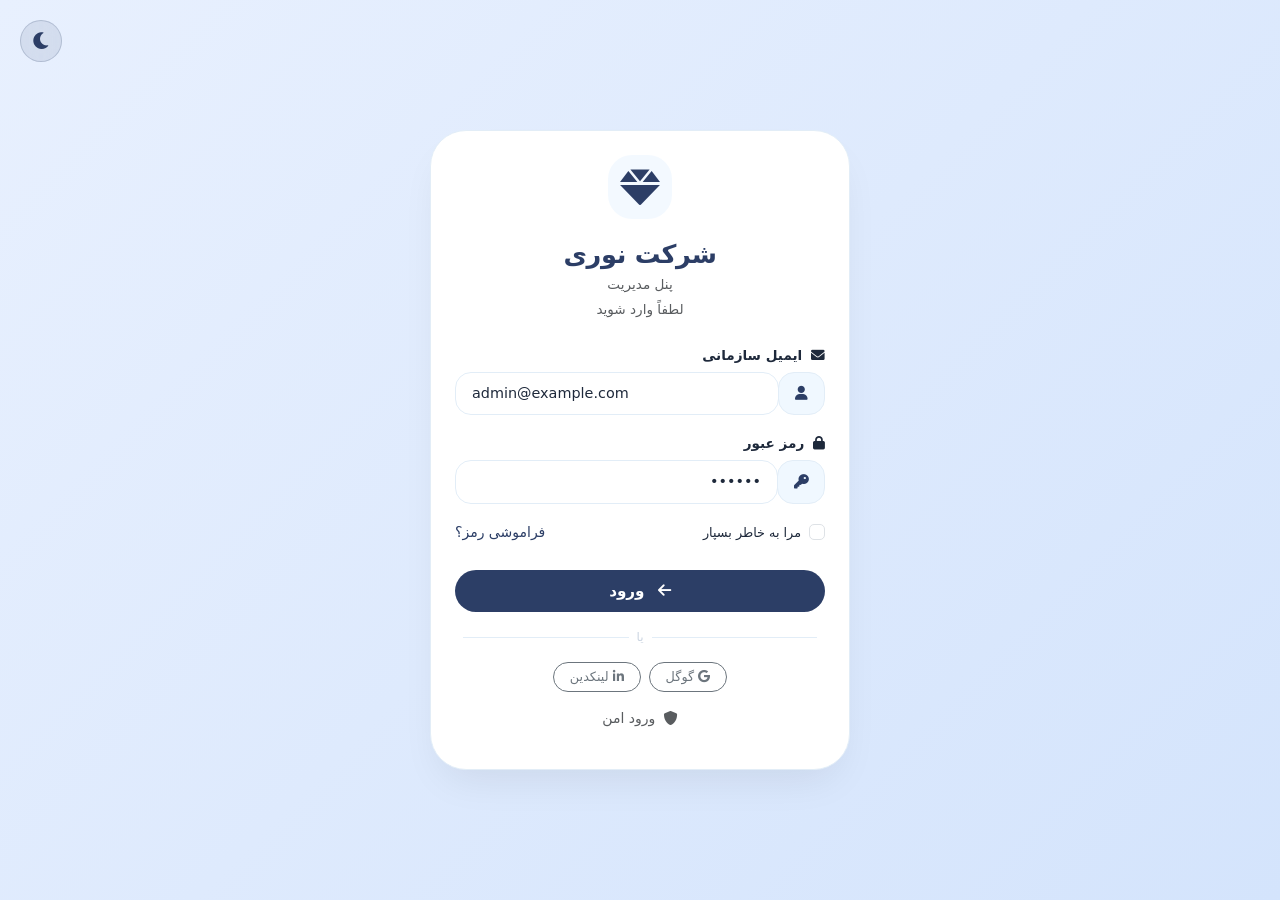
<file: login.html>
<!DOCTYPE html>
<html lang="fa" dir="rtl">
<head>
    <meta charset="UTF-8">
    <meta name="viewport" content="width=device-width, initial-scale=1.0, viewport-fit=cover">
    <title>ورود به پنل مدیریت</title>
    <!-- Bootstrap 5 RTL -->
    <!-- <link href="https://cdn.jsdelivr.net/npm/bootstrap@5.3.0-alpha1/dist/css/bootstrap.rtl.min.css" rel="stylesheet"> -->
    <!-- Font Awesome 6 -->
     <link rel="stylesheet" href="assets/css/booststrap-rtl.css">
    <link rel="stylesheet" href="https://cdnjs.cloudflare.com/ajax/libs/font-awesome/6.0.0-beta3/css/all.min.css">
    <link rel="stylesheet" href="assets/css/login.css">
</head>
<body class="light-mode">
    <div class="theme-toggle-login" id="themeToggleLogin">
        <i class="fas fa-moon" id="themeIconLogin"></i>
    </div>

    <div class="login-card p-4 p-md-4">
        <div class="login-header">
            <i class="fas fa-gem"></i>
            <h3 class="mt-2">شرکت نوری</h3>
            <p class="text-muted mb-0">پنل مدیریت</p>
            <p class="small text-muted mt-1">لطفاً وارد شوید</p>
        </div>

        <form id="loginForm" onsubmit="event.preventDefault(); handleLogin();">
            <div class="mb-3">
                <label class="form-label fw-semibold"><i class="fas fa-envelope me-1"></i> ایمیل سازمانی</label>
                <div class="input-group">
                    <span class="input-group-text"><i class="fas fa-user"></i></span>
                    <input type="email" class="form-control" id="email" placeholder="admin@noavaran.com" required autocomplete="email" value="admin@example.com">
                </div>
            </div>
            <div class="mb-3">
                <label class="form-label fw-semibold"><i class="fas fa-lock me-1"></i> رمز عبور</label>
                <div class="input-group">
                    <span class="input-group-text"><i class="fas fa-key"></i></span>
                    <input type="password" class="form-control" id="password" placeholder="••••••••" required autocomplete="current-password" value="123456">
                </div>
            </div>
            <div class="d-flex justify-content-between align-items-center mb-4">
                <div class="form-check">
                    <input class="form-check-input" type="checkbox" id="rememberMe" style="border-radius: 5px;">
                    <label class="form-check-label small" for="rememberMe">مرا به خاطر بسپار</label>
                </div>
                <a href="#" class="small">فراموشی رمز؟</a>
            </div>
            <button type="submit" class="btn btn-login w-100">
                <i class="fas fa-arrow-left me-2"></i> ورود
            </button>
        </form>

        <div class="divider my-3">یا</div>
        <div class="d-flex gap-2 justify-content-center">
            <button class="btn btn-outline-secondary rounded-pill px-3 py-1" style="border-radius: 40px; font-size: 0.8rem;" onclick="alert('ورود با گوگل')">
                <i class="fab fa-google"></i> گوگل
            </button>
            <button class="btn btn-outline-secondary rounded-pill px-3 py-1" style="border-radius: 40px; font-size: 0.8rem;" onclick="alert('ورود با لینکدین')">
                <i class="fab fa-linkedin-in"></i> لینکدین
            </button>
        </div>
        <p class="text-center text-muted mt-3 small">
            <i class="fas fa-shield-alt me-1"></i> ورود امن
        </p>
    </div>

    <script>
        const toggleBtn = document.getElementById('themeToggleLogin');
        const themeIcon = document.getElementById('themeIconLogin');
        
        const setTheme = (theme) => {
            document.body.classList.remove('light-mode', 'dark-mode');
            document.body.classList.add(theme);
            localStorage.setItem('loginTheme', theme);
            themeIcon.className = theme === 'dark-mode' ? 'fas fa-sun' : 'fas fa-moon';
        };
        
        const savedTheme = localStorage.getItem('loginTheme');
        if (savedTheme) {
            setTheme(savedTheme);
        } else {
            const adminTheme = localStorage.getItem('adminTheme');
            if (adminTheme) setTheme(adminTheme);
        }
        
        toggleBtn.addEventListener('click', () => {
            const isDark = document.body.classList.contains('dark-mode');
            setTheme(isDark ? 'light-mode' : 'dark-mode');
        });
        
        function handleLogin() {
            const email = document.getElementById('email').value;
            const password = document.getElementById('password').value;
            if (email && password) {
                const btn = document.querySelector('.btn-login');
                const originalText = btn.innerHTML;
                btn.innerHTML = '<i class="fas fa-spinner fa-spin me-2"></i>';
                btn.disabled = true;
                
                setTimeout(() => {
                    localStorage.setItem('isLoggedIn', 'true');
                    localStorage.setItem('userEmail', email);
                    window.location.href = 'admin-panel.html';
                    btn.innerHTML = originalText;
                    btn.disabled = false;
                }, 800);
            } else {
                alert('لطفاً ایمیل و رمز عبور را وارد کنید');
            }
        }
    </script>
    <script src="https://cdn.jsdelivr.net/npm/bootstrap@5.3.0-alpha1/dist/js/bootstrap.bundle.min.js"></script>
</body>
</html>
</file>
<file: assets/css/login.css>
:root {
            --primary-modern: #F0F8FF;
            --primary-light: #E6F3FF;
            --primary-dark: #D0E4F5;
            --bg-light: #f8fafc;
            --bg-dark: #121212;
            --surface-light: #ffffff;
            --surface-dark: #1e1e2f;
            --text-light: #1e293b;
            --text-dark: #e2e8f0;
            --border-light: #e9eef3;
            --border-dark: #2d2d3f;
        }

        * {
            transition: background-color 0.2s ease, color 0.2s, border-color 0.2s;
            margin: 0;
            padding: 0;
            box-sizing: border-box;
        }

        body {
            font-family: 'Inter', 'Segoe UI', system-ui, 'Tahoma';
            min-height: 100vh;
            display: flex;
            align-items: center;
            justify-content: center;
            padding: 16px;
            margin: 0;
            overflow-x: hidden;
        }

        /* تم لایت (پیش‌فرض) */
        body.light-mode {
            background: linear-gradient(135deg, #e8f0fe 0%, #d4e4fc 100%);
            color: var(--text-light);
        }
        body.light-mode .login-card {
            background-color: var(--surface-light);
            border: 1px solid #e2edf7;
            box-shadow: 0 20px 40px -12px rgba(0, 0, 0, 0.08);
        }
        body.light-mode .form-control {
            background-color: #ffffff;
            border-color: #e2edf7;
            color: var(--text-light);
        }
        body.light-mode .input-group-text {
            background-color: #F0F8FF;
            border-color: #e2edf7;
            color: #2c3e66;
        }

        /* تم دارک */
        body.dark-mode {
            background: linear-gradient(135deg, var(--bg-dark) 0%, #1a1a2e 100%);
            color: var(--text-dark);
        }
        body.dark-mode .login-card {
            background-color: var(--surface-dark);
            border: 1px solid var(--border-dark);
            box-shadow: 0 20px 40px -12px rgba(0, 0, 0, 0.5);
        }
        body.dark-mode .form-control {
            background-color: #2a2a3a;
            border-color: var(--border-dark);
            color: var(--text-dark);
        }
        body.dark-mode .form-control:focus {
            background-color: #2f2f42;
            border-color: #b8d4f0;
        }
        body.dark-mode .input-group-text {
            background-color: #2a2a3a;
            border-color: var(--border-dark);
            color: #94a3b8;
        }
        body.dark-mode .text-muted {
            color: #94a3b8 !important;
        }

        /* کارت لاگین */
        .login-card {
            border-radius: 36px;
            backdrop-filter: blur(2px);
            transition: all 0.3s ease;
            max-width: 420px;
            width: 100%;
            margin: 0 auto;
            overflow: hidden;
        }

        .login-header {
            text-align: center;
            margin-bottom: 1.5rem;
        }
        .login-header i {
            font-size: 2.5rem;
            color: #2c3e66;
            background: rgba(240, 248, 255, 0.8);
            padding: 12px;
            border-radius: 24px;
            margin-bottom: 0.75rem;
        }
        .login-header h3 {
            font-weight: 700;
            font-size: 1.6rem;
            letter-spacing: -0.3px;
            margin-bottom: 0.25rem;
            color: #2c3e66;
        }
        .login-header p {
            font-size: 0.85rem;
        }

        .form-control, .input-group-text {
            border-radius: 16px !important;
            padding: 10px 16px;
            font-size: 0.9rem;
        }
        .form-control:focus {
            border-color: #b8d4f0;
            box-shadow: 0 0 0 3px rgba(176, 196, 222, 0.2);
        }
        .btn-login {
            background: #2c3e66;
            border: none;
            padding: 10px;
            border-radius: 40px;
            font-weight: 600;
            font-size: 0.95rem;
            transition: all 0.2s;
            color: white;
        }
        .btn-login:hover {
            background: #1e2a4a;
            transform: translateY(-2px);
            box-shadow: 0 7px 14px rgba(44, 62, 102, 0.2);
        }
        .theme-toggle-login {
            position: fixed;
            top: 20px;
            left: 20px;
            cursor: pointer;
            width: 42px;
            height: 42px;
            display: flex;
            align-items: center;
            justify-content: center;
            border-radius: 50%;
            background: rgba(44, 62, 102, 0.1);
            backdrop-filter: blur(8px);
            z-index: 1100;
            border: 1px solid rgba(44, 62, 102, 0.2);
        }
        .theme-toggle-login i {
            font-size: 1.2rem;
            color: #2c3e66;
        }
        .divider {
            display: flex;
            align-items: center;
            text-align: center;
            color: #cbd5e1;
            font-size: 0.75rem;
        }
        .divider::before, .divider::after {
            content: '';
            flex: 1;
            border-bottom: 1px solid;
            margin: 0 8px;
        }
        body.light-mode .divider::before,
        body.light-mode .divider::after {
            border-color: #e2edf7;
        }
        body.dark-mode .divider::before,
        body.dark-mode .divider::after {
            border-color: var(--border-dark);
        }
        a {
            color: #2c3e66;
            text-decoration: none;
            font-size: 0.8rem;
        }
        a:hover {
            color: #1e2a4a;
            text-decoration: underline;
        }
        .form-label {
            font-size: 0.85rem;
            margin-bottom: 0.4rem;
        }
        .form-check-label {
            font-size: 0.8rem;
        }
        
        html, body {
            max-width: 100%;
            overflow-x: hidden;
            position: relative;
        }
        
        @media (max-width: 576px) {
            body {
                padding: 12px;
            }
            .login-card {
                padding: 1.75rem !important;
                max-width: 100%;
            }
            .theme-toggle-login {
                top: 12px;
                left: 12px;
                width: 36px;
                height: 36px;
            }
        }
        
        @media (min-width: 577px) and (max-width: 1200px) {
            .login-card {
                max-width: 400px;
                padding: 2rem !important;
            }
        }
        
        @media (min-width: 1201px) {
            .login-card {
                max-width: 420px;
            }
        }
</file>
<file: assets/css/booststrap-rtl.css>
@charset "UTF-8";/*!
 * Bootstrap  v5.3.0-alpha1 (https://getbootstrap.com/)
 * Copyright 2011-2022 The Bootstrap Authors
 * Licensed under MIT (https://github.com/twbs/bootstrap/blob/main/LICENSE)
 */:root,[data-bs-theme=light]{--bs-blue:#0d6efd;--bs-indigo:#6610f2;--bs-purple:#6f42c1;--bs-pink:#d63384;--bs-red:#dc3545;--bs-orange:#fd7e14;--bs-yellow:#ffc107;--bs-green:#198754;--bs-teal:#20c997;--bs-cyan:#0dcaf0;--bs-black:#000;--bs-white:#fff;--bs-gray:#6c757d;--bs-gray-dark:#343a40;--bs-gray-100:#f8f9fa;--bs-gray-200:#e9ecef;--bs-gray-300:#dee2e6;--bs-gray-400:#ced4da;--bs-gray-500:#adb5bd;--bs-gray-600:#6c757d;--bs-gray-700:#495057;--bs-gray-800:#343a40;--bs-gray-900:#212529;--bs-primary:#0d6efd;--bs-secondary:#6c757d;--bs-success:#198754;--bs-info:#0dcaf0;--bs-warning:#ffc107;--bs-danger:#dc3545;--bs-light:#f8f9fa;--bs-dark:#212529;--bs-primary-rgb:13,110,253;--bs-secondary-rgb:108,117,125;--bs-success-rgb:25,135,84;--bs-info-rgb:13,202,240;--bs-warning-rgb:255,193,7;--bs-danger-rgb:220,53,69;--bs-light-rgb:248,249,250;--bs-dark-rgb:33,37,41;--bs-primary-text:#0a58ca;--bs-secondary-text:#6c757d;--bs-success-text:#146c43;--bs-info-text:#087990;--bs-warning-text:#997404;--bs-danger-text:#b02a37;--bs-light-text:#6c757d;--bs-dark-text:#495057;--bs-primary-bg-subtle:#cfe2ff;--bs-secondary-bg-subtle:#f8f9fa;--bs-success-bg-subtle:#d1e7dd;--bs-info-bg-subtle:#cff4fc;--bs-warning-bg-subtle:#fff3cd;--bs-danger-bg-subtle:#f8d7da;--bs-light-bg-subtle:#fcfcfd;--bs-dark-bg-subtle:#ced4da;--bs-primary-border-subtle:#9ec5fe;--bs-secondary-border-subtle:#e9ecef;--bs-success-border-subtle:#a3cfbb;--bs-info-border-subtle:#9eeaf9;--bs-warning-border-subtle:#ffe69c;--bs-danger-border-subtle:#f1aeb5;--bs-light-border-subtle:#e9ecef;--bs-dark-border-subtle:#adb5bd;--bs-white-rgb:255,255,255;--bs-black-rgb:0,0,0;--bs-body-color-rgb:33,37,41;--bs-body-bg-rgb:255,255,255;--bs-font-sans-serif:system-ui,-apple-system,"Segoe UI",Roboto,"Helvetica Neue","Noto Sans","Liberation Sans",Arial,sans-serif,"Apple Color Emoji","Segoe UI Emoji","Segoe UI Symbol","Noto Color Emoji";--bs-font-monospace:SFMono-Regular,Menlo,Monaco,Consolas,"Liberation Mono","Courier New",monospace;--bs-gradient:linear-gradient(180deg, rgba(255, 255, 255, 0.15), rgba(255, 255, 255, 0));--bs-body-font-family:var(--bs-font-sans-serif);--bs-body-font-size:1rem;--bs-body-font-weight:400;--bs-body-line-height:1.5;--bs-body-color:#212529;--bs-emphasis-color:#000;--bs-emphasis-color-rgb:0,0,0;--bs-secondary-color:rgba(33, 37, 41, 0.75);--bs-secondary-color-rgb:33,37,41;--bs-secondary-bg:#e9ecef;--bs-secondary-bg-rgb:233,236,239;--bs-tertiary-color:rgba(33, 37, 41, 0.5);--bs-tertiary-color-rgb:33,37,41;--bs-tertiary-bg:#f8f9fa;--bs-tertiary-bg-rgb:248,249,250;--bs-body-bg:#fff;--bs-body-bg-rgb:255,255,255;--bs-link-color:#0d6efd;--bs-link-color-rgb:13,110,253;--bs-link-decoration:underline;--bs-link-hover-color:#0a58ca;--bs-link-hover-color-rgb:10,88,202;--bs-code-color:#d63384;--bs-highlight-bg:#fff3cd;--bs-border-width:1px;--bs-border-style:solid;--bs-border-color:#dee2e6;--bs-border-color-translucent:rgba(0, 0, 0, 0.175);--bs-border-radius:0.375rem;--bs-border-radius-sm:0.25rem;--bs-border-radius-lg:0.5rem;--bs-border-radius-xl:1rem;--bs-border-radius-2xl:2rem;--bs-border-radius-pill:50rem;--bs-box-shadow:0 0.5rem 1rem rgba(var(--bs-body-color-rgb), 0.15);--bs-box-shadow-sm:0 0.125rem 0.25rem rgba(var(--bs-body-color-rgb), 0.075);--bs-box-shadow-lg:0 1rem 3rem rgba(var(--bs-body-color-rgb), 0.175);--bs-box-shadow-inset:inset 0 1px 2px rgba(var(--bs-body-color-rgb), 0.075);--bs-emphasis-color:#000;--bs-form-control-bg:var(--bs-body-bg);--bs-form-control-disabled-bg:var(--bs-secondary-bg);--bs-highlight-bg:#fff3cd;--bs-breakpoint-xs:0;--bs-breakpoint-sm:576px;--bs-breakpoint-md:768px;--bs-breakpoint-lg:992px;--bs-breakpoint-xl:1200px;--bs-breakpoint-xxl:1400px}[data-bs-theme=dark]{--bs-body-color:#adb5bd;--bs-body-color-rgb:173,181,189;--bs-body-bg:#212529;--bs-body-bg-rgb:33,37,41;--bs-emphasis-color:#f8f9fa;--bs-emphasis-color-rgb:248,249,250;--bs-secondary-color:rgba(173, 181, 189, 0.75);--bs-secondary-color-rgb:173,181,189;--bs-secondary-bg:#343a40;--bs-secondary-bg-rgb:52,58,64;--bs-tertiary-color:rgba(173, 181, 189, 0.5);--bs-tertiary-color-rgb:173,181,189;--bs-tertiary-bg:#2b3035;--bs-tertiary-bg-rgb:43,48,53;--bs-emphasis-color:#fff;--bs-primary-text:#6ea8fe;--bs-secondary-text:#dee2e6;--bs-success-text:#75b798;--bs-info-text:#6edff6;--bs-warning-text:#ffda6a;--bs-danger-text:#ea868f;--bs-light-text:#f8f9fa;--bs-dark-text:#dee2e6;--bs-primary-bg-subtle:#031633;--bs-secondary-bg-subtle:#212529;--bs-success-bg-subtle:#051b11;--bs-info-bg-subtle:#032830;--bs-warning-bg-subtle:#332701;--bs-danger-bg-subtle:#2c0b0e;--bs-light-bg-subtle:#343a40;--bs-dark-bg-subtle:#1a1d20;--bs-primary-border-subtle:#084298;--bs-secondary-border-subtle:#495057;--bs-success-border-subtle:#0f5132;--bs-info-border-subtle:#055160;--bs-warning-border-subtle:#664d03;--bs-danger-border-subtle:#842029;--bs-light-border-subtle:#495057;--bs-dark-border-subtle:#343a40;--bs-heading-color:#fff;--bs-link-color:#6ea8fe;--bs-link-hover-color:#9ec5fe;--bs-link-color-rgb:110,168,254;--bs-link-hover-color-rgb:158,197,254;--bs-code-color:#e685b5;--bs-border-color:#495057;--bs-border-color-translucent:rgba(255, 255, 255, 0.15)}*,::after,::before{box-sizing:border-box}@media (prefers-reduced-motion:no-preference){:root{scroll-behavior:smooth}}body{margin:0;font-family:var(--bs-body-font-family);font-size:var(--bs-body-font-size);font-weight:var(--bs-body-font-weight);line-height:var(--bs-body-line-height);color:var(--bs-body-color);text-align:var(--bs-body-text-align);background-color:var(--bs-body-bg);-webkit-text-size-adjust:100%;-webkit-tap-highlight-color:transparent}hr{margin:1rem 0;color:inherit;border:0;border-top:var(--bs-border-width) solid;opacity:.25}.h1,.h2,.h3,.h4,.h5,.h6,h1,h2,h3,h4,h5,h6{margin-top:0;margin-bottom:.5rem;font-weight:500;line-height:1.2;color:var(--bs-heading-color,inherit)}.h1,h1{font-size:calc(1.375rem + 1.5vw)}@media (min-width:1200px){.h1,h1{font-size:2.5rem}}.h2,h2{font-size:calc(1.325rem + .9vw)}@media (min-width:1200px){.h2,h2{font-size:2rem}}.h3,h3{font-size:calc(1.3rem + .6vw)}@media (min-width:1200px){.h3,h3{font-size:1.75rem}}.h4,h4{font-size:calc(1.275rem + .3vw)}@media (min-width:1200px){.h4,h4{font-size:1.5rem}}.h5,h5{font-size:1.25rem}.h6,h6{font-size:1rem}p{margin-top:0;margin-bottom:1rem}abbr[title]{-webkit-text-decoration:underline dotted;text-decoration:underline dotted;cursor:help;-webkit-text-decoration-skip-ink:none;text-decoration-skip-ink:none}address{margin-bottom:1rem;font-style:normal;line-height:inherit}ol,ul{padding-right:2rem}dl,ol,ul{margin-top:0;margin-bottom:1rem}ol ol,ol ul,ul ol,ul ul{margin-bottom:0}dt{font-weight:700}dd{margin-bottom:.5rem;margin-right:0}blockquote{margin:0 0 1rem}b,strong{font-weight:bolder}.small,small{font-size:.875em}.mark,mark{padding:.1875em;background-color:var(--bs-highlight-bg)}sub,sup{position:relative;font-size:.75em;line-height:0;vertical-align:baseline}sub{bottom:-.25em}sup{top:-.5em}a{color:rgba(var(--bs-link-color-rgb),var(--bs-link-opacity,1));text-decoration:underline}a:hover{--bs-link-color-rgb:var(--bs-link-hover-color-rgb)}a:not([href]):not([class]),a:not([href]):not([class]):hover{color:inherit;text-decoration:none}code,kbd,pre,samp{font-family:var(--bs-font-monospace);font-size:1em}pre{display:block;margin-top:0;margin-bottom:1rem;overflow:auto;font-size:.875em}pre code{font-size:inherit;color:inherit;word-break:normal}code{font-size:.875em;color:var(--bs-code-color);word-wrap:break-word}a>code{color:inherit}kbd{padding:.1875rem .375rem;font-size:.875em;color:var(--bs-body-bg);background-color:var(--bs-body-color);border-radius:.25rem}kbd kbd{padding:0;font-size:1em}figure{margin:0 0 1rem}img,svg{vertical-align:middle}table{caption-side:bottom;border-collapse:collapse}caption{padding-top:.5rem;padding-bottom:.5rem;color:var(--bs-secondary-color);text-align:right}th{text-align:inherit;text-align:-webkit-match-parent}tbody,td,tfoot,th,thead,tr{border-color:inherit;border-style:solid;border-width:0}label{display:inline-block}button{border-radius:0}button:focus:not(:focus-visible){outline:0}button,input,optgroup,select,textarea{margin:0;font-family:inherit;font-size:inherit;line-height:inherit}button,select{text-transform:none}[role=button]{cursor:pointer}select{word-wrap:normal}select:disabled{opacity:1}[list]:not([type=date]):not([type=datetime-local]):not([type=month]):not([type=week]):not([type=time])::-webkit-calendar-picker-indicator{display:none!important}[type=button],[type=reset],[type=submit],button{-webkit-appearance:button}[type=button]:not(:disabled),[type=reset]:not(:disabled),[type=submit]:not(:disabled),button:not(:disabled){cursor:pointer}::-moz-focus-inner{padding:0;border-style:none}textarea{resize:vertical}fieldset{min-width:0;padding:0;margin:0;border:0}legend{float:right;width:100%;padding:0;margin-bottom:.5rem;font-size:calc(1.275rem + .3vw);line-height:inherit}@media (min-width:1200px){legend{font-size:1.5rem}}legend+*{clear:right}::-webkit-datetime-edit-day-field,::-webkit-datetime-edit-fields-wrapper,::-webkit-datetime-edit-hour-field,::-webkit-datetime-edit-minute,::-webkit-datetime-edit-month-field,::-webkit-datetime-edit-text,::-webkit-datetime-edit-year-field{padding:0}::-webkit-inner-spin-button{height:auto}[type=search]{outline-offset:-2px;-webkit-appearance:textfield}[type=email],[type=number],[type=tel],[type=url]{direction:ltr}::-webkit-search-decoration{-webkit-appearance:none}::-webkit-color-swatch-wrapper{padding:0}::-webkit-file-upload-button{font:inherit;-webkit-appearance:button}::file-selector-button{font:inherit;-webkit-appearance:button}output{display:inline-block}iframe{border:0}summary{display:list-item;cursor:pointer}progress{vertical-align:baseline}[hidden]{display:none!important}.lead{font-size:1.25rem;font-weight:300}.display-1{font-size:calc(1.625rem + 4.5vw);font-weight:300;line-height:1.2}@media (min-width:1200px){.display-1{font-size:5rem}}.display-2{font-size:calc(1.575rem + 3.9vw);font-weight:300;line-height:1.2}@media (min-width:1200px){.display-2{font-size:4.5rem}}.display-3{font-size:calc(1.525rem + 3.3vw);font-weight:300;line-height:1.2}@media (min-width:1200px){.display-3{font-size:4rem}}.display-4{font-size:calc(1.475rem + 2.7vw);font-weight:300;line-height:1.2}@media (min-width:1200px){.display-4{font-size:3.5rem}}.display-5{font-size:calc(1.425rem + 2.1vw);font-weight:300;line-height:1.2}@media (min-width:1200px){.display-5{font-size:3rem}}.display-6{font-size:calc(1.375rem + 1.5vw);font-weight:300;line-height:1.2}@media (min-width:1200px){.display-6{font-size:2.5rem}}.list-unstyled{padding-right:0;list-style:none}.list-inline{padding-right:0;list-style:none}.list-inline-item{display:inline-block}.list-inline-item:not(:last-child){margin-left:.5rem}.initialism{font-size:.875em;text-transform:uppercase}.blockquote{margin-bottom:1rem;font-size:1.25rem}.blockquote>:last-child{margin-bottom:0}.blockquote-footer{margin-top:-1rem;margin-bottom:1rem;font-size:.875em;color:#6c757d}.blockquote-footer::before{content:"— "}.img-fluid{max-width:100%;height:auto}.img-thumbnail{padding:.25rem;background-color:var(--bs-body-bg);border:var(--bs-border-width) solid var(--bs-border-color);border-radius:var(--bs-border-radius);max-width:100%;height:auto}.figure{display:inline-block}.figure-img{margin-bottom:.5rem;line-height:1}.figure-caption{font-size:.875em;color:var(--bs-secondary-color)}.container,.container-fluid,.container-lg,.container-md,.container-sm,.container-xl,.container-xxl{--bs-gutter-x:1.5rem;--bs-gutter-y:0;width:100%;padding-left:calc(var(--bs-gutter-x) * .5);padding-right:calc(var(--bs-gutter-x) * .5);margin-left:auto;margin-right:auto}@media (min-width:576px){.container,.container-sm{max-width:540px}}@media (min-width:768px){.container,.container-md,.container-sm{max-width:720px}}@media (min-width:992px){.container,.container-lg,.container-md,.container-sm{max-width:960px}}@media (min-width:1200px){.container,.container-lg,.container-md,.container-sm,.container-xl{max-width:1140px}}@media (min-width:1400px){.container,.container-lg,.container-md,.container-sm,.container-xl,.container-xxl{max-width:1320px}}.row{--bs-gutter-x:1.5rem;--bs-gutter-y:0;display:flex;flex-wrap:wrap;margin-top:calc(-1 * var(--bs-gutter-y));margin-left:calc(-.5 * var(--bs-gutter-x));margin-right:calc(-.5 * var(--bs-gutter-x))}.row>*{flex-shrink:0;width:100%;max-width:100%;padding-left:calc(var(--bs-gutter-x) * .5);padding-right:calc(var(--bs-gutter-x) * .5);margin-top:var(--bs-gutter-y)}.col{flex:1 0 0%}.row-cols-auto>*{flex:0 0 auto;width:auto}.row-cols-1>*{flex:0 0 auto;width:100%}.row-cols-2>*{flex:0 0 auto;width:50%}.row-cols-3>*{flex:0 0 auto;width:33.3333333333%}.row-cols-4>*{flex:0 0 auto;width:25%}.row-cols-5>*{flex:0 0 auto;width:20%}.row-cols-6>*{flex:0 0 auto;width:16.6666666667%}.col-auto{flex:0 0 auto;width:auto}.col-1{flex:0 0 auto;width:8.33333333%}.col-2{flex:0 0 auto;width:16.66666667%}.col-3{flex:0 0 auto;width:25%}.col-4{flex:0 0 auto;width:33.33333333%}.col-5{flex:0 0 auto;width:41.66666667%}.col-6{flex:0 0 auto;width:50%}.col-7{flex:0 0 auto;width:58.33333333%}.col-8{flex:0 0 auto;width:66.66666667%}.col-9{flex:0 0 auto;width:75%}.col-10{flex:0 0 auto;width:83.33333333%}.col-11{flex:0 0 auto;width:91.66666667%}.col-12{flex:0 0 auto;width:100%}.offset-1{margin-right:8.33333333%}.offset-2{margin-right:16.66666667%}.offset-3{margin-right:25%}.offset-4{margin-right:33.33333333%}.offset-5{margin-right:41.66666667%}.offset-6{margin-right:50%}.offset-7{margin-right:58.33333333%}.offset-8{margin-right:66.66666667%}.offset-9{margin-right:75%}.offset-10{margin-right:83.33333333%}.offset-11{margin-right:91.66666667%}.g-0,.gx-0{--bs-gutter-x:0}.g-0,.gy-0{--bs-gutter-y:0}.g-1,.gx-1{--bs-gutter-x:0.25rem}.g-1,.gy-1{--bs-gutter-y:0.25rem}.g-2,.gx-2{--bs-gutter-x:0.5rem}.g-2,.gy-2{--bs-gutter-y:0.5rem}.g-3,.gx-3{--bs-gutter-x:1rem}.g-3,.gy-3{--bs-gutter-y:1rem}.g-4,.gx-4{--bs-gutter-x:1.5rem}.g-4,.gy-4{--bs-gutter-y:1.5rem}.g-5,.gx-5{--bs-gutter-x:3rem}.g-5,.gy-5{--bs-gutter-y:3rem}@media (min-width:576px){.col-sm{flex:1 0 0%}.row-cols-sm-auto>*{flex:0 0 auto;width:auto}.row-cols-sm-1>*{flex:0 0 auto;width:100%}.row-cols-sm-2>*{flex:0 0 auto;width:50%}.row-cols-sm-3>*{flex:0 0 auto;width:33.3333333333%}.row-cols-sm-4>*{flex:0 0 auto;width:25%}.row-cols-sm-5>*{flex:0 0 auto;width:20%}.row-cols-sm-6>*{flex:0 0 auto;width:16.6666666667%}.col-sm-auto{flex:0 0 auto;width:auto}.col-sm-1{flex:0 0 auto;width:8.33333333%}.col-sm-2{flex:0 0 auto;width:16.66666667%}.col-sm-3{flex:0 0 auto;width:25%}.col-sm-4{flex:0 0 auto;width:33.33333333%}.col-sm-5{flex:0 0 auto;width:41.66666667%}.col-sm-6{flex:0 0 auto;width:50%}.col-sm-7{flex:0 0 auto;width:58.33333333%}.col-sm-8{flex:0 0 auto;width:66.66666667%}.col-sm-9{flex:0 0 auto;width:75%}.col-sm-10{flex:0 0 auto;width:83.33333333%}.col-sm-11{flex:0 0 auto;width:91.66666667%}.col-sm-12{flex:0 0 auto;width:100%}.offset-sm-0{margin-right:0}.offset-sm-1{margin-right:8.33333333%}.offset-sm-2{margin-right:16.66666667%}.offset-sm-3{margin-right:25%}.offset-sm-4{margin-right:33.33333333%}.offset-sm-5{margin-right:41.66666667%}.offset-sm-6{margin-right:50%}.offset-sm-7{margin-right:58.33333333%}.offset-sm-8{margin-right:66.66666667%}.offset-sm-9{margin-right:75%}.offset-sm-10{margin-right:83.33333333%}.offset-sm-11{margin-right:91.66666667%}.g-sm-0,.gx-sm-0{--bs-gutter-x:0}.g-sm-0,.gy-sm-0{--bs-gutter-y:0}.g-sm-1,.gx-sm-1{--bs-gutter-x:0.25rem}.g-sm-1,.gy-sm-1{--bs-gutter-y:0.25rem}.g-sm-2,.gx-sm-2{--bs-gutter-x:0.5rem}.g-sm-2,.gy-sm-2{--bs-gutter-y:0.5rem}.g-sm-3,.gx-sm-3{--bs-gutter-x:1rem}.g-sm-3,.gy-sm-3{--bs-gutter-y:1rem}.g-sm-4,.gx-sm-4{--bs-gutter-x:1.5rem}.g-sm-4,.gy-sm-4{--bs-gutter-y:1.5rem}.g-sm-5,.gx-sm-5{--bs-gutter-x:3rem}.g-sm-5,.gy-sm-5{--bs-gutter-y:3rem}}@media (min-width:768px){.col-md{flex:1 0 0%}.row-cols-md-auto>*{flex:0 0 auto;width:auto}.row-cols-md-1>*{flex:0 0 auto;width:100%}.row-cols-md-2>*{flex:0 0 auto;width:50%}.row-cols-md-3>*{flex:0 0 auto;width:33.3333333333%}.row-cols-md-4>*{flex:0 0 auto;width:25%}.row-cols-md-5>*{flex:0 0 auto;width:20%}.row-cols-md-6>*{flex:0 0 auto;width:16.6666666667%}.col-md-auto{flex:0 0 auto;width:auto}.col-md-1{flex:0 0 auto;width:8.33333333%}.col-md-2{flex:0 0 auto;width:16.66666667%}.col-md-3{flex:0 0 auto;width:25%}.col-md-4{flex:0 0 auto;width:33.33333333%}.col-md-5{flex:0 0 auto;width:41.66666667%}.col-md-6{flex:0 0 auto;width:50%}.col-md-7{flex:0 0 auto;width:58.33333333%}.col-md-8{flex:0 0 auto;width:66.66666667%}.col-md-9{flex:0 0 auto;width:75%}.col-md-10{flex:0 0 auto;width:83.33333333%}.col-md-11{flex:0 0 auto;width:91.66666667%}.col-md-12{flex:0 0 auto;width:100%}.offset-md-0{margin-right:0}.offset-md-1{margin-right:8.33333333%}.offset-md-2{margin-right:16.66666667%}.offset-md-3{margin-right:25%}.offset-md-4{margin-right:33.33333333%}.offset-md-5{margin-right:41.66666667%}.offset-md-6{margin-right:50%}.offset-md-7{margin-right:58.33333333%}.offset-md-8{margin-right:66.66666667%}.offset-md-9{margin-right:75%}.offset-md-10{margin-right:83.33333333%}.offset-md-11{margin-right:91.66666667%}.g-md-0,.gx-md-0{--bs-gutter-x:0}.g-md-0,.gy-md-0{--bs-gutter-y:0}.g-md-1,.gx-md-1{--bs-gutter-x:0.25rem}.g-md-1,.gy-md-1{--bs-gutter-y:0.25rem}.g-md-2,.gx-md-2{--bs-gutter-x:0.5rem}.g-md-2,.gy-md-2{--bs-gutter-y:0.5rem}.g-md-3,.gx-md-3{--bs-gutter-x:1rem}.g-md-3,.gy-md-3{--bs-gutter-y:1rem}.g-md-4,.gx-md-4{--bs-gutter-x:1.5rem}.g-md-4,.gy-md-4{--bs-gutter-y:1.5rem}.g-md-5,.gx-md-5{--bs-gutter-x:3rem}.g-md-5,.gy-md-5{--bs-gutter-y:3rem}}@media (min-width:992px){.col-lg{flex:1 0 0%}.row-cols-lg-auto>*{flex:0 0 auto;width:auto}.row-cols-lg-1>*{flex:0 0 auto;width:100%}.row-cols-lg-2>*{flex:0 0 auto;width:50%}.row-cols-lg-3>*{flex:0 0 auto;width:33.3333333333%}.row-cols-lg-4>*{flex:0 0 auto;width:25%}.row-cols-lg-5>*{flex:0 0 auto;width:20%}.row-cols-lg-6>*{flex:0 0 auto;width:16.6666666667%}.col-lg-auto{flex:0 0 auto;width:auto}.col-lg-1{flex:0 0 auto;width:8.33333333%}.col-lg-2{flex:0 0 auto;width:16.66666667%}.col-lg-3{flex:0 0 auto;width:25%}.col-lg-4{flex:0 0 auto;width:33.33333333%}.col-lg-5{flex:0 0 auto;width:41.66666667%}.col-lg-6{flex:0 0 auto;width:50%}.col-lg-7{flex:0 0 auto;width:58.33333333%}.col-lg-8{flex:0 0 auto;width:66.66666667%}.col-lg-9{flex:0 0 auto;width:75%}.col-lg-10{flex:0 0 auto;width:83.33333333%}.col-lg-11{flex:0 0 auto;width:91.66666667%}.col-lg-12{flex:0 0 auto;width:100%}.offset-lg-0{margin-right:0}.offset-lg-1{margin-right:8.33333333%}.offset-lg-2{margin-right:16.66666667%}.offset-lg-3{margin-right:25%}.offset-lg-4{margin-right:33.33333333%}.offset-lg-5{margin-right:41.66666667%}.offset-lg-6{margin-right:50%}.offset-lg-7{margin-right:58.33333333%}.offset-lg-8{margin-right:66.66666667%}.offset-lg-9{margin-right:75%}.offset-lg-10{margin-right:83.33333333%}.offset-lg-11{margin-right:91.66666667%}.g-lg-0,.gx-lg-0{--bs-gutter-x:0}.g-lg-0,.gy-lg-0{--bs-gutter-y:0}.g-lg-1,.gx-lg-1{--bs-gutter-x:0.25rem}.g-lg-1,.gy-lg-1{--bs-gutter-y:0.25rem}.g-lg-2,.gx-lg-2{--bs-gutter-x:0.5rem}.g-lg-2,.gy-lg-2{--bs-gutter-y:0.5rem}.g-lg-3,.gx-lg-3{--bs-gutter-x:1rem}.g-lg-3,.gy-lg-3{--bs-gutter-y:1rem}.g-lg-4,.gx-lg-4{--bs-gutter-x:1.5rem}.g-lg-4,.gy-lg-4{--bs-gutter-y:1.5rem}.g-lg-5,.gx-lg-5{--bs-gutter-x:3rem}.g-lg-5,.gy-lg-5{--bs-gutter-y:3rem}}@media (min-width:1200px){.col-xl{flex:1 0 0%}.row-cols-xl-auto>*{flex:0 0 auto;width:auto}.row-cols-xl-1>*{flex:0 0 auto;width:100%}.row-cols-xl-2>*{flex:0 0 auto;width:50%}.row-cols-xl-3>*{flex:0 0 auto;width:33.3333333333%}.row-cols-xl-4>*{flex:0 0 auto;width:25%}.row-cols-xl-5>*{flex:0 0 auto;width:20%}.row-cols-xl-6>*{flex:0 0 auto;width:16.6666666667%}.col-xl-auto{flex:0 0 auto;width:auto}.col-xl-1{flex:0 0 auto;width:8.33333333%}.col-xl-2{flex:0 0 auto;width:16.66666667%}.col-xl-3{flex:0 0 auto;width:25%}.col-xl-4{flex:0 0 auto;width:33.33333333%}.col-xl-5{flex:0 0 auto;width:41.66666667%}.col-xl-6{flex:0 0 auto;width:50%}.col-xl-7{flex:0 0 auto;width:58.33333333%}.col-xl-8{flex:0 0 auto;width:66.66666667%}.col-xl-9{flex:0 0 auto;width:75%}.col-xl-10{flex:0 0 auto;width:83.33333333%}.col-xl-11{flex:0 0 auto;width:91.66666667%}.col-xl-12{flex:0 0 auto;width:100%}.offset-xl-0{margin-right:0}.offset-xl-1{margin-right:8.33333333%}.offset-xl-2{margin-right:16.66666667%}.offset-xl-3{margin-right:25%}.offset-xl-4{margin-right:33.33333333%}.offset-xl-5{margin-right:41.66666667%}.offset-xl-6{margin-right:50%}.offset-xl-7{margin-right:58.33333333%}.offset-xl-8{margin-right:66.66666667%}.offset-xl-9{margin-right:75%}.offset-xl-10{margin-right:83.33333333%}.offset-xl-11{margin-right:91.66666667%}.g-xl-0,.gx-xl-0{--bs-gutter-x:0}.g-xl-0,.gy-xl-0{--bs-gutter-y:0}.g-xl-1,.gx-xl-1{--bs-gutter-x:0.25rem}.g-xl-1,.gy-xl-1{--bs-gutter-y:0.25rem}.g-xl-2,.gx-xl-2{--bs-gutter-x:0.5rem}.g-xl-2,.gy-xl-2{--bs-gutter-y:0.5rem}.g-xl-3,.gx-xl-3{--bs-gutter-x:1rem}.g-xl-3,.gy-xl-3{--bs-gutter-y:1rem}.g-xl-4,.gx-xl-4{--bs-gutter-x:1.5rem}.g-xl-4,.gy-xl-4{--bs-gutter-y:1.5rem}.g-xl-5,.gx-xl-5{--bs-gutter-x:3rem}.g-xl-5,.gy-xl-5{--bs-gutter-y:3rem}}@media (min-width:1400px){.col-xxl{flex:1 0 0%}.row-cols-xxl-auto>*{flex:0 0 auto;width:auto}.row-cols-xxl-1>*{flex:0 0 auto;width:100%}.row-cols-xxl-2>*{flex:0 0 auto;width:50%}.row-cols-xxl-3>*{flex:0 0 auto;width:33.3333333333%}.row-cols-xxl-4>*{flex:0 0 auto;width:25%}.row-cols-xxl-5>*{flex:0 0 auto;width:20%}.row-cols-xxl-6>*{flex:0 0 auto;width:16.6666666667%}.col-xxl-auto{flex:0 0 auto;width:auto}.col-xxl-1{flex:0 0 auto;width:8.33333333%}.col-xxl-2{flex:0 0 auto;width:16.66666667%}.col-xxl-3{flex:0 0 auto;width:25%}.col-xxl-4{flex:0 0 auto;width:33.33333333%}.col-xxl-5{flex:0 0 auto;width:41.66666667%}.col-xxl-6{flex:0 0 auto;width:50%}.col-xxl-7{flex:0 0 auto;width:58.33333333%}.col-xxl-8{flex:0 0 auto;width:66.66666667%}.col-xxl-9{flex:0 0 auto;width:75%}.col-xxl-10{flex:0 0 auto;width:83.33333333%}.col-xxl-11{flex:0 0 auto;width:91.66666667%}.col-xxl-12{flex:0 0 auto;width:100%}.offset-xxl-0{margin-right:0}.offset-xxl-1{margin-right:8.33333333%}.offset-xxl-2{margin-right:16.66666667%}.offset-xxl-3{margin-right:25%}.offset-xxl-4{margin-right:33.33333333%}.offset-xxl-5{margin-right:41.66666667%}.offset-xxl-6{margin-right:50%}.offset-xxl-7{margin-right:58.33333333%}.offset-xxl-8{margin-right:66.66666667%}.offset-xxl-9{margin-right:75%}.offset-xxl-10{margin-right:83.33333333%}.offset-xxl-11{margin-right:91.66666667%}.g-xxl-0,.gx-xxl-0{--bs-gutter-x:0}.g-xxl-0,.gy-xxl-0{--bs-gutter-y:0}.g-xxl-1,.gx-xxl-1{--bs-gutter-x:0.25rem}.g-xxl-1,.gy-xxl-1{--bs-gutter-y:0.25rem}.g-xxl-2,.gx-xxl-2{--bs-gutter-x:0.5rem}.g-xxl-2,.gy-xxl-2{--bs-gutter-y:0.5rem}.g-xxl-3,.gx-xxl-3{--bs-gutter-x:1rem}.g-xxl-3,.gy-xxl-3{--bs-gutter-y:1rem}.g-xxl-4,.gx-xxl-4{--bs-gutter-x:1.5rem}.g-xxl-4,.gy-xxl-4{--bs-gutter-y:1.5rem}.g-xxl-5,.gx-xxl-5{--bs-gutter-x:3rem}.g-xxl-5,.gy-xxl-5{--bs-gutter-y:3rem}}.table{--bs-table-color:var(--bs-body-color);--bs-table-bg:transparent;--bs-table-border-color:var(--bs-border-color);--bs-table-accent-bg:transparent;--bs-table-striped-color:var(--bs-body-color);--bs-table-striped-bg:rgba(0, 0, 0, 0.05);--bs-table-active-color:var(--bs-body-color);--bs-table-active-bg:rgba(0, 0, 0, 0.1);--bs-table-hover-color:var(--bs-body-color);--bs-table-hover-bg:rgba(0, 0, 0, 0.075);width:100%;margin-bottom:1rem;color:var(--bs-table-color);vertical-align:top;border-color:var(--bs-table-border-color)}.table>:not(caption)>*>*{padding:.5rem .5rem;background-color:var(--bs-table-bg);border-bottom-width:var(--bs-border-width);box-shadow:inset 0 0 0 9999px var(--bs-table-accent-bg)}.table>tbody{vertical-align:inherit}.table>thead{vertical-align:bottom}.table-group-divider{border-top:calc(var(--bs-border-width) * 2) solid currentcolor}.caption-top{caption-side:top}.table-sm>:not(caption)>*>*{padding:.25rem .25rem}.table-bordered>:not(caption)>*{border-width:var(--bs-border-width) 0}.table-bordered>:not(caption)>*>*{border-width:0 var(--bs-border-width)}.table-borderless>:not(caption)>*>*{border-bottom-width:0}.table-borderless>:not(:first-child){border-top-width:0}.table-striped>tbody>tr:nth-of-type(odd)>*{--bs-table-accent-bg:var(--bs-table-striped-bg);color:var(--bs-table-striped-color)}.table-striped-columns>:not(caption)>tr>:nth-child(2n){--bs-table-accent-bg:var(--bs-table-striped-bg);color:var(--bs-table-striped-color)}.table-active{--bs-table-accent-bg:var(--bs-table-active-bg);color:var(--bs-table-active-color)}.table-hover>tbody>tr:hover>*{--bs-table-accent-bg:var(--bs-table-hover-bg);color:var(--bs-table-hover-color)}.table-primary{--bs-table-color:#000;--bs-table-bg:#cfe2ff;--bs-table-border-color:#bacbe6;--bs-table-striped-bg:#c5d7f2;--bs-table-striped-color:#000;--bs-table-active-bg:#bacbe6;--bs-table-active-color:#000;--bs-table-hover-bg:#bfd1ec;--bs-table-hover-color:#000;color:var(--bs-table-color);border-color:var(--bs-table-border-color)}.table-secondary{--bs-table-color:#000;--bs-table-bg:#e2e3e5;--bs-table-border-color:#cbccce;--bs-table-striped-bg:#d7d8da;--bs-table-striped-color:#000;--bs-table-active-bg:#cbccce;--bs-table-active-color:#000;--bs-table-hover-bg:#d1d2d4;--bs-table-hover-color:#000;color:var(--bs-table-color);border-color:var(--bs-table-border-color)}.table-success{--bs-table-color:#000;--bs-table-bg:#d1e7dd;--bs-table-border-color:#bcd0c7;--bs-table-striped-bg:#c7dbd2;--bs-table-striped-color:#000;--bs-table-active-bg:#bcd0c7;--bs-table-active-color:#000;--bs-table-hover-bg:#c1d6cc;--bs-table-hover-color:#000;color:var(--bs-table-color);border-color:var(--bs-table-border-color)}.table-info{--bs-table-color:#000;--bs-table-bg:#cff4fc;--bs-table-border-color:#badce3;--bs-table-striped-bg:#c5e8ef;--bs-table-striped-color:#000;--bs-table-active-bg:#badce3;--bs-table-active-color:#000;--bs-table-hover-bg:#bfe2e9;--bs-table-hover-color:#000;color:var(--bs-table-color);border-color:var(--bs-table-border-color)}.table-warning{--bs-table-color:#000;--bs-table-bg:#fff3cd;--bs-table-border-color:#e6dbb9;--bs-table-striped-bg:#f2e7c3;--bs-table-striped-color:#000;--bs-table-active-bg:#e6dbb9;--bs-table-active-color:#000;--bs-table-hover-bg:#ece1be;--bs-table-hover-color:#000;color:var(--bs-table-color);border-color:var(--bs-table-border-color)}.table-danger{--bs-table-color:#000;--bs-table-bg:#f8d7da;--bs-table-border-color:#dfc2c4;--bs-table-striped-bg:#eccccf;--bs-table-striped-color:#000;--bs-table-active-bg:#dfc2c4;--bs-table-active-color:#000;--bs-table-hover-bg:#e5c7ca;--bs-table-hover-color:#000;color:var(--bs-table-color);border-color:var(--bs-table-border-color)}.table-light{--bs-table-color:#000;--bs-table-bg:#f8f9fa;--bs-table-border-color:#dfe0e1;--bs-table-striped-bg:#ecedee;--bs-table-striped-color:#000;--bs-table-active-bg:#dfe0e1;--bs-table-active-color:#000;--bs-table-hover-bg:#e5e6e7;--bs-table-hover-color:#000;color:var(--bs-table-color);border-color:var(--bs-table-border-color)}.table-dark{--bs-table-color:#fff;--bs-table-bg:#212529;--bs-table-border-color:#373b3e;--bs-table-striped-bg:#2c3034;--bs-table-striped-color:#fff;--bs-table-active-bg:#373b3e;--bs-table-active-color:#fff;--bs-table-hover-bg:#323539;--bs-table-hover-color:#fff;color:var(--bs-table-color);border-color:var(--bs-table-border-color)}.table-responsive{overflow-x:auto;-webkit-overflow-scrolling:touch}@media (max-width:575.98px){.table-responsive-sm{overflow-x:auto;-webkit-overflow-scrolling:touch}}@media (max-width:767.98px){.table-responsive-md{overflow-x:auto;-webkit-overflow-scrolling:touch}}@media (max-width:991.98px){.table-responsive-lg{overflow-x:auto;-webkit-overflow-scrolling:touch}}@media (max-width:1199.98px){.table-responsive-xl{overflow-x:auto;-webkit-overflow-scrolling:touch}}@media (max-width:1399.98px){.table-responsive-xxl{overflow-x:auto;-webkit-overflow-scrolling:touch}}.form-label{margin-bottom:.5rem}.col-form-label{padding-top:calc(.375rem + var(--bs-border-width));padding-bottom:calc(.375rem + var(--bs-border-width));margin-bottom:0;font-size:inherit;line-height:1.5}.col-form-label-lg{padding-top:calc(.5rem + var(--bs-border-width));padding-bottom:calc(.5rem + var(--bs-border-width));font-size:1.25rem}.col-form-label-sm{padding-top:calc(.25rem + var(--bs-border-width));padding-bottom:calc(.25rem + var(--bs-border-width));font-size:.875rem}.form-text{margin-top:.25rem;font-size:.875em;color:var(--bs-secondary-color)}.form-control{display:block;width:100%;padding:.375rem .75rem;font-size:1rem;font-weight:400;line-height:1.5;color:var(--bs-body-color);background-color:var(--bs-form-control-bg);background-clip:padding-box;border:var(--bs-border-width) solid var(--bs-border-color);-webkit-appearance:none;-moz-appearance:none;appearance:none;border-radius:.375rem;transition:border-color .15s ease-in-out,box-shadow .15s ease-in-out}@media (prefers-reduced-motion:reduce){.form-control{transition:none}}.form-control[type=file]{overflow:hidden}.form-control[type=file]:not(:disabled):not([readonly]){cursor:pointer}.form-control:focus{color:var(--bs-body-color);background-color:var(--bs-form-control-bg);border-color:#86b7fe;outline:0;box-shadow:0 0 0 .25rem rgba(13,110,253,.25)}.form-control::-webkit-date-and-time-value{height:1.5em}.form-control::-webkit-datetime-edit{display:block;padding:0}.form-control::-moz-placeholder{color:var(--bs-secondary-color);opacity:1}.form-control::placeholder{color:var(--bs-secondary-color);opacity:1}.form-control:disabled{background-color:var(--bs-form-control-disabled-bg);opacity:1}.form-control::-webkit-file-upload-button{padding:.375rem .75rem;margin:-.375rem -.75rem;-webkit-margin-end:.75rem;margin-inline-end:.75rem;color:var(--bs-body-color);background-color:var(--bs-tertiary-bg);pointer-events:none;border-color:inherit;border-style:solid;border-width:0;border-inline-end-width:var(--bs-border-width);border-radius:0;-webkit-transition:color .15s ease-in-out,background-color .15s ease-in-out,border-color .15s ease-in-out,box-shadow .15s ease-in-out;transition:color .15s ease-in-out,background-color .15s ease-in-out,border-color .15s ease-in-out,box-shadow .15s ease-in-out}.form-control::file-selector-button{padding:.375rem .75rem;margin:-.375rem -.75rem;-webkit-margin-end:.75rem;margin-inline-end:.75rem;color:var(--bs-body-color);background-color:var(--bs-tertiary-bg);pointer-events:none;border-color:inherit;border-style:solid;border-width:0;border-inline-end-width:var(--bs-border-width);border-radius:0;transition:color .15s ease-in-out,background-color .15s ease-in-out,border-color .15s ease-in-out,box-shadow .15s ease-in-out}@media (prefers-reduced-motion:reduce){.form-control::-webkit-file-upload-button{-webkit-transition:none;transition:none}.form-control::file-selector-button{transition:none}}.form-control:hover:not(:disabled):not([readonly])::-webkit-file-upload-button{background-color:var(--bs-secondary-bg)}.form-control:hover:not(:disabled):not([readonly])::file-selector-button{background-color:var(--bs-secondary-bg)}.form-control-plaintext{display:block;width:100%;padding:.375rem 0;margin-bottom:0;line-height:1.5;color:var(--bs-body-color);background-color:transparent;border:solid transparent;border-width:var(--bs-border-width) 0}.form-control-plaintext:focus{outline:0}.form-control-plaintext.form-control-lg,.form-control-plaintext.form-control-sm{padding-left:0;padding-right:0}.form-control-sm{min-height:calc(1.5em + .5rem + calc(var(--bs-border-width) * 2));padding:.25rem .5rem;font-size:.875rem;border-radius:.25rem}.form-control-sm::-webkit-file-upload-button{padding:.25rem .5rem;margin:-.25rem -.5rem;-webkit-margin-end:.5rem;margin-inline-end:.5rem}.form-control-sm::file-selector-button{padding:.25rem .5rem;margin:-.25rem -.5rem;-webkit-margin-end:.5rem;margin-inline-end:.5rem}.form-control-lg{min-height:calc(1.5em + 1rem + calc(var(--bs-border-width) * 2));padding:.5rem 1rem;font-size:1.25rem;border-radius:.5rem}.form-control-lg::-webkit-file-upload-button{padding:.5rem 1rem;margin:-.5rem -1rem;-webkit-margin-end:1rem;margin-inline-end:1rem}.form-control-lg::file-selector-button{padding:.5rem 1rem;margin:-.5rem -1rem;-webkit-margin-end:1rem;margin-inline-end:1rem}textarea.form-control{min-height:calc(1.5em + .75rem + calc(var(--bs-border-width) * 2))}textarea.form-control-sm{min-height:calc(1.5em + .5rem + calc(var(--bs-border-width) * 2))}textarea.form-control-lg{min-height:calc(1.5em + 1rem + calc(var(--bs-border-width) * 2))}.form-control-color{width:3rem;height:calc(1.5em + .75rem + calc(var(--bs-border-width) * 2));padding:.375rem}.form-control-color:not(:disabled):not([readonly]){cursor:pointer}.form-control-color::-moz-color-swatch{border:0!important;border-radius:.375rem}.form-control-color::-webkit-color-swatch{border-radius:.375rem}.form-control-color.form-control-sm{height:calc(1.5em + .5rem + calc(var(--bs-border-width) * 2))}.form-control-color.form-control-lg{height:calc(1.5em + 1rem + calc(var(--bs-border-width) * 2))}.form-select{--bs-form-select-bg-img:url("data:image/svg+xml,%3csvg xmlns='http://www.w3.org/2000/svg' viewBox='0 0 16 16'%3e%3cpath fill='none' stroke='%23343a40' stroke-linecap='round' stroke-linejoin='round' stroke-width='2' d='m2 5 6 6 6-6'/%3e%3c/svg%3e");display:block;width:100%;padding:.375rem .75rem .375rem 2.25rem;-moz-padding-start:calc(0.75rem - 3px);font-size:1rem;font-weight:400;line-height:1.5;color:var(--bs-body-color);background-color:var(--bs-form-control-bg);background-image:var(--bs-form-select-bg-img),var(--bs-form-select-bg-icon,none);background-repeat:no-repeat;background-position:left .75rem center;background-size:16px 12px;border:var(--bs-border-width) solid var(--bs-border-color);border-radius:.375rem;transition:border-color .15s ease-in-out,box-shadow .15s ease-in-out;-webkit-appearance:none;-moz-appearance:none;appearance:none}@media (prefers-reduced-motion:reduce){.form-select{transition:none}}.form-select:focus{border-color:#86b7fe;outline:0;box-shadow:0 0 0 .25rem rgba(13,110,253,.25)}.form-select[multiple],.form-select[size]:not([size="1"]){padding-left:.75rem;background-image:none}.form-select:disabled{background-color:var(--bs-form-control-disabled-bg)}.form-select:-moz-focusring{color:transparent;text-shadow:0 0 0 var(--bs-body-color)}.form-select-sm{padding-top:.25rem;padding-bottom:.25rem;padding-right:.5rem;font-size:.875rem;border-radius:.25rem}.form-select-lg{padding-top:.5rem;padding-bottom:.5rem;padding-right:1rem;font-size:1.25rem;border-radius:.5rem}[data-bs-theme=dark] .form-select{--bs-form-select-bg-img:url("data:image/svg+xml,%3csvg xmlns='http://www.w3.org/2000/svg' viewBox='0 0 16 16'%3e%3cpath fill='none' stroke='%23adb5bd' stroke-linecap='round' stroke-linejoin='round' stroke-width='2' d='m2 5 6 6 6-6'/%3e%3c/svg%3e")}.form-check{display:block;min-height:1.5rem;padding-right:1.5em;margin-bottom:.125rem}.form-check .form-check-input{float:right;margin-right:-1.5em}.form-check-reverse{padding-left:1.5em;padding-right:0;text-align:left}.form-check-reverse .form-check-input{float:left;margin-left:-1.5em;margin-right:0}.form-check-input{--bs-form-check-bg:var(--bs-form-control-bg);width:1em;height:1em;margin-top:.25em;vertical-align:top;background-color:var(--bs-form-check-bg);background-image:var(--bs-form-check-bg-image);background-repeat:no-repeat;background-position:center;background-size:contain;border:var(--bs-border-width) solid var(--bs-border-color);-webkit-appearance:none;-moz-appearance:none;appearance:none;-webkit-print-color-adjust:exact;color-adjust:exact;print-color-adjust:exact}.form-check-input[type=checkbox]{border-radius:.25em}.form-check-input[type=radio]{border-radius:50%}.form-check-input:active{filter:brightness(90%)}.form-check-input:focus{border-color:#86b7fe;outline:0;box-shadow:0 0 0 .25rem rgba(13,110,253,.25)}.form-check-input:checked{background-color:#0d6efd;border-color:#0d6efd}.form-check-input:checked[type=checkbox]{--bs-form-check-bg-image:url("data:image/svg+xml,%3csvg xmlns='http://www.w3.org/2000/svg' viewBox='0 0 20 20'%3e%3cpath fill='none' stroke='%23fff' stroke-linecap='round' stroke-linejoin='round' stroke-width='3' d='m6 10 3 3 6-6'/%3e%3c/svg%3e")}.form-check-input:checked[type=radio]{--bs-form-check-bg-image:url("data:image/svg+xml,%3csvg xmlns='http://www.w3.org/2000/svg' viewBox='-4 -4 8 8'%3e%3ccircle r='2' fill='%23fff'/%3e%3c/svg%3e")}.form-check-input[type=checkbox]:indeterminate{background-color:#0d6efd;border-color:#0d6efd;--bs-form-check-bg-image:url("data:image/svg+xml,%3csvg xmlns='http://www.w3.org/2000/svg' viewBox='0 0 20 20'%3e%3cpath fill='none' stroke='%23fff' stroke-linecap='round' stroke-linejoin='round' stroke-width='3' d='M6 10h8'/%3e%3c/svg%3e")}.form-check-input:disabled{pointer-events:none;filter:none;opacity:.5}.form-check-input:disabled~.form-check-label,.form-check-input[disabled]~.form-check-label{cursor:default;opacity:.5}.form-switch{padding-right:2.5em}.form-switch .form-check-input{--bs-form-switch-bg:url("data:image/svg+xml,%3csvg xmlns='http://www.w3.org/2000/svg' viewBox='-4 -4 8 8'%3e%3ccircle r='3' fill='rgba%280, 0, 0, 0.25%29'/%3e%3c/svg%3e");width:2em;margin-right:-2.5em;background-image:var(--bs-form-switch-bg);background-position:right center;border-radius:2em;transition:background-position .15s ease-in-out}@media (prefers-reduced-motion:reduce){.form-switch .form-check-input{transition:none}}.form-switch .form-check-input:focus{--bs-form-switch-bg:url("data:image/svg+xml,%3csvg xmlns='http://www.w3.org/2000/svg' viewBox='-4 -4 8 8'%3e%3ccircle r='3' fill='%2386b7fe'/%3e%3c/svg%3e")}.form-switch .form-check-input:checked{background-position:left center;--bs-form-switch-bg:url("data:image/svg+xml,%3csvg xmlns='http://www.w3.org/2000/svg' viewBox='-4 -4 8 8'%3e%3ccircle r='3' fill='%23fff'/%3e%3c/svg%3e")}.form-switch.form-check-reverse{padding-left:2.5em;padding-right:0}.form-switch.form-check-reverse .form-check-input{margin-left:-2.5em;margin-right:0}.form-check-inline{display:inline-block;margin-left:1rem}.btn-check{position:absolute;clip:rect(0,0,0,0);pointer-events:none}.btn-check:disabled+.btn,.btn-check[disabled]+.btn{pointer-events:none;filter:none;opacity:.65}[data-bs-theme=dark] .form-switch .form-check-input:not(:checked):not(:focus){--bs-form-switch-bg:url("data:image/svg+xml,%3csvg xmlns='http://www.w3.org/2000/svg' viewBox='-4 -4 8 8'%3e%3ccircle r='3' fill='rgba%28255, 255, 255, 0.25%29'/%3e%3c/svg%3e")}.form-range{width:100%;height:1.5rem;padding:0;background-color:transparent;-webkit-appearance:none;-moz-appearance:none;appearance:none}.form-range:focus{outline:0}.form-range:focus::-webkit-slider-thumb{box-shadow:0 0 0 1px #fff,0 0 0 .25rem rgba(13,110,253,.25)}.form-range:focus::-moz-range-thumb{box-shadow:0 0 0 1px #fff,0 0 0 .25rem rgba(13,110,253,.25)}.form-range::-moz-focus-outer{border:0}.form-range::-webkit-slider-thumb{width:1rem;height:1rem;margin-top:-.25rem;background-color:#0d6efd;border:0;border-radius:1rem;-webkit-transition:background-color .15s ease-in-out,border-color .15s ease-in-out,box-shadow .15s ease-in-out;transition:background-color .15s ease-in-out,border-color .15s ease-in-out,box-shadow .15s ease-in-out;-webkit-appearance:none;appearance:none}@media (prefers-reduced-motion:reduce){.form-range::-webkit-slider-thumb{-webkit-transition:none;transition:none}}.form-range::-webkit-slider-thumb:active{background-color:#b6d4fe}.form-range::-webkit-slider-runnable-track{width:100%;height:.5rem;color:transparent;cursor:pointer;background-color:var(--bs-tertiary-bg);border-color:transparent;border-radius:1rem}.form-range::-moz-range-thumb{width:1rem;height:1rem;background-color:#0d6efd;border:0;border-radius:1rem;-moz-transition:background-color .15s ease-in-out,border-color .15s ease-in-out,box-shadow .15s ease-in-out;transition:background-color .15s ease-in-out,border-color .15s ease-in-out,box-shadow .15s ease-in-out;-moz-appearance:none;appearance:none}@media (prefers-reduced-motion:reduce){.form-range::-moz-range-thumb{-moz-transition:none;transition:none}}.form-range::-moz-range-thumb:active{background-color:#b6d4fe}.form-range::-moz-range-track{width:100%;height:.5rem;color:transparent;cursor:pointer;background-color:var(--bs-tertiary-bg);border-color:transparent;border-radius:1rem}.form-range:disabled{pointer-events:none}.form-range:disabled::-webkit-slider-thumb{background-color:var(--bs-secondary-color)}.form-range:disabled::-moz-range-thumb{background-color:var(--bs-secondary-color)}.form-floating{position:relative}.form-floating::before:not(.form-control:disabled){position:absolute;top:var(--bs-border-width);right:var(--bs-border-width);width:calc(100% - (calc(calc(.375em + .1875rem) + calc(.75em + .375rem))));height:1.875em;content:"";background-color:var(--bs-form-control-bg);border-radius:.375rem}.form-floating>.form-control,.form-floating>.form-control-plaintext,.form-floating>.form-select{height:calc(3.5rem + calc(var(--bs-border-width) * 2));line-height:1.25}.form-floating>label{position:absolute;top:0;right:0;width:100%;height:100%;padding:1rem .75rem;overflow:hidden;text-align:start;text-overflow:ellipsis;white-space:nowrap;pointer-events:none;border:var(--bs-border-width) solid transparent;transform-origin:100% 0;transition:opacity .1s ease-in-out,transform .1s ease-in-out}@media (prefers-reduced-motion:reduce){.form-floating>label{transition:none}}.form-floating>.form-control,.form-floating>.form-control-plaintext{padding:1rem .75rem}.form-floating>.form-control-plaintext::-moz-placeholder,.form-floating>.form-control::-moz-placeholder{color:transparent}.form-floating>.form-control-plaintext::placeholder,.form-floating>.form-control::placeholder{color:transparent}.form-floating>.form-control-plaintext:not(:-moz-placeholder-shown),.form-floating>.form-control:not(:-moz-placeholder-shown){padding-top:1.625rem;padding-bottom:.625rem}.form-floating>.form-control-plaintext:focus,.form-floating>.form-control-plaintext:not(:placeholder-shown),.form-floating>.form-control:focus,.form-floating>.form-control:not(:placeholder-shown){padding-top:1.625rem;padding-bottom:.625rem}.form-floating>.form-control-plaintext:-webkit-autofill,.form-floating>.form-control:-webkit-autofill{padding-top:1.625rem;padding-bottom:.625rem}.form-floating>.form-select{padding-top:1.625rem;padding-bottom:.625rem}.form-floating>.form-control:not(:-moz-placeholder-shown)~label{opacity:.65;transform:scale(.85) translateY(-.5rem) translateX(-.15rem)}.form-floating>.form-control-plaintext~label,.form-floating>.form-control:focus~label,.form-floating>.form-control:not(:placeholder-shown)~label,.form-floating>.form-select~label{opacity:.65;transform:scale(.85) translateY(-.5rem) translateX(-.15rem)}.form-floating>.form-control:-webkit-autofill~label{opacity:.65;transform:scale(.85) translateY(-.5rem) translateX(-.15rem)}.form-floating>.form-control-plaintext~label{border-width:var(--bs-border-width) 0}.form-floating>.form-control:disabled~label{color:#6c757d}.input-group{position:relative;display:flex;flex-wrap:wrap;align-items:stretch;width:100%}.input-group>.form-control,.input-group>.form-floating,.input-group>.form-select{position:relative;flex:1 1 auto;width:1%;min-width:0}.input-group>.form-control:focus,.input-group>.form-floating:focus-within,.input-group>.form-select:focus{z-index:5}.input-group .btn{position:relative;z-index:2}.input-group .btn:focus{z-index:5}.input-group-text{display:flex;align-items:center;padding:.375rem .75rem;font-size:1rem;font-weight:400;line-height:1.5;color:var(--bs-body-color);text-align:center;white-space:nowrap;background-color:var(--bs-tertiary-bg);border:var(--bs-border-width) solid var(--bs-border-color);border-radius:.375rem}.input-group-lg>.btn,.input-group-lg>.form-control,.input-group-lg>.form-select,.input-group-lg>.input-group-text{padding:.5rem 1rem;font-size:1.25rem;border-radius:.5rem}.input-group-sm>.btn,.input-group-sm>.form-control,.input-group-sm>.form-select,.input-group-sm>.input-group-text{padding:.25rem .5rem;font-size:.875rem;border-radius:.25rem}.input-group-lg>.form-select,.input-group-sm>.form-select{padding-left:3rem}.input-group:not(.has-validation)>.dropdown-toggle:nth-last-child(n+3),.input-group:not(.has-validation)>.form-floating:not(:last-child)>.form-control,.input-group:not(.has-validation)>.form-floating:not(:last-child)>.form-select,.input-group:not(.has-validation)>:not(:last-child):not(.dropdown-toggle):not(.dropdown-menu):not(.form-floating){border-top-left-radius:0;border-bottom-left-radius:0}.input-group.has-validation>.dropdown-toggle:nth-last-child(n+4),.input-group.has-validation>.form-floating:nth-last-child(n+3)>.form-control,.input-group.has-validation>.form-floating:nth-last-child(n+3)>.form-select,.input-group.has-validation>:nth-last-child(n+3):not(.dropdown-toggle):not(.dropdown-menu):not(.form-floating){border-top-left-radius:0;border-bottom-left-radius:0}.input-group>:not(:first-child):not(.dropdown-menu):not(.valid-tooltip):not(.valid-feedback):not(.invalid-tooltip):not(.invalid-feedback){margin-right:calc(var(--bs-border-width) * -1);border-top-right-radius:0;border-bottom-right-radius:0}.input-group>.form-floating:not(:first-child)>.form-control,.input-group>.form-floating:not(:first-child)>.form-select{border-top-right-radius:0;border-bottom-right-radius:0}.valid-feedback{display:none;width:100%;margin-top:.25rem;font-size:.875em;color:var(--bs-success-text)}.valid-tooltip{position:absolute;top:100%;z-index:5;display:none;max-width:100%;padding:.25rem .5rem;margin-top:.1rem;font-size:.875rem;color:#fff;background-color:var(--bs-success);border-radius:var(--bs-border-radius)}.is-valid~.valid-feedback,.is-valid~.valid-tooltip,.was-validated :valid~.valid-feedback,.was-validated :valid~.valid-tooltip{display:block}.form-control.is-valid,.was-validated .form-control:valid{border-color:var(--bs-success);padding-left:calc(1.5em + .75rem);background-image:url("data:image/svg+xml,%3csvg xmlns='http://www.w3.org/2000/svg' viewBox='0 0 8 8'%3e%3cpath fill='%23198754' d='M2.3 6.73.6 4.53c-.4-1.04.46-1.4 1.1-.8l1.1 1.4 3.4-3.8c.6-.63 1.6-.27 1.2.7l-4 4.6c-.43.5-.8.4-1.1.1z'/%3e%3c/svg%3e");background-repeat:no-repeat;background-position:left calc(.375em + .1875rem) center;background-size:calc(.75em + .375rem) calc(.75em + .375rem)}.form-control.is-valid:focus,.was-validated .form-control:valid:focus{border-color:var(--bs-success);box-shadow:0 0 0 .25rem rgba(var(--bs-success-rgb),.25)}.was-validated textarea.form-control:valid,textarea.form-control.is-valid{padding-left:calc(1.5em + .75rem);background-position:top calc(.375em + .1875rem) left calc(.375em + .1875rem)}.form-select.is-valid,.was-validated .form-select:valid{border-color:var(--bs-success)}.form-select.is-valid:not([multiple]):not([size]),.form-select.is-valid:not([multiple])[size="1"],.was-validated .form-select:valid:not([multiple]):not([size]),.was-validated .form-select:valid:not([multiple])[size="1"]{--bs-form-select-bg-icon:url("data:image/svg+xml,%3csvg xmlns='http://www.w3.org/2000/svg' viewBox='0 0 8 8'%3e%3cpath fill='%23198754' d='M2.3 6.73.6 4.53c-.4-1.04.46-1.4 1.1-.8l1.1 1.4 3.4-3.8c.6-.63 1.6-.27 1.2.7l-4 4.6c-.43.5-.8.4-1.1.1z'/%3e%3c/svg%3e");padding-left:4.125rem;background-position:left .75rem center,center left 2.25rem;background-size:16px 12px,calc(.75em + .375rem) calc(.75em + .375rem)}.form-select.is-valid:focus,.was-validated .form-select:valid:focus{border-color:var(--bs-success);box-shadow:0 0 0 .25rem rgba(var(--bs-success-rgb),.25)}.form-control-color.is-valid,.was-validated .form-control-color:valid{width:calc(3rem + calc(1.5em + .75rem))}.form-check-input.is-valid,.was-validated .form-check-input:valid{border-color:var(--bs-success)}.form-check-input.is-valid:checked,.was-validated .form-check-input:valid:checked{background-color:var(--bs-success-text)}.form-check-input.is-valid:focus,.was-validated .form-check-input:valid:focus{box-shadow:0 0 0 .25rem rgba(var(--bs-success-rgb),.25)}.form-check-input.is-valid~.form-check-label,.was-validated .form-check-input:valid~.form-check-label{color:var(--bs-success-text)}.form-check-inline .form-check-input~.valid-feedback{margin-right:.5em}.input-group>.form-control:not(:focus).is-valid,.input-group>.form-floating:not(:focus-within).is-valid,.input-group>.form-select:not(:focus).is-valid,.was-validated .input-group>.form-control:not(:focus):valid,.was-validated .input-group>.form-floating:not(:focus-within):valid,.was-validated .input-group>.form-select:not(:focus):valid{z-index:3}.invalid-feedback{display:none;width:100%;margin-top:.25rem;font-size:.875em;color:var(--bs-danger-text)}.invalid-tooltip{position:absolute;top:100%;z-index:5;display:none;max-width:100%;padding:.25rem .5rem;margin-top:.1rem;font-size:.875rem;color:#fff;background-color:var(--bs-danger);border-radius:var(--bs-border-radius)}.is-invalid~.invalid-feedback,.is-invalid~.invalid-tooltip,.was-validated :invalid~.invalid-feedback,.was-validated :invalid~.invalid-tooltip{display:block}.form-control.is-invalid,.was-validated .form-control:invalid{border-color:var(--bs-danger);padding-left:calc(1.5em + .75rem);background-image:url("data:image/svg+xml,%3csvg xmlns='http://www.w3.org/2000/svg' viewBox='0 0 12 12' width='12' height='12' fill='none' stroke='%23dc3545'%3e%3ccircle cx='6' cy='6' r='4.5'/%3e%3cpath stroke-linejoin='round' d='M5.8 3.6h.4L6 6.5z'/%3e%3ccircle cx='6' cy='8.2' r='.6' fill='%23dc3545' stroke='none'/%3e%3c/svg%3e");background-repeat:no-repeat;background-position:left calc(.375em + .1875rem) center;background-size:calc(.75em + .375rem) calc(.75em + .375rem)}.form-control.is-invalid:focus,.was-validated .form-control:invalid:focus{border-color:var(--bs-danger);box-shadow:0 0 0 .25rem rgba(var(--bs-danger-rgb),.25)}.was-validated textarea.form-control:invalid,textarea.form-control.is-invalid{padding-left:calc(1.5em + .75rem);background-position:top calc(.375em + .1875rem) left calc(.375em + .1875rem)}.form-select.is-invalid,.was-validated .form-select:invalid{border-color:var(--bs-danger)}.form-select.is-invalid:not([multiple]):not([size]),.form-select.is-invalid:not([multiple])[size="1"],.was-validated .form-select:invalid:not([multiple]):not([size]),.was-validated .form-select:invalid:not([multiple])[size="1"]{--bs-form-select-bg-icon:url("data:image/svg+xml,%3csvg xmlns='http://www.w3.org/2000/svg' viewBox='0 0 12 12' width='12' height='12' fill='none' stroke='%23dc3545'%3e%3ccircle cx='6' cy='6' r='4.5'/%3e%3cpath stroke-linejoin='round' d='M5.8 3.6h.4L6 6.5z'/%3e%3ccircle cx='6' cy='8.2' r='.6' fill='%23dc3545' stroke='none'/%3e%3c/svg%3e");padding-left:4.125rem;background-position:left .75rem center,center left 2.25rem;background-size:16px 12px,calc(.75em + .375rem) calc(.75em + .375rem)}.form-select.is-invalid:focus,.was-validated .form-select:invalid:focus{border-color:var(--bs-danger);box-shadow:0 0 0 .25rem rgba(var(--bs-danger-rgb),.25)}.form-control-color.is-invalid,.was-validated .form-control-color:invalid{width:calc(3rem + calc(1.5em + .75rem))}.form-check-input.is-invalid,.was-validated .form-check-input:invalid{border-color:var(--bs-danger)}.form-check-input.is-invalid:checked,.was-validated .form-check-input:invalid:checked{background-color:var(--bs-danger-text)}.form-check-input.is-invalid:focus,.was-validated .form-check-input:invalid:focus{box-shadow:0 0 0 .25rem rgba(var(--bs-danger-rgb),.25)}.form-check-input.is-invalid~.form-check-label,.was-validated .form-check-input:invalid~.form-check-label{color:var(--bs-danger-text)}.form-check-inline .form-check-input~.invalid-feedback{margin-right:.5em}.input-group>.form-control:not(:focus).is-invalid,.input-group>.form-floating:not(:focus-within).is-invalid,.input-group>.form-select:not(:focus).is-invalid,.was-validated .input-group>.form-control:not(:focus):invalid,.was-validated .input-group>.form-floating:not(:focus-within):invalid,.was-validated .input-group>.form-select:not(:focus):invalid{z-index:4}.btn{--bs-btn-padding-x:0.75rem;--bs-btn-padding-y:0.375rem;--bs-btn-font-family: ;--bs-btn-font-size:1rem;--bs-btn-font-weight:400;--bs-btn-line-height:1.5;--bs-btn-color:#212529;--bs-btn-bg:transparent;--bs-btn-border-width:var(--bs-border-width);--bs-btn-border-color:transparent;--bs-btn-border-radius:0.375rem;--bs-btn-hover-border-color:transparent;--bs-btn-box-shadow:inset 0 1px 0 rgba(255, 255, 255, 0.15),0 1px 1px rgba(0, 0, 0, 0.075);--bs-btn-disabled-opacity:0.65;--bs-btn-focus-box-shadow:0 0 0 0.25rem rgba(var(--bs-btn-focus-shadow-rgb), .5);display:inline-block;padding:var(--bs-btn-padding-y) var(--bs-btn-padding-x);font-family:var(--bs-btn-font-family);font-size:var(--bs-btn-font-size);font-weight:var(--bs-btn-font-weight);line-height:var(--bs-btn-line-height);color:var(--bs-btn-color);text-align:center;text-decoration:none;vertical-align:middle;cursor:pointer;-webkit-user-select:none;-moz-user-select:none;user-select:none;border:var(--bs-btn-border-width) solid var(--bs-btn-border-color);border-radius:var(--bs-btn-border-radius);background-color:var(--bs-btn-bg);transition:color .15s ease-in-out,background-color .15s ease-in-out,border-color .15s ease-in-out,box-shadow .15s ease-in-out}@media (prefers-reduced-motion:reduce){.btn{transition:none}}.btn:hover{color:var(--bs-btn-hover-color);background-color:var(--bs-btn-hover-bg);border-color:var(--bs-btn-hover-border-color)}.btn-check+.btn:hover{color:var(--bs-btn-color);background-color:var(--bs-btn-bg);border-color:var(--bs-btn-border-color)}.btn:focus-visible{color:var(--bs-btn-hover-color);background-color:var(--bs-btn-hover-bg);border-color:var(--bs-btn-hover-border-color);outline:0;box-shadow:var(--bs-btn-focus-box-shadow)}.btn-check:focus-visible+.btn{border-color:var(--bs-btn-hover-border-color);outline:0;box-shadow:var(--bs-btn-focus-box-shadow)}.btn-check:checked+.btn,.btn.active,.btn.show,.btn:first-child:active,:not(.btn-check)+.btn:active{color:var(--bs-btn-active-color);background-color:var(--bs-btn-active-bg);border-color:var(--bs-btn-active-border-color)}.btn-check:checked+.btn:focus-visible,.btn.active:focus-visible,.btn.show:focus-visible,.btn:first-child:active:focus-visible,:not(.btn-check)+.btn:active:focus-visible{box-shadow:var(--bs-btn-focus-box-shadow)}.btn.disabled,.btn:disabled,fieldset:disabled .btn{color:var(--bs-btn-disabled-color);pointer-events:none;background-color:var(--bs-btn-disabled-bg);border-color:var(--bs-btn-disabled-border-color);opacity:var(--bs-btn-disabled-opacity)}.btn-primary{--bs-btn-color:#fff;--bs-btn-bg:#0d6efd;--bs-btn-border-color:#0d6efd;--bs-btn-hover-color:#fff;--bs-btn-hover-bg:#0b5ed7;--bs-btn-hover-border-color:#0a58ca;--bs-btn-focus-shadow-rgb:49,132,253;--bs-btn-active-color:#fff;--bs-btn-active-bg:#0a58ca;--bs-btn-active-border-color:#0a53be;--bs-btn-active-shadow:inset 0 3px 5px rgba(0, 0, 0, 0.125);--bs-btn-disabled-color:#fff;--bs-btn-disabled-bg:#0d6efd;--bs-btn-disabled-border-color:#0d6efd}.btn-secondary{--bs-btn-color:#fff;--bs-btn-bg:#6c757d;--bs-btn-border-color:#6c757d;--bs-btn-hover-color:#fff;--bs-btn-hover-bg:#5c636a;--bs-btn-hover-border-color:#565e64;--bs-btn-focus-shadow-rgb:130,138,145;--bs-btn-active-color:#fff;--bs-btn-active-bg:#565e64;--bs-btn-active-border-color:#51585e;--bs-btn-active-shadow:inset 0 3px 5px rgba(0, 0, 0, 0.125);--bs-btn-disabled-color:#fff;--bs-btn-disabled-bg:#6c757d;--bs-btn-disabled-border-color:#6c757d}.btn-success{--bs-btn-color:#fff;--bs-btn-bg:#198754;--bs-btn-border-color:#198754;--bs-btn-hover-color:#fff;--bs-btn-hover-bg:#157347;--bs-btn-hover-border-color:#146c43;--bs-btn-focus-shadow-rgb:60,153,110;--bs-btn-active-color:#fff;--bs-btn-active-bg:#146c43;--bs-btn-active-border-color:#13653f;--bs-btn-active-shadow:inset 0 3px 5px rgba(0, 0, 0, 0.125);--bs-btn-disabled-color:#fff;--bs-btn-disabled-bg:#198754;--bs-btn-disabled-border-color:#198754}.btn-info{--bs-btn-color:#000;--bs-btn-bg:#0dcaf0;--bs-btn-border-color:#0dcaf0;--bs-btn-hover-color:#000;--bs-btn-hover-bg:#31d2f2;--bs-btn-hover-border-color:#25cff2;--bs-btn-focus-shadow-rgb:11,172,204;--bs-btn-active-color:#000;--bs-btn-active-bg:#3dd5f3;--bs-btn-active-border-color:#25cff2;--bs-btn-active-shadow:inset 0 3px 5px rgba(0, 0, 0, 0.125);--bs-btn-disabled-color:#000;--bs-btn-disabled-bg:#0dcaf0;--bs-btn-disabled-border-color:#0dcaf0}.btn-warning{--bs-btn-color:#000;--bs-btn-bg:#ffc107;--bs-btn-border-color:#ffc107;--bs-btn-hover-color:#000;--bs-btn-hover-bg:#ffca2c;--bs-btn-hover-border-color:#ffc720;--bs-btn-focus-shadow-rgb:217,164,6;--bs-btn-active-color:#000;--bs-btn-active-bg:#ffcd39;--bs-btn-active-border-color:#ffc720;--bs-btn-active-shadow:inset 0 3px 5px rgba(0, 0, 0, 0.125);--bs-btn-disabled-color:#000;--bs-btn-disabled-bg:#ffc107;--bs-btn-disabled-border-color:#ffc107}.btn-danger{--bs-btn-color:#fff;--bs-btn-bg:#dc3545;--bs-btn-border-color:#dc3545;--bs-btn-hover-color:#fff;--bs-btn-hover-bg:#bb2d3b;--bs-btn-hover-border-color:#b02a37;--bs-btn-focus-shadow-rgb:225,83,97;--bs-btn-active-color:#fff;--bs-btn-active-bg:#b02a37;--bs-btn-active-border-color:#a52834;--bs-btn-active-shadow:inset 0 3px 5px rgba(0, 0, 0, 0.125);--bs-btn-disabled-color:#fff;--bs-btn-disabled-bg:#dc3545;--bs-btn-disabled-border-color:#dc3545}.btn-light{--bs-btn-color:#000;--bs-btn-bg:#f8f9fa;--bs-btn-border-color:#f8f9fa;--bs-btn-hover-color:#000;--bs-btn-hover-bg:#d3d4d5;--bs-btn-hover-border-color:#c6c7c8;--bs-btn-focus-shadow-rgb:211,212,213;--bs-btn-active-color:#000;--bs-btn-active-bg:#c6c7c8;--bs-btn-active-border-color:#babbbc;--bs-btn-active-shadow:inset 0 3px 5px rgba(0, 0, 0, 0.125);--bs-btn-disabled-color:#000;--bs-btn-disabled-bg:#f8f9fa;--bs-btn-disabled-border-color:#f8f9fa}.btn-dark{--bs-btn-color:#fff;--bs-btn-bg:#212529;--bs-btn-border-color:#212529;--bs-btn-hover-color:#fff;--bs-btn-hover-bg:#424649;--bs-btn-hover-border-color:#373b3e;--bs-btn-focus-shadow-rgb:66,70,73;--bs-btn-active-color:#fff;--bs-btn-active-bg:#4d5154;--bs-btn-active-border-color:#373b3e;--bs-btn-active-shadow:inset 0 3px 5px rgba(0, 0, 0, 0.125);--bs-btn-disabled-color:#fff;--bs-btn-disabled-bg:#212529;--bs-btn-disabled-border-color:#212529}.btn-outline-primary{--bs-btn-color:#0d6efd;--bs-btn-border-color:#0d6efd;--bs-btn-hover-color:#fff;--bs-btn-hover-bg:#0d6efd;--bs-btn-hover-border-color:#0d6efd;--bs-btn-focus-shadow-rgb:13,110,253;--bs-btn-active-color:#fff;--bs-btn-active-bg:#0d6efd;--bs-btn-active-border-color:#0d6efd;--bs-btn-active-shadow:inset 0 3px 5px rgba(0, 0, 0, 0.125);--bs-btn-disabled-color:#0d6efd;--bs-btn-disabled-bg:transparent;--bs-btn-disabled-border-color:#0d6efd;--bs-gradient:none}.btn-outline-secondary{--bs-btn-color:#6c757d;--bs-btn-border-color:#6c757d;--bs-btn-hover-color:#fff;--bs-btn-hover-bg:#6c757d;--bs-btn-hover-border-color:#6c757d;--bs-btn-focus-shadow-rgb:108,117,125;--bs-btn-active-color:#fff;--bs-btn-active-bg:#6c757d;--bs-btn-active-border-color:#6c757d;--bs-btn-active-shadow:inset 0 3px 5px rgba(0, 0, 0, 0.125);--bs-btn-disabled-color:#6c757d;--bs-btn-disabled-bg:transparent;--bs-btn-disabled-border-color:#6c757d;--bs-gradient:none}.btn-outline-success{--bs-btn-color:#198754;--bs-btn-border-color:#198754;--bs-btn-hover-color:#fff;--bs-btn-hover-bg:#198754;--bs-btn-hover-border-color:#198754;--bs-btn-focus-shadow-rgb:25,135,84;--bs-btn-active-color:#fff;--bs-btn-active-bg:#198754;--bs-btn-active-border-color:#198754;--bs-btn-active-shadow:inset 0 3px 5px rgba(0, 0, 0, 0.125);--bs-btn-disabled-color:#198754;--bs-btn-disabled-bg:transparent;--bs-btn-disabled-border-color:#198754;--bs-gradient:none}.btn-outline-info{--bs-btn-color:#0dcaf0;--bs-btn-border-color:#0dcaf0;--bs-btn-hover-color:#000;--bs-btn-hover-bg:#0dcaf0;--bs-btn-hover-border-color:#0dcaf0;--bs-btn-focus-shadow-rgb:13,202,240;--bs-btn-active-color:#000;--bs-btn-active-bg:#0dcaf0;--bs-btn-active-border-color:#0dcaf0;--bs-btn-active-shadow:inset 0 3px 5px rgba(0, 0, 0, 0.125);--bs-btn-disabled-color:#0dcaf0;--bs-btn-disabled-bg:transparent;--bs-btn-disabled-border-color:#0dcaf0;--bs-gradient:none}.btn-outline-warning{--bs-btn-color:#ffc107;--bs-btn-border-color:#ffc107;--bs-btn-hover-color:#000;--bs-btn-hover-bg:#ffc107;--bs-btn-hover-border-color:#ffc107;--bs-btn-focus-shadow-rgb:255,193,7;--bs-btn-active-color:#000;--bs-btn-active-bg:#ffc107;--bs-btn-active-border-color:#ffc107;--bs-btn-active-shadow:inset 0 3px 5px rgba(0, 0, 0, 0.125);--bs-btn-disabled-color:#ffc107;--bs-btn-disabled-bg:transparent;--bs-btn-disabled-border-color:#ffc107;--bs-gradient:none}.btn-outline-danger{--bs-btn-color:#dc3545;--bs-btn-border-color:#dc3545;--bs-btn-hover-color:#fff;--bs-btn-hover-bg:#dc3545;--bs-btn-hover-border-color:#dc3545;--bs-btn-focus-shadow-rgb:220,53,69;--bs-btn-active-color:#fff;--bs-btn-active-bg:#dc3545;--bs-btn-active-border-color:#dc3545;--bs-btn-active-shadow:inset 0 3px 5px rgba(0, 0, 0, 0.125);--bs-btn-disabled-color:#dc3545;--bs-btn-disabled-bg:transparent;--bs-btn-disabled-border-color:#dc3545;--bs-gradient:none}.btn-outline-light{--bs-btn-color:#f8f9fa;--bs-btn-border-color:#f8f9fa;--bs-btn-hover-color:#000;--bs-btn-hover-bg:#f8f9fa;--bs-btn-hover-border-color:#f8f9fa;--bs-btn-focus-shadow-rgb:248,249,250;--bs-btn-active-color:#000;--bs-btn-active-bg:#f8f9fa;--bs-btn-active-border-color:#f8f9fa;--bs-btn-active-shadow:inset 0 3px 5px rgba(0, 0, 0, 0.125);--bs-btn-disabled-color:#f8f9fa;--bs-btn-disabled-bg:transparent;--bs-btn-disabled-border-color:#f8f9fa;--bs-gradient:none}.btn-outline-dark{--bs-btn-color:#212529;--bs-btn-border-color:#212529;--bs-btn-hover-color:#fff;--bs-btn-hover-bg:#212529;--bs-btn-hover-border-color:#212529;--bs-btn-focus-shadow-rgb:33,37,41;--bs-btn-active-color:#fff;--bs-btn-active-bg:#212529;--bs-btn-active-border-color:#212529;--bs-btn-active-shadow:inset 0 3px 5px rgba(0, 0, 0, 0.125);--bs-btn-disabled-color:#212529;--bs-btn-disabled-bg:transparent;--bs-btn-disabled-border-color:#212529;--bs-gradient:none}.btn-link{--bs-btn-font-weight:400;--bs-btn-color:var(--bs-link-color);--bs-btn-bg:transparent;--bs-btn-border-color:transparent;--bs-btn-hover-color:var(--bs-link-hover-color);--bs-btn-hover-border-color:transparent;--bs-btn-active-color:var(--bs-link-hover-color);--bs-btn-active-border-color:transparent;--bs-btn-disabled-color:#6c757d;--bs-btn-disabled-border-color:transparent;--bs-btn-box-shadow:none;--bs-btn-focus-shadow-rgb:49,132,253;text-decoration:underline}.btn-link:focus-visible{color:var(--bs-btn-color)}.btn-link:hover{color:var(--bs-btn-hover-color)}.btn-group-lg>.btn,.btn-lg{--bs-btn-padding-y:0.5rem;--bs-btn-padding-x:1rem;--bs-btn-font-size:1.25rem;--bs-btn-border-radius:0.5rem}.btn-group-sm>.btn,.btn-sm{--bs-btn-padding-y:0.25rem;--bs-btn-padding-x:0.5rem;--bs-btn-font-size:0.875rem;--bs-btn-border-radius:0.25rem}.fade{transition:opacity .15s linear}@media (prefers-reduced-motion:reduce){.fade{transition:none}}.fade:not(.show){opacity:0}.collapse:not(.show){display:none}.collapsing{height:0;overflow:hidden;transition:height .35s ease}@media (prefers-reduced-motion:reduce){.collapsing{transition:none}}.collapsing.collapse-horizontal{width:0;height:auto;transition:width .35s ease}@media (prefers-reduced-motion:reduce){.collapsing.collapse-horizontal{transition:none}}.dropdown,.dropdown-center,.dropend,.dropstart,.dropup,.dropup-center{position:relative}.dropdown-toggle{white-space:nowrap}.dropdown-toggle::after{display:inline-block;margin-right:.255em;vertical-align:.255em;content:"";border-top:.3em solid;border-left:.3em solid transparent;border-bottom:0;border-right:.3em solid transparent}.dropdown-toggle:empty::after{margin-right:0}.dropdown-menu{--bs-dropdown-zindex:1000;--bs-dropdown-min-width:10rem;--bs-dropdown-padding-x:0;--bs-dropdown-padding-y:0.5rem;--bs-dropdown-spacer:0.125rem;--bs-dropdown-font-size:1rem;--bs-dropdown-color:var(--bs-body-color);--bs-dropdown-bg:var(--bs-body-bg);--bs-dropdown-border-color:var(--bs-border-color-translucent);--bs-dropdown-border-radius:0.375rem;--bs-dropdown-border-width:var(--bs-border-width);--bs-dropdown-inner-border-radius:calc(0.375rem - var(--bs-border-width));--bs-dropdown-divider-bg:var(--bs-border-color-translucent);--bs-dropdown-divider-margin-y:0.5rem;--bs-dropdown-box-shadow:0 0.5rem 1rem rgba(var(--bs-body-color-rgb), 0.15);--bs-dropdown-link-color:var(--bs-body-color);--bs-dropdown-link-hover-color:var(--bs-body-color);--bs-dropdown-link-hover-bg:var(--bs-tertiary-bg);--bs-dropdown-link-active-color:#fff;--bs-dropdown-link-active-bg:#0d6efd;--bs-dropdown-link-disabled-color:#adb5bd;--bs-dropdown-item-padding-x:1rem;--bs-dropdown-item-padding-y:0.25rem;--bs-dropdown-header-color:#6c757d;--bs-dropdown-header-padding-x:1rem;--bs-dropdown-header-padding-y:0.5rem;position:absolute;z-index:var(--bs-dropdown-zindex);display:none;min-width:var(--bs-dropdown-min-width);padding:var(--bs-dropdown-padding-y) var(--bs-dropdown-padding-x);margin:0;font-size:var(--bs-dropdown-font-size);color:var(--bs-dropdown-color);text-align:right;list-style:none;background-color:var(--bs-dropdown-bg);background-clip:padding-box;border:var(--bs-dropdown-border-width) solid var(--bs-dropdown-border-color);border-radius:var(--bs-dropdown-border-radius)}.dropdown-menu[data-bs-popper]{top:100%;right:0;margin-top:var(--bs-dropdown-spacer)}.dropdown-menu-start{--bs-position:start}.dropdown-menu-start[data-bs-popper]{left:auto;right:0}.dropdown-menu-end{--bs-position:end}.dropdown-menu-end[data-bs-popper]{left:0;right:auto}@media (min-width:576px){.dropdown-menu-sm-start{--bs-position:start}.dropdown-menu-sm-start[data-bs-popper]{left:auto;right:0}.dropdown-menu-sm-end{--bs-position:end}.dropdown-menu-sm-end[data-bs-popper]{left:0;right:auto}}@media (min-width:768px){.dropdown-menu-md-start{--bs-position:start}.dropdown-menu-md-start[data-bs-popper]{left:auto;right:0}.dropdown-menu-md-end{--bs-position:end}.dropdown-menu-md-end[data-bs-popper]{left:0;right:auto}}@media (min-width:992px){.dropdown-menu-lg-start{--bs-position:start}.dropdown-menu-lg-start[data-bs-popper]{left:auto;right:0}.dropdown-menu-lg-end{--bs-position:end}.dropdown-menu-lg-end[data-bs-popper]{left:0;right:auto}}@media (min-width:1200px){.dropdown-menu-xl-start{--bs-position:start}.dropdown-menu-xl-start[data-bs-popper]{left:auto;right:0}.dropdown-menu-xl-end{--bs-position:end}.dropdown-menu-xl-end[data-bs-popper]{left:0;right:auto}}@media (min-width:1400px){.dropdown-menu-xxl-start{--bs-position:start}.dropdown-menu-xxl-start[data-bs-popper]{left:auto;right:0}.dropdown-menu-xxl-end{--bs-position:end}.dropdown-menu-xxl-end[data-bs-popper]{left:0;right:auto}}.dropup .dropdown-menu[data-bs-popper]{top:auto;bottom:100%;margin-top:0;margin-bottom:var(--bs-dropdown-spacer)}.dropup .dropdown-toggle::after{display:inline-block;margin-right:.255em;vertical-align:.255em;content:"";border-top:0;border-left:.3em solid transparent;border-bottom:.3em solid;border-right:.3em solid transparent}.dropup .dropdown-toggle:empty::after{margin-right:0}.dropend .dropdown-menu[data-bs-popper]{top:0;left:auto;right:100%;margin-top:0;margin-right:var(--bs-dropdown-spacer)}.dropend .dropdown-toggle::after{display:inline-block;margin-right:.255em;vertical-align:.255em;content:"";border-top:.3em solid transparent;border-left:0;border-bottom:.3em solid transparent;border-right:.3em solid}.dropend .dropdown-toggle:empty::after{margin-right:0}.dropend .dropdown-toggle::after{vertical-align:0}.dropstart .dropdown-menu[data-bs-popper]{top:0;left:100%;right:auto;margin-top:0;margin-left:var(--bs-dropdown-spacer)}.dropstart .dropdown-toggle::after{display:inline-block;margin-right:.255em;vertical-align:.255em;content:""}.dropstart .dropdown-toggle::after{display:none}.dropstart .dropdown-toggle::before{display:inline-block;margin-left:.255em;vertical-align:.255em;content:"";border-top:.3em solid transparent;border-left:.3em solid;border-bottom:.3em solid transparent}.dropstart .dropdown-toggle:empty::after{margin-right:0}.dropstart .dropdown-toggle::before{vertical-align:0}.dropdown-divider{height:0;margin:var(--bs-dropdown-divider-margin-y) 0;overflow:hidden;border-top:1px solid var(--bs-dropdown-divider-bg);opacity:1}.dropdown-item{display:block;width:100%;padding:var(--bs-dropdown-item-padding-y) var(--bs-dropdown-item-padding-x);clear:both;font-weight:400;color:var(--bs-dropdown-link-color);text-align:inherit;text-decoration:none;white-space:nowrap;background-color:transparent;border:0;border-radius:var(--bs-dropdown-item-border-radius,0)}.dropdown-item:focus,.dropdown-item:hover{color:var(--bs-dropdown-link-hover-color);background-color:var(--bs-dropdown-link-hover-bg)}.dropdown-item.active,.dropdown-item:active{color:var(--bs-dropdown-link-active-color);text-decoration:none;background-color:var(--bs-dropdown-link-active-bg)}.dropdown-item.disabled,.dropdown-item:disabled{color:var(--bs-dropdown-link-disabled-color);pointer-events:none;background-color:transparent}.dropdown-menu.show{display:block}.dropdown-header{display:block;padding:var(--bs-dropdown-header-padding-y) var(--bs-dropdown-header-padding-x);margin-bottom:0;font-size:.875rem;color:var(--bs-dropdown-header-color);white-space:nowrap}.dropdown-item-text{display:block;padding:var(--bs-dropdown-item-padding-y) var(--bs-dropdown-item-padding-x);color:var(--bs-dropdown-link-color)}.dropdown-menu-dark{--bs-dropdown-color:#dee2e6;--bs-dropdown-bg:#343a40;--bs-dropdown-border-color:var(--bs-border-color-translucent);--bs-dropdown-box-shadow: ;--bs-dropdown-link-color:#dee2e6;--bs-dropdown-link-hover-color:#fff;--bs-dropdown-divider-bg:var(--bs-border-color-translucent);--bs-dropdown-link-hover-bg:rgba(255, 255, 255, 0.15);--bs-dropdown-link-active-color:#fff;--bs-dropdown-link-active-bg:#0d6efd;--bs-dropdown-link-disabled-color:#adb5bd;--bs-dropdown-header-color:#adb5bd}.btn-group,.btn-group-vertical{position:relative;display:inline-flex;vertical-align:middle}.btn-group-vertical>.btn,.btn-group>.btn{position:relative;flex:1 1 auto}.btn-group-vertical>.btn-check:checked+.btn,.btn-group-vertical>.btn-check:focus+.btn,.btn-group-vertical>.btn.active,.btn-group-vertical>.btn:active,.btn-group-vertical>.btn:focus,.btn-group-vertical>.btn:hover,.btn-group>.btn-check:checked+.btn,.btn-group>.btn-check:focus+.btn,.btn-group>.btn.active,.btn-group>.btn:active,.btn-group>.btn:focus,.btn-group>.btn:hover{z-index:1}.btn-toolbar{display:flex;flex-wrap:wrap;justify-content:flex-start}.btn-toolbar .input-group{width:auto}.btn-group{border-radius:.375rem}.btn-group>.btn-group:not(:first-child),.btn-group>:not(.btn-check:first-child)+.btn{margin-right:calc(var(--bs-border-width) * -1)}.btn-group>.btn-group:not(:last-child)>.btn,.btn-group>.btn.dropdown-toggle-split:first-child,.btn-group>.btn:not(:last-child):not(.dropdown-toggle){border-top-left-radius:0;border-bottom-left-radius:0}.btn-group>.btn-group:not(:first-child)>.btn,.btn-group>.btn:nth-child(n+3),.btn-group>:not(.btn-check)+.btn{border-top-right-radius:0;border-bottom-right-radius:0}.dropdown-toggle-split{padding-left:.5625rem;padding-right:.5625rem}.dropdown-toggle-split::after,.dropend .dropdown-toggle-split::after,.dropup .dropdown-toggle-split::after{margin-right:0}.dropstart .dropdown-toggle-split::before{margin-left:0}.btn-group-sm>.btn+.dropdown-toggle-split,.btn-sm+.dropdown-toggle-split{padding-left:.375rem;padding-right:.375rem}.btn-group-lg>.btn+.dropdown-toggle-split,.btn-lg+.dropdown-toggle-split{padding-left:.75rem;padding-right:.75rem}.btn-group-vertical{flex-direction:column;align-items:flex-start;justify-content:center}.btn-group-vertical>.btn,.btn-group-vertical>.btn-group{width:100%}.btn-group-vertical>.btn-group:not(:first-child),.btn-group-vertical>.btn:not(:first-child){margin-top:calc(var(--bs-border-width) * -1)}.btn-group-vertical>.btn-group:not(:last-child)>.btn,.btn-group-vertical>.btn:not(:last-child):not(.dropdown-toggle){border-bottom-left-radius:0;border-bottom-right-radius:0}.btn-group-vertical>.btn-group:not(:first-child)>.btn,.btn-group-vertical>.btn~.btn{border-top-right-radius:0;border-top-left-radius:0}.nav{--bs-nav-link-padding-x:1rem;--bs-nav-link-padding-y:0.5rem;--bs-nav-link-font-weight: ;--bs-nav-link-color:var(--bs-link-color);--bs-nav-link-hover-color:var(--bs-link-hover-color);--bs-nav-link-disabled-color:var(--bs-secondary-color);display:flex;flex-wrap:wrap;padding-right:0;margin-bottom:0;list-style:none}.nav-link{display:block;padding:var(--bs-nav-link-padding-y) var(--bs-nav-link-padding-x);font-size:var(--bs-nav-link-font-size);font-weight:var(--bs-nav-link-font-weight);color:var(--bs-nav-link-color);text-decoration:none;transition:color .15s ease-in-out,background-color .15s ease-in-out,border-color .15s ease-in-out}@media (prefers-reduced-motion:reduce){.nav-link{transition:none}}.nav-link:focus,.nav-link:hover{color:var(--bs-nav-link-hover-color)}.nav-link.disabled{color:var(--bs-nav-link-disabled-color);pointer-events:none;cursor:default}.nav-tabs{--bs-nav-tabs-border-width:var(--bs-border-width);--bs-nav-tabs-border-color:var(--bs-border-color);--bs-nav-tabs-border-radius:var(--bs-border-radius);--bs-nav-tabs-link-hover-border-color:var(--bs-secondary-bg) var(--bs-secondary-bg) var(--bs-border-color);--bs-nav-tabs-link-active-color:var(--bs-emphasis-color);--bs-nav-tabs-link-active-bg:var(--bs-body-bg);--bs-nav-tabs-link-active-border-color:var(--bs-border-color) var(--bs-border-color) var(--bs-body-bg);border-bottom:var(--bs-nav-tabs-border-width) solid var(--bs-nav-tabs-border-color)}.nav-tabs .nav-link{margin-bottom:calc(-1 * var(--bs-nav-tabs-border-width));background:0 0;border:var(--bs-nav-tabs-border-width) solid transparent;border-top-right-radius:var(--bs-nav-tabs-border-radius);border-top-left-radius:var(--bs-nav-tabs-border-radius)}.nav-tabs .nav-link:focus,.nav-tabs .nav-link:hover{isolation:isolate;border-color:var(--bs-nav-tabs-link-hover-border-color)}.nav-tabs .nav-link.disabled,.nav-tabs .nav-link:disabled{color:var(--bs-nav-link-disabled-color);background-color:transparent;border-color:transparent}.nav-tabs .nav-item.show .nav-link,.nav-tabs .nav-link.active{color:var(--bs-nav-tabs-link-active-color);background-color:var(--bs-nav-tabs-link-active-bg);border-color:var(--bs-nav-tabs-link-active-border-color)}.nav-tabs .dropdown-menu{margin-top:calc(-1 * var(--bs-nav-tabs-border-width));border-top-right-radius:0;border-top-left-radius:0}.nav-pills{--bs-nav-pills-border-radius:0.375rem;--bs-nav-pills-link-active-color:#fff;--bs-nav-pills-link-active-bg:#0d6efd}.nav-pills .nav-link{background:0 0;border:0;border-radius:var(--bs-nav-pills-border-radius)}.nav-pills .nav-link:disabled{color:var(--bs-nav-link-disabled-color);background-color:transparent;border-color:transparent}.nav-pills .nav-link.active,.nav-pills .show>.nav-link{color:var(--bs-nav-pills-link-active-color);background-color:var(--bs-nav-pills-link-active-bg)}.nav-fill .nav-item,.nav-fill>.nav-link{flex:1 1 auto;text-align:center}.nav-justified .nav-item,.nav-justified>.nav-link{flex-basis:0;flex-grow:1;text-align:center}.nav-fill .nav-item .nav-link,.nav-justified .nav-item .nav-link{width:100%}.tab-content>.tab-pane{display:none}.tab-content>.active{display:block}.navbar{--bs-navbar-padding-x:0;--bs-navbar-padding-y:0.5rem;--bs-navbar-color:rgba(var(--bs-emphasis-color-rgb), 0.65);--bs-navbar-hover-color:rgba(var(--bs-emphasis-color-rgb), 0.8);--bs-navbar-disabled-color:rgba(var(--bs-emphasis-color-rgb), 0.3);--bs-navbar-active-color:rgba(var(--bs-emphasis-color-rgb), 1);--bs-navbar-brand-padding-y:0.3125rem;--bs-navbar-brand-margin-end:1rem;--bs-navbar-brand-font-size:1.25rem;--bs-navbar-brand-color:rgba(var(--bs-emphasis-color-rgb), 1);--bs-navbar-brand-hover-color:rgba(var(--bs-emphasis-color-rgb), 1);--bs-navbar-nav-link-padding-x:0.5rem;--bs-navbar-toggler-padding-y:0.25rem;--bs-navbar-toggler-padding-x:0.75rem;--bs-navbar-toggler-font-size:1.25rem;--bs-navbar-toggler-icon-bg:url("data:image/svg+xml,%3csvg xmlns='http://www.w3.org/2000/svg' viewBox='0 0 30 30'%3e%3cpath stroke='rgba%2833, 37, 41, 0.75%29' stroke-linecap='round' stroke-miterlimit='10' stroke-width='2' d='M4 7h22M4 15h22M4 23h22'/%3e%3c/svg%3e");--bs-navbar-toggler-border-color:rgba(var(--bs-emphasis-color-rgb), 0.15);--bs-navbar-toggler-border-radius:0.375rem;--bs-navbar-toggler-focus-width:0.25rem;--bs-navbar-toggler-transition:box-shadow 0.15s ease-in-out;position:relative;display:flex;flex-wrap:wrap;align-items:center;justify-content:space-between;padding:var(--bs-navbar-padding-y) var(--bs-navbar-padding-x)}.navbar>.container,.navbar>.container-fluid,.navbar>.container-lg,.navbar>.container-md,.navbar>.container-sm,.navbar>.container-xl,.navbar>.container-xxl{display:flex;flex-wrap:inherit;align-items:center;justify-content:space-between}.navbar-brand{padding-top:var(--bs-navbar-brand-padding-y);padding-bottom:var(--bs-navbar-brand-padding-y);margin-left:var(--bs-navbar-brand-margin-end);font-size:var(--bs-navbar-brand-font-size);color:var(--bs-navbar-brand-color);text-decoration:none;white-space:nowrap}.navbar-brand:focus,.navbar-brand:hover{color:var(--bs-navbar-brand-hover-color)}.navbar-nav{--bs-nav-link-padding-x:0;--bs-nav-link-padding-y:0.5rem;--bs-nav-link-font-weight: ;--bs-nav-link-color:var(--bs-navbar-color);--bs-nav-link-hover-color:var(--bs-navbar-hover-color);--bs-nav-link-disabled-color:var(--bs-navbar-disabled-color);display:flex;flex-direction:column;padding-right:0;margin-bottom:0;list-style:none}.navbar-nav .nav-link.active,.navbar-nav .show>.nav-link{color:var(--bs-navbar-active-color)}.navbar-nav .dropdown-menu{position:static}.navbar-text{padding-top:.5rem;padding-bottom:.5rem;color:var(--bs-navbar-color)}.navbar-text a,.navbar-text a:focus,.navbar-text a:hover{color:var(--bs-navbar-active-color)}.navbar-collapse{flex-basis:100%;flex-grow:1;align-items:center}.navbar-toggler{padding:var(--bs-navbar-toggler-padding-y) var(--bs-navbar-toggler-padding-x);font-size:var(--bs-navbar-toggler-font-size);line-height:1;color:var(--bs-navbar-color);background-color:transparent;border:var(--bs-border-width) solid var(--bs-navbar-toggler-border-color);border-radius:var(--bs-navbar-toggler-border-radius);transition:var(--bs-navbar-toggler-transition)}@media (prefers-reduced-motion:reduce){.navbar-toggler{transition:none}}.navbar-toggler:hover{text-decoration:none}.navbar-toggler:focus{text-decoration:none;outline:0;box-shadow:0 0 0 var(--bs-navbar-toggler-focus-width)}.navbar-toggler-icon{display:inline-block;width:1.5em;height:1.5em;vertical-align:middle;background-image:var(--bs-navbar-toggler-icon-bg);background-repeat:no-repeat;background-position:center;background-size:100%}.navbar-nav-scroll{max-height:var(--bs-scroll-height,75vh);overflow-y:auto}@media (min-width:576px){.navbar-expand-sm{flex-wrap:nowrap;justify-content:flex-start}.navbar-expand-sm .navbar-nav{flex-direction:row}.navbar-expand-sm .navbar-nav .dropdown-menu{position:absolute}.navbar-expand-sm .navbar-nav .nav-link{padding-left:var(--bs-navbar-nav-link-padding-x);padding-right:var(--bs-navbar-nav-link-padding-x)}.navbar-expand-sm .navbar-nav-scroll{overflow:visible}.navbar-expand-sm .navbar-collapse{display:flex!important;flex-basis:auto}.navbar-expand-sm .navbar-toggler{display:none}.navbar-expand-sm .offcanvas{position:static;z-index:auto;flex-grow:1;width:auto!important;height:auto!important;visibility:visible!important;background-color:transparent!important;border:0!important;transform:none!important;transition:none}.navbar-expand-sm .offcanvas .offcanvas-header{display:none}.navbar-expand-sm .offcanvas .offcanvas-body{display:flex;flex-grow:0;padding:0;overflow-y:visible}}@media (min-width:768px){.navbar-expand-md{flex-wrap:nowrap;justify-content:flex-start}.navbar-expand-md .navbar-nav{flex-direction:row}.navbar-expand-md .navbar-nav .dropdown-menu{position:absolute}.navbar-expand-md .navbar-nav .nav-link{padding-left:var(--bs-navbar-nav-link-padding-x);padding-right:var(--bs-navbar-nav-link-padding-x)}.navbar-expand-md .navbar-nav-scroll{overflow:visible}.navbar-expand-md .navbar-collapse{display:flex!important;flex-basis:auto}.navbar-expand-md .navbar-toggler{display:none}.navbar-expand-md .offcanvas{position:static;z-index:auto;flex-grow:1;width:auto!important;height:auto!important;visibility:visible!important;background-color:transparent!important;border:0!important;transform:none!important;transition:none}.navbar-expand-md .offcanvas .offcanvas-header{display:none}.navbar-expand-md .offcanvas .offcanvas-body{display:flex;flex-grow:0;padding:0;overflow-y:visible}}@media (min-width:992px){.navbar-expand-lg{flex-wrap:nowrap;justify-content:flex-start}.navbar-expand-lg .navbar-nav{flex-direction:row}.navbar-expand-lg .navbar-nav .dropdown-menu{position:absolute}.navbar-expand-lg .navbar-nav .nav-link{padding-left:var(--bs-navbar-nav-link-padding-x);padding-right:var(--bs-navbar-nav-link-padding-x)}.navbar-expand-lg .navbar-nav-scroll{overflow:visible}.navbar-expand-lg .navbar-collapse{display:flex!important;flex-basis:auto}.navbar-expand-lg .navbar-toggler{display:none}.navbar-expand-lg .offcanvas{position:static;z-index:auto;flex-grow:1;width:auto!important;height:auto!important;visibility:visible!important;background-color:transparent!important;border:0!important;transform:none!important;transition:none}.navbar-expand-lg .offcanvas .offcanvas-header{display:none}.navbar-expand-lg .offcanvas .offcanvas-body{display:flex;flex-grow:0;padding:0;overflow-y:visible}}@media (min-width:1200px){.navbar-expand-xl{flex-wrap:nowrap;justify-content:flex-start}.navbar-expand-xl .navbar-nav{flex-direction:row}.navbar-expand-xl .navbar-nav .dropdown-menu{position:absolute}.navbar-expand-xl .navbar-nav .nav-link{padding-left:var(--bs-navbar-nav-link-padding-x);padding-right:var(--bs-navbar-nav-link-padding-x)}.navbar-expand-xl .navbar-nav-scroll{overflow:visible}.navbar-expand-xl .navbar-collapse{display:flex!important;flex-basis:auto}.navbar-expand-xl .navbar-toggler{display:none}.navbar-expand-xl .offcanvas{position:static;z-index:auto;flex-grow:1;width:auto!important;height:auto!important;visibility:visible!important;background-color:transparent!important;border:0!important;transform:none!important;transition:none}.navbar-expand-xl .offcanvas .offcanvas-header{display:none}.navbar-expand-xl .offcanvas .offcanvas-body{display:flex;flex-grow:0;padding:0;overflow-y:visible}}@media (min-width:1400px){.navbar-expand-xxl{flex-wrap:nowrap;justify-content:flex-start}.navbar-expand-xxl .navbar-nav{flex-direction:row}.navbar-expand-xxl .navbar-nav .dropdown-menu{position:absolute}.navbar-expand-xxl .navbar-nav .nav-link{padding-left:var(--bs-navbar-nav-link-padding-x);padding-right:var(--bs-navbar-nav-link-padding-x)}.navbar-expand-xxl .navbar-nav-scroll{overflow:visible}.navbar-expand-xxl .navbar-collapse{display:flex!important;flex-basis:auto}.navbar-expand-xxl .navbar-toggler{display:none}.navbar-expand-xxl .offcanvas{position:static;z-index:auto;flex-grow:1;width:auto!important;height:auto!important;visibility:visible!important;background-color:transparent!important;border:0!important;transform:none!important;transition:none}.navbar-expand-xxl .offcanvas .offcanvas-header{display:none}.navbar-expand-xxl .offcanvas .offcanvas-body{display:flex;flex-grow:0;padding:0;overflow-y:visible}}.navbar-expand{flex-wrap:nowrap;justify-content:flex-start}.navbar-expand .navbar-nav{flex-direction:row}.navbar-expand .navbar-nav .dropdown-menu{position:absolute}.navbar-expand .navbar-nav .nav-link{padding-left:var(--bs-navbar-nav-link-padding-x);padding-right:var(--bs-navbar-nav-link-padding-x)}.navbar-expand .navbar-nav-scroll{overflow:visible}.navbar-expand .navbar-collapse{display:flex!important;flex-basis:auto}.navbar-expand .navbar-toggler{display:none}.navbar-expand .offcanvas{position:static;z-index:auto;flex-grow:1;width:auto!important;height:auto!important;visibility:visible!important;background-color:transparent!important;border:0!important;transform:none!important;transition:none}.navbar-expand .offcanvas .offcanvas-header{display:none}.navbar-expand .offcanvas .offcanvas-body{display:flex;flex-grow:0;padding:0;overflow-y:visible}.navbar-dark{--bs-navbar-color:rgba(255, 255, 255, 0.55);--bs-navbar-hover-color:rgba(255, 255, 255, 0.75);--bs-navbar-disabled-color:rgba(255, 255, 255, 0.25);--bs-navbar-active-color:#fff;--bs-navbar-brand-color:#fff;--bs-navbar-brand-hover-color:#fff;--bs-navbar-toggler-border-color:rgba(255, 255, 255, 0.1);--bs-navbar-toggler-icon-bg:url("data:image/svg+xml,%3csvg xmlns='http://www.w3.org/2000/svg' viewBox='0 0 30 30'%3e%3cpath stroke='rgba%28255, 255, 255, 0.55%29' stroke-linecap='round' stroke-miterlimit='10' stroke-width='2' d='M4 7h22M4 15h22M4 23h22'/%3e%3c/svg%3e")}[data-bs-theme=dark] .navbar{--bs-navbar-toggler-icon-bg:url("data:image/svg+xml,%3csvg xmlns='http://www.w3.org/2000/svg' viewBox='0 0 30 30'%3e%3cpath stroke='rgba%28255, 255, 255, 0.55%29' stroke-linecap='round' stroke-miterlimit='10' stroke-width='2' d='M4 7h22M4 15h22M4 23h22'/%3e%3c/svg%3e")}.card{--bs-card-spacer-y:1rem;--bs-card-spacer-x:1rem;--bs-card-title-spacer-y:0.5rem;--bs-card-title-color: ;--bs-card-subtitle-color: ;--bs-card-border-width:var(--bs-border-width);--bs-card-border-color:var(--bs-border-color-translucent);--bs-card-border-radius:var(--bs-border-radius);--bs-card-box-shadow: ;--bs-card-inner-border-radius:calc(var(--bs-border-radius) - (var(--bs-border-width)));--bs-card-cap-padding-y:0.5rem;--bs-card-cap-padding-x:1rem;--bs-card-cap-bg:rgba(var(--bs-body-color-rgb), 0.03);--bs-card-cap-color: ;--bs-card-height: ;--bs-card-color: ;--bs-card-bg:var(--bs-body-bg);--bs-card-img-overlay-padding:1rem;--bs-card-group-margin:0.75rem;position:relative;display:flex;flex-direction:column;min-width:0;height:var(--bs-card-height);word-wrap:break-word;background-color:var(--bs-card-bg);background-clip:border-box;border:var(--bs-card-border-width) solid var(--bs-card-border-color);border-radius:var(--bs-card-border-radius)}.card>hr{margin-left:0;margin-right:0}.card>.list-group{border-top:inherit;border-bottom:inherit}.card>.list-group:first-child{border-top-width:0;border-top-right-radius:var(--bs-card-inner-border-radius);border-top-left-radius:var(--bs-card-inner-border-radius)}.card>.list-group:last-child{border-bottom-width:0;border-bottom-left-radius:var(--bs-card-inner-border-radius);border-bottom-right-radius:var(--bs-card-inner-border-radius)}.card>.card-header+.list-group,.card>.list-group+.card-footer{border-top:0}.card-body{flex:1 1 auto;padding:var(--bs-card-spacer-y) var(--bs-card-spacer-x);color:var(--bs-card-color)}.card-title{margin-bottom:var(--bs-card-title-spacer-y);color:var(--bs-card-title-color)}.card-subtitle{margin-top:calc(-.5 * var(--bs-card-title-spacer-y));margin-bottom:0;color:var(--bs-card-subtitle-color)}.card-text:last-child{margin-bottom:0}.card-link+.card-link{margin-right:var(--bs-card-spacer-x)}.card-header{padding:var(--bs-card-cap-padding-y) var(--bs-card-cap-padding-x);margin-bottom:0;color:var(--bs-card-cap-color);background-color:var(--bs-card-cap-bg);border-bottom:var(--bs-card-border-width) solid var(--bs-card-border-color)}.card-header:first-child{border-radius:var(--bs-card-inner-border-radius) var(--bs-card-inner-border-radius) 0 0}.card-footer{padding:var(--bs-card-cap-padding-y) var(--bs-card-cap-padding-x);color:var(--bs-card-cap-color);background-color:var(--bs-card-cap-bg);border-top:var(--bs-card-border-width) solid var(--bs-card-border-color)}.card-footer:last-child{border-radius:0 0 var(--bs-card-inner-border-radius) var(--bs-card-inner-border-radius)}.card-header-tabs{margin-left:calc(-.5 * var(--bs-card-cap-padding-x));margin-bottom:calc(-1 * var(--bs-card-cap-padding-y));margin-right:calc(-.5 * var(--bs-card-cap-padding-x));border-bottom:0}.card-header-tabs .nav-link.active{background-color:var(--bs-card-bg);border-bottom-color:var(--bs-card-bg)}.card-header-pills{margin-left:calc(-.5 * var(--bs-card-cap-padding-x));margin-right:calc(-.5 * var(--bs-card-cap-padding-x))}.card-img-overlay{position:absolute;top:0;left:0;bottom:0;right:0;padding:var(--bs-card-img-overlay-padding);border-radius:var(--bs-card-inner-border-radius)}.card-img,.card-img-bottom,.card-img-top{width:100%}.card-img,.card-img-top{border-top-right-radius:var(--bs-card-inner-border-radius);border-top-left-radius:var(--bs-card-inner-border-radius)}.card-img,.card-img-bottom{border-bottom-left-radius:var(--bs-card-inner-border-radius);border-bottom-right-radius:var(--bs-card-inner-border-radius)}.card-group>.card{margin-bottom:var(--bs-card-group-margin)}@media (min-width:576px){.card-group{display:flex;flex-flow:row wrap}.card-group>.card{flex:1 0 0%;margin-bottom:0}.card-group>.card+.card{margin-right:0;border-right:0}.card-group>.card:not(:last-child){border-top-left-radius:0;border-bottom-left-radius:0}.card-group>.card:not(:last-child) .card-header,.card-group>.card:not(:last-child) .card-img-top{border-top-left-radius:0}.card-group>.card:not(:last-child) .card-footer,.card-group>.card:not(:last-child) .card-img-bottom{border-bottom-left-radius:0}.card-group>.card:not(:first-child){border-top-right-radius:0;border-bottom-right-radius:0}.card-group>.card:not(:first-child) .card-header,.card-group>.card:not(:first-child) .card-img-top{border-top-right-radius:0}.card-group>.card:not(:first-child) .card-footer,.card-group>.card:not(:first-child) .card-img-bottom{border-bottom-right-radius:0}}.accordion{--bs-accordion-color:var(--bs-body-color);--bs-accordion-bg:var(--bs-body-bg);--bs-accordion-transition:color 0.15s ease-in-out,background-color 0.15s ease-in-out,border-color 0.15s ease-in-out,box-shadow 0.15s ease-in-out,border-radius 0.15s ease;--bs-accordion-border-color:var(--bs-border-color);--bs-accordion-border-width:var(--bs-border-width);--bs-accordion-border-radius:var(--bs-border-radius);--bs-accordion-inner-border-radius:calc(var(--bs-border-radius) - (var(--bs-border-width)));--bs-accordion-btn-padding-x:1.25rem;--bs-accordion-btn-padding-y:1rem;--bs-accordion-btn-color:var(--bs-body-color);--bs-accordion-btn-bg:var(--bs-accordion-bg);--bs-accordion-btn-icon:url("data:image/svg+xml,%3csvg xmlns='http://www.w3.org/2000/svg' viewBox='0 0 16 16' fill='%23212529'%3e%3cpath fill-rule='evenodd' d='M1.646 4.646a.5.5 0 0 1 .708 0L8 10.293l5.646-5.647a.5.5 0 0 1 .708.708l-6 6a.5.5 0 0 1-.708 0l-6-6a.5.5 0 0 1 0-.708z'/%3e%3c/svg%3e");--bs-accordion-btn-icon-width:1.25rem;--bs-accordion-btn-icon-transform:rotate(-180deg);--bs-accordion-btn-icon-transition:transform 0.2s ease-in-out;--bs-accordion-btn-active-icon:url("data:image/svg+xml,%3csvg xmlns='http://www.w3.org/2000/svg' viewBox='0 0 16 16' fill='%230a58ca'%3e%3cpath fill-rule='evenodd' d='M1.646 4.646a.5.5 0 0 1 .708 0L8 10.293l5.646-5.647a.5.5 0 0 1 .708.708l-6 6a.5.5 0 0 1-.708 0l-6-6a.5.5 0 0 1 0-.708z'/%3e%3c/svg%3e");--bs-accordion-btn-focus-border-color:#86b7fe;--bs-accordion-btn-focus-box-shadow:0 0 0 0.25rem rgba(13, 110, 253, 0.25);--bs-accordion-body-padding-x:1.25rem;--bs-accordion-body-padding-y:1rem;--bs-accordion-active-color:var(--bs-primary-text);--bs-accordion-active-bg:var(--bs-primary-bg-subtle)}.accordion-button{position:relative;display:flex;align-items:center;width:100%;padding:var(--bs-accordion-btn-padding-y) var(--bs-accordion-btn-padding-x);font-size:1rem;color:var(--bs-accordion-btn-color);text-align:right;background-color:var(--bs-accordion-btn-bg);border:0;border-radius:0;overflow-anchor:none;transition:var(--bs-accordion-transition)}@media (prefers-reduced-motion:reduce){.accordion-button{transition:none}}.accordion-button:not(.collapsed){color:var(--bs-accordion-active-color);background-color:var(--bs-accordion-active-bg);box-shadow:inset 0 calc(-1 * var(--bs-accordion-border-width)) 0 var(--bs-accordion-border-color)}.accordion-button:not(.collapsed)::after{background-image:var(--bs-accordion-btn-active-icon);transform:var(--bs-accordion-btn-icon-transform)}.accordion-button::after{flex-shrink:0;width:var(--bs-accordion-btn-icon-width);height:var(--bs-accordion-btn-icon-width);margin-right:auto;content:"";background-image:var(--bs-accordion-btn-icon);background-repeat:no-repeat;background-size:var(--bs-accordion-btn-icon-width);transition:var(--bs-accordion-btn-icon-transition)}@media (prefers-reduced-motion:reduce){.accordion-button::after{transition:none}}.accordion-button:hover{z-index:2}.accordion-button:focus{z-index:3;border-color:var(--bs-accordion-btn-focus-border-color);outline:0;box-shadow:var(--bs-accordion-btn-focus-box-shadow)}.accordion-header{margin-bottom:0}.accordion-item{color:var(--bs-accordion-color);background-color:var(--bs-accordion-bg);border:var(--bs-accordion-border-width) solid var(--bs-accordion-border-color)}.accordion-item:first-of-type{border-top-right-radius:var(--bs-accordion-border-radius);border-top-left-radius:var(--bs-accordion-border-radius)}.accordion-item:first-of-type .accordion-button{border-top-right-radius:var(--bs-accordion-inner-border-radius);border-top-left-radius:var(--bs-accordion-inner-border-radius)}.accordion-item:not(:first-of-type){border-top:0}.accordion-item:last-of-type{border-bottom-left-radius:var(--bs-accordion-border-radius);border-bottom-right-radius:var(--bs-accordion-border-radius)}.accordion-item:last-of-type .accordion-button.collapsed{border-bottom-left-radius:var(--bs-accordion-inner-border-radius);border-bottom-right-radius:var(--bs-accordion-inner-border-radius)}.accordion-item:last-of-type .accordion-collapse{border-bottom-left-radius:var(--bs-accordion-border-radius);border-bottom-right-radius:var(--bs-accordion-border-radius)}.accordion-body{padding:var(--bs-accordion-body-padding-y) var(--bs-accordion-body-padding-x)}.accordion-flush .accordion-collapse{border-width:0}.accordion-flush .accordion-item{border-left:0;border-right:0;border-radius:0}.accordion-flush .accordion-item:first-child{border-top:0}.accordion-flush .accordion-item:last-child{border-bottom:0}.accordion-flush .accordion-item .accordion-button,.accordion-flush .accordion-item .accordion-button.collapsed{border-radius:0}[data-bs-theme=dark] .accordion-button::after{--bs-accordion-btn-icon:url("data:image/svg+xml,%3csvg xmlns='http://www.w3.org/2000/svg' viewBox='0 0 16 16' fill='%236ea8fe'%3e%3cpath fill-rule='evenodd' d='M1.646 4.646a.5.5 0 0 1 .708 0L8 10.293l5.646-5.647a.5.5 0 0 1 .708.708l-6 6a.5.5 0 0 1-.708 0l-6-6a.5.5 0 0 1 0-.708z'/%3e%3c/svg%3e");--bs-accordion-btn-active-icon:url("data:image/svg+xml,%3csvg xmlns='http://www.w3.org/2000/svg' viewBox='0 0 16 16' fill='%236ea8fe'%3e%3cpath fill-rule='evenodd' d='M1.646 4.646a.5.5 0 0 1 .708 0L8 10.293l5.646-5.647a.5.5 0 0 1 .708.708l-6 6a.5.5 0 0 1-.708 0l-6-6a.5.5 0 0 1 0-.708z'/%3e%3c/svg%3e")}.breadcrumb{--bs-breadcrumb-padding-x:0;--bs-breadcrumb-padding-y:0;--bs-breadcrumb-margin-bottom:1rem;--bs-breadcrumb-bg: ;--bs-breadcrumb-border-radius: ;--bs-breadcrumb-divider-color:var(--bs-secondary-color);--bs-breadcrumb-item-padding-x:0.5rem;--bs-breadcrumb-item-active-color:var(--bs-secondary-color);display:flex;flex-wrap:wrap;padding:var(--bs-breadcrumb-padding-y) var(--bs-breadcrumb-padding-x);margin-bottom:var(--bs-breadcrumb-margin-bottom);font-size:var(--bs-breadcrumb-font-size);list-style:none;background-color:var(--bs-breadcrumb-bg);border-radius:var(--bs-breadcrumb-border-radius)}.breadcrumb-item+.breadcrumb-item{padding-right:var(--bs-breadcrumb-item-padding-x)}.breadcrumb-item+.breadcrumb-item::before{float:right;padding-left:var(--bs-breadcrumb-item-padding-x);color:var(--bs-breadcrumb-divider-color);content:var(--bs-breadcrumb-divider, "/")}.breadcrumb-item.active{color:var(--bs-breadcrumb-item-active-color)}.pagination{--bs-pagination-padding-x:0.75rem;--bs-pagination-padding-y:0.375rem;--bs-pagination-font-size:1rem;--bs-pagination-color:var(--bs-link-color);--bs-pagination-bg:var(--bs-body-bg);--bs-pagination-border-width:var(--bs-border-width);--bs-pagination-border-color:var(--bs-border-color);--bs-pagination-border-radius:var(--bs-border-radius);--bs-pagination-hover-color:var(--bs-link-hover-color);--bs-pagination-hover-bg:var(--bs-tertiary-bg);--bs-pagination-hover-border-color:var(--bs-border-color);--bs-pagination-focus-color:var(--bs-link-hover-color);--bs-pagination-focus-bg:var(--bs-secondary-bg);--bs-pagination-focus-box-shadow:0 0 0 0.25rem rgba(13, 110, 253, 0.25);--bs-pagination-active-color:#fff;--bs-pagination-active-bg:#0d6efd;--bs-pagination-active-border-color:#0d6efd;--bs-pagination-disabled-color:var(--bs-secondary-color);--bs-pagination-disabled-bg:var(--bs-secondary-bg);--bs-pagination-disabled-border-color:var(--bs-border-color);display:flex;padding-right:0;list-style:none}.page-link{position:relative;display:block;padding:var(--bs-pagination-padding-y) var(--bs-pagination-padding-x);font-size:var(--bs-pagination-font-size);color:var(--bs-pagination-color);text-decoration:none;background-color:var(--bs-pagination-bg);border:var(--bs-pagination-border-width) solid var(--bs-pagination-border-color);transition:color .15s ease-in-out,background-color .15s ease-in-out,border-color .15s ease-in-out,box-shadow .15s ease-in-out}@media (prefers-reduced-motion:reduce){.page-link{transition:none}}.page-link:hover{z-index:2;color:var(--bs-pagination-hover-color);background-color:var(--bs-pagination-hover-bg);border-color:var(--bs-pagination-hover-border-color)}.page-link:focus{z-index:3;color:var(--bs-pagination-focus-color);background-color:var(--bs-pagination-focus-bg);outline:0;box-shadow:var(--bs-pagination-focus-box-shadow)}.active>.page-link,.page-link.active{z-index:3;color:var(--bs-pagination-active-color);background-color:var(--bs-pagination-active-bg);border-color:var(--bs-pagination-active-border-color)}.disabled>.page-link,.page-link.disabled{color:var(--bs-pagination-disabled-color);pointer-events:none;background-color:var(--bs-pagination-disabled-bg);border-color:var(--bs-pagination-disabled-border-color)}.page-item:not(:first-child) .page-link{margin-right:calc(var(--bs-border-width) * -1)}.page-item:first-child .page-link{border-top-right-radius:var(--bs-pagination-border-radius);border-bottom-right-radius:var(--bs-pagination-border-radius)}.page-item:last-child .page-link{border-top-left-radius:var(--bs-pagination-border-radius);border-bottom-left-radius:var(--bs-pagination-border-radius)}.pagination-lg{--bs-pagination-padding-x:1.5rem;--bs-pagination-padding-y:0.75rem;--bs-pagination-font-size:1.25rem;--bs-pagination-border-radius:0.5rem}.pagination-sm{--bs-pagination-padding-x:0.5rem;--bs-pagination-padding-y:0.25rem;--bs-pagination-font-size:0.875rem;--bs-pagination-border-radius:0.25rem}.badge{--bs-badge-padding-x:0.65em;--bs-badge-padding-y:0.35em;--bs-badge-font-size:0.75em;--bs-badge-font-weight:700;--bs-badge-color:#fff;--bs-badge-border-radius:0.375rem;display:inline-block;padding:var(--bs-badge-padding-y) var(--bs-badge-padding-x);font-size:var(--bs-badge-font-size);font-weight:var(--bs-badge-font-weight);line-height:1;color:var(--bs-badge-color);text-align:center;white-space:nowrap;vertical-align:baseline;border-radius:var(--bs-badge-border-radius)}.badge:empty{display:none}.btn .badge{position:relative;top:-1px}.alert{--bs-alert-bg:transparent;--bs-alert-padding-x:1rem;--bs-alert-padding-y:1rem;--bs-alert-margin-bottom:1rem;--bs-alert-color:inherit;--bs-alert-border-color:transparent;--bs-alert-border:var(--bs-border-width) solid var(--bs-alert-border-color);--bs-alert-border-radius:0.375rem;--bs-alert-link-color:inherit;position:relative;padding:var(--bs-alert-padding-y) var(--bs-alert-padding-x);margin-bottom:var(--bs-alert-margin-bottom);color:var(--bs-alert-color);background-color:var(--bs-alert-bg);border:var(--bs-alert-border);border-radius:var(--bs-alert-border-radius)}.alert-heading{color:inherit}.alert-link{font-weight:700;color:var(--bs-alert-link-color)}.alert-dismissible{padding-left:3rem}.alert-dismissible .btn-close{position:absolute;top:0;left:0;z-index:2;padding:1.25rem 1rem}.alert-primary{--bs-alert-color:var(--bs-primary-text);--bs-alert-bg:var(--bs-primary-bg-subtle);--bs-alert-border-color:var(--bs-primary-border-subtle);--bs-alert-link-color:var(--bs-primary-text)}.alert-secondary{--bs-alert-color:var(--bs-secondary-text);--bs-alert-bg:var(--bs-secondary-bg-subtle);--bs-alert-border-color:var(--bs-secondary-border-subtle);--bs-alert-link-color:var(--bs-secondary-text)}.alert-success{--bs-alert-color:var(--bs-success-text);--bs-alert-bg:var(--bs-success-bg-subtle);--bs-alert-border-color:var(--bs-success-border-subtle);--bs-alert-link-color:var(--bs-success-text)}.alert-info{--bs-alert-color:var(--bs-info-text);--bs-alert-bg:var(--bs-info-bg-subtle);--bs-alert-border-color:var(--bs-info-border-subtle);--bs-alert-link-color:var(--bs-info-text)}.alert-warning{--bs-alert-color:var(--bs-warning-text);--bs-alert-bg:var(--bs-warning-bg-subtle);--bs-alert-border-color:var(--bs-warning-border-subtle);--bs-alert-link-color:var(--bs-warning-text)}.alert-danger{--bs-alert-color:var(--bs-danger-text);--bs-alert-bg:var(--bs-danger-bg-subtle);--bs-alert-border-color:var(--bs-danger-border-subtle);--bs-alert-link-color:var(--bs-danger-text)}.alert-light{--bs-alert-color:var(--bs-light-text);--bs-alert-bg:var(--bs-light-bg-subtle);--bs-alert-border-color:var(--bs-light-border-subtle);--bs-alert-link-color:var(--bs-light-text)}.alert-dark{--bs-alert-color:var(--bs-dark-text);--bs-alert-bg:var(--bs-dark-bg-subtle);--bs-alert-border-color:var(--bs-dark-border-subtle);--bs-alert-link-color:var(--bs-dark-text)}@keyframes progress-bar-stripes{0%{background-position-x:1rem}}.progress,.progress-stacked{--bs-progress-height:1rem;--bs-progress-font-size:0.75rem;--bs-progress-bg:var(--bs-secondary-bg);--bs-progress-border-radius:var(--bs-border-radius);--bs-progress-box-shadow:var(--bs-box-shadow-inset);--bs-progress-bar-color:#fff;--bs-progress-bar-bg:#0d6efd;--bs-progress-bar-transition:width 0.6s ease;display:flex;height:var(--bs-progress-height);overflow:hidden;font-size:var(--bs-progress-font-size);background-color:var(--bs-progress-bg);border-radius:var(--bs-progress-border-radius)}.progress-bar{display:flex;flex-direction:column;justify-content:center;overflow:hidden;color:var(--bs-progress-bar-color);text-align:center;white-space:nowrap;background-color:var(--bs-progress-bar-bg);transition:var(--bs-progress-bar-transition)}@media (prefers-reduced-motion:reduce){.progress-bar{transition:none}}.progress-bar-striped{background-image:linear-gradient(-45deg,rgba(255,255,255,.15) 25%,transparent 25%,transparent 50%,rgba(255,255,255,.15) 50%,rgba(255,255,255,.15) 75%,transparent 75%,transparent);background-size:var(--bs-progress-height) var(--bs-progress-height)}.progress-stacked>.progress{overflow:visible}.progress-stacked>.progress>.progress-bar{width:100%}.progress-bar-animated{animation:1s linear infinite progress-bar-stripes}@media (prefers-reduced-motion:reduce){.progress-bar-animated{animation:none}}.list-group{--bs-list-group-color:var(--bs-body-color);--bs-list-group-bg:var(--bs-body-bg);--bs-list-group-border-color:var(--bs-border-color);--bs-list-group-border-width:var(--bs-border-width);--bs-list-group-border-radius:var(--bs-border-radius);--bs-list-group-item-padding-x:1rem;--bs-list-group-item-padding-y:0.5rem;--bs-list-group-action-color:var(--bs-secondary-color);--bs-list-group-action-hover-color:var(--bs-emphasis-color);--bs-list-group-action-hover-bg:var(--bs-tertiary-bg);--bs-list-group-action-active-color:var(--bs-body-color);--bs-list-group-action-active-bg:var(--bs-secondary-bg);--bs-list-group-disabled-color:var(--bs-secondary-color);--bs-list-group-disabled-bg:var(--bs-body-bg);--bs-list-group-active-color:#fff;--bs-list-group-active-bg:#0d6efd;--bs-list-group-active-border-color:#0d6efd;display:flex;flex-direction:column;padding-right:0;margin-bottom:0;border-radius:var(--bs-list-group-border-radius)}.list-group-numbered{list-style-type:none;counter-reset:section}.list-group-numbered>.list-group-item::before{content:counters(section, ".") ". ";counter-increment:section}.list-group-item-action{width:100%;color:var(--bs-list-group-action-color);text-align:inherit}.list-group-item-action:focus,.list-group-item-action:hover{z-index:1;color:var(--bs-list-group-action-hover-color);text-decoration:none;background-color:var(--bs-list-group-action-hover-bg)}.list-group-item-action:active{color:var(--bs-list-group-action-active-color);background-color:var(--bs-list-group-action-active-bg)}.list-group-item{position:relative;display:block;padding:var(--bs-list-group-item-padding-y) var(--bs-list-group-item-padding-x);color:var(--bs-list-group-color);text-decoration:none;background-color:var(--bs-list-group-bg);border:var(--bs-list-group-border-width) solid var(--bs-list-group-border-color)}.list-group-item:first-child{border-top-right-radius:inherit;border-top-left-radius:inherit}.list-group-item:last-child{border-bottom-left-radius:inherit;border-bottom-right-radius:inherit}.list-group-item.disabled,.list-group-item:disabled{color:var(--bs-list-group-disabled-color);pointer-events:none;background-color:var(--bs-list-group-disabled-bg)}.list-group-item.active{z-index:2;color:var(--bs-list-group-active-color);background-color:var(--bs-list-group-active-bg);border-color:var(--bs-list-group-active-border-color)}.list-group-item+.list-group-item{border-top-width:0}.list-group-item+.list-group-item.active{margin-top:calc(-1 * var(--bs-list-group-border-width));border-top-width:var(--bs-list-group-border-width)}.list-group-horizontal{flex-direction:row}.list-group-horizontal>.list-group-item:first-child:not(:last-child){border-bottom-right-radius:var(--bs-list-group-border-radius);border-top-left-radius:0}.list-group-horizontal>.list-group-item:last-child:not(:first-child){border-top-left-radius:var(--bs-list-group-border-radius);border-bottom-right-radius:0}.list-group-horizontal>.list-group-item.active{margin-top:0}.list-group-horizontal>.list-group-item+.list-group-item{border-top-width:var(--bs-list-group-border-width);border-right-width:0}.list-group-horizontal>.list-group-item+.list-group-item.active{margin-right:calc(-1 * var(--bs-list-group-border-width));border-right-width:var(--bs-list-group-border-width)}@media (min-width:576px){.list-group-horizontal-sm{flex-direction:row}.list-group-horizontal-sm>.list-group-item:first-child:not(:last-child){border-bottom-right-radius:var(--bs-list-group-border-radius);border-top-left-radius:0}.list-group-horizontal-sm>.list-group-item:last-child:not(:first-child){border-top-left-radius:var(--bs-list-group-border-radius);border-bottom-right-radius:0}.list-group-horizontal-sm>.list-group-item.active{margin-top:0}.list-group-horizontal-sm>.list-group-item+.list-group-item{border-top-width:var(--bs-list-group-border-width);border-right-width:0}.list-group-horizontal-sm>.list-group-item+.list-group-item.active{margin-right:calc(-1 * var(--bs-list-group-border-width));border-right-width:var(--bs-list-group-border-width)}}@media (min-width:768px){.list-group-horizontal-md{flex-direction:row}.list-group-horizontal-md>.list-group-item:first-child:not(:last-child){border-bottom-right-radius:var(--bs-list-group-border-radius);border-top-left-radius:0}.list-group-horizontal-md>.list-group-item:last-child:not(:first-child){border-top-left-radius:var(--bs-list-group-border-radius);border-bottom-right-radius:0}.list-group-horizontal-md>.list-group-item.active{margin-top:0}.list-group-horizontal-md>.list-group-item+.list-group-item{border-top-width:var(--bs-list-group-border-width);border-right-width:0}.list-group-horizontal-md>.list-group-item+.list-group-item.active{margin-right:calc(-1 * var(--bs-list-group-border-width));border-right-width:var(--bs-list-group-border-width)}}@media (min-width:992px){.list-group-horizontal-lg{flex-direction:row}.list-group-horizontal-lg>.list-group-item:first-child:not(:last-child){border-bottom-right-radius:var(--bs-list-group-border-radius);border-top-left-radius:0}.list-group-horizontal-lg>.list-group-item:last-child:not(:first-child){border-top-left-radius:var(--bs-list-group-border-radius);border-bottom-right-radius:0}.list-group-horizontal-lg>.list-group-item.active{margin-top:0}.list-group-horizontal-lg>.list-group-item+.list-group-item{border-top-width:var(--bs-list-group-border-width);border-right-width:0}.list-group-horizontal-lg>.list-group-item+.list-group-item.active{margin-right:calc(-1 * var(--bs-list-group-border-width));border-right-width:var(--bs-list-group-border-width)}}@media (min-width:1200px){.list-group-horizontal-xl{flex-direction:row}.list-group-horizontal-xl>.list-group-item:first-child:not(:last-child){border-bottom-right-radius:var(--bs-list-group-border-radius);border-top-left-radius:0}.list-group-horizontal-xl>.list-group-item:last-child:not(:first-child){border-top-left-radius:var(--bs-list-group-border-radius);border-bottom-right-radius:0}.list-group-horizontal-xl>.list-group-item.active{margin-top:0}.list-group-horizontal-xl>.list-group-item+.list-group-item{border-top-width:var(--bs-list-group-border-width);border-right-width:0}.list-group-horizontal-xl>.list-group-item+.list-group-item.active{margin-right:calc(-1 * var(--bs-list-group-border-width));border-right-width:var(--bs-list-group-border-width)}}@media (min-width:1400px){.list-group-horizontal-xxl{flex-direction:row}.list-group-horizontal-xxl>.list-group-item:first-child:not(:last-child){border-bottom-right-radius:var(--bs-list-group-border-radius);border-top-left-radius:0}.list-group-horizontal-xxl>.list-group-item:last-child:not(:first-child){border-top-left-radius:var(--bs-list-group-border-radius);border-bottom-right-radius:0}.list-group-horizontal-xxl>.list-group-item.active{margin-top:0}.list-group-horizontal-xxl>.list-group-item+.list-group-item{border-top-width:var(--bs-list-group-border-width);border-right-width:0}.list-group-horizontal-xxl>.list-group-item+.list-group-item.active{margin-right:calc(-1 * var(--bs-list-group-border-width));border-right-width:var(--bs-list-group-border-width)}}.list-group-flush{border-radius:0}.list-group-flush>.list-group-item{border-width:0 0 var(--bs-list-group-border-width)}.list-group-flush>.list-group-item:last-child{border-bottom-width:0}.list-group-item-primary{--bs-list-group-color:var(--bs-primary-text);--bs-list-group-bg:var(--bs-primary-bg-subtle);--bs-list-group-border-color:var(--bs-primary-border-subtle)}.list-group-item-primary.list-group-item-action:focus,.list-group-item-primary.list-group-item-action:hover{--bs-list-group-action-hover-color:var(--bs-emphasis-color);--bs-list-group-action-hover-bg:var(--bs-primary-border-subtle)}.list-group-item-primary.list-group-item-action:active{--bs-list-group-active-color:var(--bs-emphasis-color);--bs-list-group-active-bg:var(--bs-primary-text);--bs-list-group-active-border-color:var(--bs-primary-text)}.list-group-item-secondary{--bs-list-group-color:var(--bs-secondary-text);--bs-list-group-bg:var(--bs-secondary-bg-subtle);--bs-list-group-border-color:var(--bs-secondary-border-subtle)}.list-group-item-secondary.list-group-item-action:focus,.list-group-item-secondary.list-group-item-action:hover{--bs-list-group-action-hover-color:var(--bs-emphasis-color);--bs-list-group-action-hover-bg:var(--bs-secondary-border-subtle)}.list-group-item-secondary.list-group-item-action:active{--bs-list-group-active-color:var(--bs-emphasis-color);--bs-list-group-active-bg:var(--bs-secondary-text);--bs-list-group-active-border-color:var(--bs-secondary-text)}.list-group-item-success{--bs-list-group-color:var(--bs-success-text);--bs-list-group-bg:var(--bs-success-bg-subtle);--bs-list-group-border-color:var(--bs-success-border-subtle)}.list-group-item-success.list-group-item-action:focus,.list-group-item-success.list-group-item-action:hover{--bs-list-group-action-hover-color:var(--bs-emphasis-color);--bs-list-group-action-hover-bg:var(--bs-success-border-subtle)}.list-group-item-success.list-group-item-action:active{--bs-list-group-active-color:var(--bs-emphasis-color);--bs-list-group-active-bg:var(--bs-success-text);--bs-list-group-active-border-color:var(--bs-success-text)}.list-group-item-info{--bs-list-group-color:var(--bs-info-text);--bs-list-group-bg:var(--bs-info-bg-subtle);--bs-list-group-border-color:var(--bs-info-border-subtle)}.list-group-item-info.list-group-item-action:focus,.list-group-item-info.list-group-item-action:hover{--bs-list-group-action-hover-color:var(--bs-emphasis-color);--bs-list-group-action-hover-bg:var(--bs-info-border-subtle)}.list-group-item-info.list-group-item-action:active{--bs-list-group-active-color:var(--bs-emphasis-color);--bs-list-group-active-bg:var(--bs-info-text);--bs-list-group-active-border-color:var(--bs-info-text)}.list-group-item-warning{--bs-list-group-color:var(--bs-warning-text);--bs-list-group-bg:var(--bs-warning-bg-subtle);--bs-list-group-border-color:var(--bs-warning-border-subtle)}.list-group-item-warning.list-group-item-action:focus,.list-group-item-warning.list-group-item-action:hover{--bs-list-group-action-hover-color:var(--bs-emphasis-color);--bs-list-group-action-hover-bg:var(--bs-warning-border-subtle)}.list-group-item-warning.list-group-item-action:active{--bs-list-group-active-color:var(--bs-emphasis-color);--bs-list-group-active-bg:var(--bs-warning-text);--bs-list-group-active-border-color:var(--bs-warning-text)}.list-group-item-danger{--bs-list-group-color:var(--bs-danger-text);--bs-list-group-bg:var(--bs-danger-bg-subtle);--bs-list-group-border-color:var(--bs-danger-border-subtle)}.list-group-item-danger.list-group-item-action:focus,.list-group-item-danger.list-group-item-action:hover{--bs-list-group-action-hover-color:var(--bs-emphasis-color);--bs-list-group-action-hover-bg:var(--bs-danger-border-subtle)}.list-group-item-danger.list-group-item-action:active{--bs-list-group-active-color:var(--bs-emphasis-color);--bs-list-group-active-bg:var(--bs-danger-text);--bs-list-group-active-border-color:var(--bs-danger-text)}.list-group-item-light{--bs-list-group-color:var(--bs-light-text);--bs-list-group-bg:var(--bs-light-bg-subtle);--bs-list-group-border-color:var(--bs-light-border-subtle)}.list-group-item-light.list-group-item-action:focus,.list-group-item-light.list-group-item-action:hover{--bs-list-group-action-hover-color:var(--bs-emphasis-color);--bs-list-group-action-hover-bg:var(--bs-light-border-subtle)}.list-group-item-light.list-group-item-action:active{--bs-list-group-active-color:var(--bs-emphasis-color);--bs-list-group-active-bg:var(--bs-light-text);--bs-list-group-active-border-color:var(--bs-light-text)}.list-group-item-dark{--bs-list-group-color:var(--bs-dark-text);--bs-list-group-bg:var(--bs-dark-bg-subtle);--bs-list-group-border-color:var(--bs-dark-border-subtle)}.list-group-item-dark.list-group-item-action:focus,.list-group-item-dark.list-group-item-action:hover{--bs-list-group-action-hover-color:var(--bs-emphasis-color);--bs-list-group-action-hover-bg:var(--bs-dark-border-subtle)}.list-group-item-dark.list-group-item-action:active{--bs-list-group-active-color:var(--bs-emphasis-color);--bs-list-group-active-bg:var(--bs-dark-text);--bs-list-group-active-border-color:var(--bs-dark-text)}.btn-close{--bs-btn-close-color:#000;--bs-btn-close-bg:url("data:image/svg+xml,%3csvg xmlns='http://www.w3.org/2000/svg' viewBox='0 0 16 16' fill='%23000'%3e%3cpath d='M.293.293a1 1 0 0 1 1.414 0L8 6.586 14.293.293a1 1 0 1 1 1.414 1.414L9.414 8l6.293 6.293a1 1 0 0 1-1.414 1.414L8 9.414l-6.293 6.293a1 1 0 0 1-1.414-1.414L6.586 8 .293 1.707a1 1 0 0 1 0-1.414z'/%3e%3c/svg%3e");--bs-btn-close-opacity:0.5;--bs-btn-close-hover-opacity:0.75;--bs-btn-close-focus-shadow:0 0 0 0.25rem rgba(13, 110, 253, 0.25);--bs-btn-close-focus-opacity:1;--bs-btn-close-disabled-opacity:0.25;--bs-btn-close-white-filter:invert(1) grayscale(100%) brightness(200%);box-sizing:content-box;width:1em;height:1em;padding:.25em .25em;color:var(--bs-btn-close-color);background:transparent var(--bs-btn-close-bg) center/1em auto no-repeat;border:0;border-radius:.375rem;opacity:var(--bs-btn-close-opacity)}.btn-close:hover{color:var(--bs-btn-close-color);text-decoration:none;opacity:var(--bs-btn-close-hover-opacity)}.btn-close:focus{outline:0;box-shadow:var(--bs-btn-close-focus-shadow);opacity:var(--bs-btn-close-focus-opacity)}.btn-close.disabled,.btn-close:disabled{pointer-events:none;-webkit-user-select:none;-moz-user-select:none;user-select:none;opacity:var(--bs-btn-close-disabled-opacity)}.btn-close-white{filter:var(--bs-btn-close-white-filter)}[data-bs-theme=dark] .btn-close{filter:var(--bs-btn-close-white-filter)}.toast{--bs-toast-zindex:1090;--bs-toast-padding-x:0.75rem;--bs-toast-padding-y:0.5rem;--bs-toast-spacing:1.5rem;--bs-toast-max-width:350px;--bs-toast-font-size:0.875rem;--bs-toast-color: ;--bs-toast-bg:rgba(var(--bs-body-bg-rgb), 0.85);--bs-toast-border-width:var(--bs-border-width);--bs-toast-border-color:var(--bs-border-color-translucent);--bs-toast-border-radius:var(--bs-border-radius);--bs-toast-box-shadow:var(--bs-box-shadow);--bs-toast-header-color:var(--bs-secondary-color);--bs-toast-header-bg:rgba(var(--bs-body-bg-rgb), 0.85);--bs-toast-header-border-color:var(--bs-border-color-translucent);width:var(--bs-toast-max-width);max-width:100%;font-size:var(--bs-toast-font-size);color:var(--bs-toast-color);pointer-events:auto;background-color:var(--bs-toast-bg);background-clip:padding-box;border:var(--bs-toast-border-width) solid var(--bs-toast-border-color);box-shadow:var(--bs-toast-box-shadow);border-radius:var(--bs-toast-border-radius)}.toast.showing{opacity:0}.toast:not(.show){display:none}.toast-container{--bs-toast-zindex:1090;position:absolute;z-index:var(--bs-toast-zindex);width:-webkit-max-content;width:-moz-max-content;width:max-content;max-width:100%;pointer-events:none}.toast-container>:not(:last-child){margin-bottom:var(--bs-toast-spacing)}.toast-header{display:flex;align-items:center;padding:var(--bs-toast-padding-y) var(--bs-toast-padding-x);color:var(--bs-toast-header-color);background-color:var(--bs-toast-header-bg);background-clip:padding-box;border-bottom:var(--bs-toast-border-width) solid var(--bs-toast-header-border-color);border-top-right-radius:calc(var(--bs-toast-border-radius) - var(--bs-toast-border-width));border-top-left-radius:calc(var(--bs-toast-border-radius) - var(--bs-toast-border-width))}.toast-header .btn-close{margin-left:calc(-.5 * var(--bs-toast-padding-x));margin-right:var(--bs-toast-padding-x)}.toast-body{padding:var(--bs-toast-padding-x);word-wrap:break-word}.modal{--bs-modal-zindex:1055;--bs-modal-width:500px;--bs-modal-padding:1rem;--bs-modal-margin:0.5rem;--bs-modal-color: ;--bs-modal-bg:var(--bs-body-bg);--bs-modal-border-color:var(--bs-border-color-translucent);--bs-modal-border-width:var(--bs-border-width);--bs-modal-border-radius:var(--bs-border-radius-lg);--bs-modal-box-shadow:0 0.125rem 0.25rem rgba(var(--bs-body-color-rgb), 0.075);--bs-modal-inner-border-radius:calc(var(--bs-border-radius-lg) - (var(--bs-border-width)));--bs-modal-header-padding-x:1rem;--bs-modal-header-padding-y:1rem;--bs-modal-header-padding:1rem 1rem;--bs-modal-header-border-color:var(--bs-border-color);--bs-modal-header-border-width:var(--bs-border-width);--bs-modal-title-line-height:1.5;--bs-modal-footer-gap:0.5rem;--bs-modal-footer-bg: ;--bs-modal-footer-border-color:var(--bs-border-color);--bs-modal-footer-border-width:var(--bs-border-width);position:fixed;top:0;right:0;z-index:var(--bs-modal-zindex);display:none;width:100%;height:100%;overflow-x:hidden;overflow-y:auto;outline:0}.modal-dialog{position:relative;width:auto;margin:var(--bs-modal-margin);pointer-events:none}.modal.fade .modal-dialog{transition:transform .3s ease-out;transform:translate(0,-50px)}@media (prefers-reduced-motion:reduce){.modal.fade .modal-dialog{transition:none}}.modal.show .modal-dialog{transform:none}.modal.modal-static .modal-dialog{transform:scale(1.02)}.modal-dialog-scrollable{height:calc(100% - var(--bs-modal-margin) * 2)}.modal-dialog-scrollable .modal-content{max-height:100%;overflow:hidden}.modal-dialog-scrollable .modal-body{overflow-y:auto}.modal-dialog-centered{display:flex;align-items:center;min-height:calc(100% - var(--bs-modal-margin) * 2)}.modal-content{position:relative;display:flex;flex-direction:column;width:100%;color:var(--bs-modal-color);pointer-events:auto;background-color:var(--bs-modal-bg);background-clip:padding-box;border:var(--bs-modal-border-width) solid var(--bs-modal-border-color);border-radius:var(--bs-modal-border-radius);outline:0}.modal-backdrop{--bs-backdrop-zindex:1050;--bs-backdrop-bg:#000;--bs-backdrop-opacity:0.5;position:fixed;top:0;right:0;z-index:var(--bs-backdrop-zindex);width:100vw;height:100vh;background-color:var(--bs-backdrop-bg)}.modal-backdrop.fade{opacity:0}.modal-backdrop.show{opacity:var(--bs-backdrop-opacity)}.modal-header{display:flex;flex-shrink:0;align-items:center;justify-content:space-between;padding:var(--bs-modal-header-padding);border-bottom:var(--bs-modal-header-border-width) solid var(--bs-modal-header-border-color);border-top-right-radius:var(--bs-modal-inner-border-radius);border-top-left-radius:var(--bs-modal-inner-border-radius)}.modal-header .btn-close{padding:calc(var(--bs-modal-header-padding-y) * .5) calc(var(--bs-modal-header-padding-x) * .5);margin:calc(-.5 * var(--bs-modal-header-padding-y)) auto calc(-.5 * var(--bs-modal-header-padding-y)) calc(-.5 * var(--bs-modal-header-padding-x))}.modal-title{margin-bottom:0;line-height:var(--bs-modal-title-line-height)}.modal-body{position:relative;flex:1 1 auto;padding:var(--bs-modal-padding)}.modal-footer{display:flex;flex-shrink:0;flex-wrap:wrap;align-items:center;justify-content:flex-end;padding:calc(var(--bs-modal-padding) - var(--bs-modal-footer-gap) * .5);background-color:var(--bs-modal-footer-bg);border-top:var(--bs-modal-footer-border-width) solid var(--bs-modal-footer-border-color);border-bottom-left-radius:var(--bs-modal-inner-border-radius);border-bottom-right-radius:var(--bs-modal-inner-border-radius)}.modal-footer>*{margin:calc(var(--bs-modal-footer-gap) * .5)}@media (min-width:576px){.modal{--bs-modal-margin:1.75rem;--bs-modal-box-shadow:0 0.5rem 1rem rgba(var(--bs-body-color-rgb), 0.15)}.modal-dialog{max-width:var(--bs-modal-width);margin-left:auto;margin-right:auto}.modal-sm{--bs-modal-width:300px}}@media (min-width:992px){.modal-lg,.modal-xl{--bs-modal-width:800px}}@media (min-width:1200px){.modal-xl{--bs-modal-width:1140px}}.modal-fullscreen{width:100vw;max-width:none;height:100%;margin:0}.modal-fullscreen .modal-content{height:100%;border:0;border-radius:0}.modal-fullscreen .modal-footer,.modal-fullscreen .modal-header{border-radius:0}.modal-fullscreen .modal-body{overflow-y:auto}@media (max-width:575.98px){.modal-fullscreen-sm-down{width:100vw;max-width:none;height:100%;margin:0}.modal-fullscreen-sm-down .modal-content{height:100%;border:0;border-radius:0}.modal-fullscreen-sm-down .modal-footer,.modal-fullscreen-sm-down .modal-header{border-radius:0}.modal-fullscreen-sm-down .modal-body{overflow-y:auto}}@media (max-width:767.98px){.modal-fullscreen-md-down{width:100vw;max-width:none;height:100%;margin:0}.modal-fullscreen-md-down .modal-content{height:100%;border:0;border-radius:0}.modal-fullscreen-md-down .modal-footer,.modal-fullscreen-md-down .modal-header{border-radius:0}.modal-fullscreen-md-down .modal-body{overflow-y:auto}}@media (max-width:991.98px){.modal-fullscreen-lg-down{width:100vw;max-width:none;height:100%;margin:0}.modal-fullscreen-lg-down .modal-content{height:100%;border:0;border-radius:0}.modal-fullscreen-lg-down .modal-footer,.modal-fullscreen-lg-down .modal-header{border-radius:0}.modal-fullscreen-lg-down .modal-body{overflow-y:auto}}@media (max-width:1199.98px){.modal-fullscreen-xl-down{width:100vw;max-width:none;height:100%;margin:0}.modal-fullscreen-xl-down .modal-content{height:100%;border:0;border-radius:0}.modal-fullscreen-xl-down .modal-footer,.modal-fullscreen-xl-down .modal-header{border-radius:0}.modal-fullscreen-xl-down .modal-body{overflow-y:auto}}@media (max-width:1399.98px){.modal-fullscreen-xxl-down{width:100vw;max-width:none;height:100%;margin:0}.modal-fullscreen-xxl-down .modal-content{height:100%;border:0;border-radius:0}.modal-fullscreen-xxl-down .modal-footer,.modal-fullscreen-xxl-down .modal-header{border-radius:0}.modal-fullscreen-xxl-down .modal-body{overflow-y:auto}}.tooltip{--bs-tooltip-zindex:1080;--bs-tooltip-max-width:200px;--bs-tooltip-padding-x:0.5rem;--bs-tooltip-padding-y:0.25rem;--bs-tooltip-margin: ;--bs-tooltip-font-size:0.875rem;--bs-tooltip-color:var(--bs-body-bg);--bs-tooltip-bg:var(--bs-emphasis-color);--bs-tooltip-border-radius:var(--bs-border-radius);--bs-tooltip-opacity:0.9;--bs-tooltip-arrow-width:0.8rem;--bs-tooltip-arrow-height:0.4rem;z-index:var(--bs-tooltip-zindex);display:block;padding:var(--bs-tooltip-arrow-height);margin:var(--bs-tooltip-margin);font-family:var(--bs-font-sans-serif);font-style:normal;font-weight:400;line-height:1.5;text-align:right;text-align:start;text-decoration:none;text-shadow:none;text-transform:none;letter-spacing:normal;word-break:normal;white-space:normal;word-spacing:normal;line-break:auto;font-size:var(--bs-tooltip-font-size);word-wrap:break-word;opacity:0}.tooltip.show{opacity:var(--bs-tooltip-opacity)}.tooltip .tooltip-arrow{display:block;width:var(--bs-tooltip-arrow-width);height:var(--bs-tooltip-arrow-height)}.tooltip .tooltip-arrow::before{position:absolute;content:"";border-color:transparent;border-style:solid}.bs-tooltip-auto[data-popper-placement^=top] .tooltip-arrow,.bs-tooltip-top .tooltip-arrow{bottom:0}.bs-tooltip-auto[data-popper-placement^=top] .tooltip-arrow::before,.bs-tooltip-top .tooltip-arrow::before{top:-1px;border-width:var(--bs-tooltip-arrow-height) calc(var(--bs-tooltip-arrow-width) * .5) 0;border-top-color:var(--bs-tooltip-bg)}.bs-tooltip-auto[data-popper-placement^=right] .tooltip-arrow,.bs-tooltip-end .tooltip-arrow{left:0;width:var(--bs-tooltip-arrow-height);height:var(--bs-tooltip-arrow-width)}.bs-tooltip-auto[data-popper-placement^=right] .tooltip-arrow::before,.bs-tooltip-end .tooltip-arrow::before{right:-1px;border-width:calc(var(--bs-tooltip-arrow-width) * .5) var(--bs-tooltip-arrow-height) calc(var(--bs-tooltip-arrow-width) * .5) 0;border-right-color:var(--bs-tooltip-bg)}.bs-tooltip-auto[data-popper-placement^=bottom] .tooltip-arrow,.bs-tooltip-bottom .tooltip-arrow{top:0}.bs-tooltip-auto[data-popper-placement^=bottom] .tooltip-arrow::before,.bs-tooltip-bottom .tooltip-arrow::before{bottom:-1px;border-width:0 calc(var(--bs-tooltip-arrow-width) * .5) var(--bs-tooltip-arrow-height);border-bottom-color:var(--bs-tooltip-bg)}.bs-tooltip-auto[data-popper-placement^=left] .tooltip-arrow,.bs-tooltip-start .tooltip-arrow{right:0;width:var(--bs-tooltip-arrow-height);height:var(--bs-tooltip-arrow-width)}.bs-tooltip-auto[data-popper-placement^=left] .tooltip-arrow::before,.bs-tooltip-start .tooltip-arrow::before{left:-1px;border-width:calc(var(--bs-tooltip-arrow-width) * .5) 0 calc(var(--bs-tooltip-arrow-width) * .5) var(--bs-tooltip-arrow-height);border-left-color:var(--bs-tooltip-bg)}.tooltip-inner{max-width:var(--bs-tooltip-max-width);padding:var(--bs-tooltip-padding-y) var(--bs-tooltip-padding-x);color:var(--bs-tooltip-color);text-align:center;background-color:var(--bs-tooltip-bg);border-radius:var(--bs-tooltip-border-radius)}.popover{--bs-popover-zindex:1070;--bs-popover-max-width:276px;--bs-popover-font-size:0.875rem;--bs-popover-bg:var(--bs-body-bg);--bs-popover-border-width:var(--bs-border-width);--bs-popover-border-color:var(--bs-border-color-translucent);--bs-popover-border-radius:var(--bs-border-radius-lg);--bs-popover-inner-border-radius:calc(var(--bs-border-radius-lg) - var(--bs-border-width));--bs-popover-box-shadow:0 0.5rem 1rem rgba(var(--bs-body-color-rgb), 0.15);--bs-popover-header-padding-x:1rem;--bs-popover-header-padding-y:0.5rem;--bs-popover-header-font-size:1rem;--bs-popover-header-color: ;--bs-popover-header-bg:var(--bs-secondary-bg);--bs-popover-body-padding-x:1rem;--bs-popover-body-padding-y:1rem;--bs-popover-body-color:var(--bs-body-color);--bs-popover-arrow-width:1rem;--bs-popover-arrow-height:0.5rem;--bs-popover-arrow-border:var(--bs-popover-border-color);z-index:var(--bs-popover-zindex);display:block;max-width:var(--bs-popover-max-width);font-family:var(--bs-font-sans-serif);font-style:normal;font-weight:400;line-height:1.5;text-align:right;text-align:start;text-decoration:none;text-shadow:none;text-transform:none;letter-spacing:normal;word-break:normal;white-space:normal;word-spacing:normal;line-break:auto;font-size:var(--bs-popover-font-size);word-wrap:break-word;background-color:var(--bs-popover-bg);background-clip:padding-box;border:var(--bs-popover-border-width) solid var(--bs-popover-border-color);border-radius:var(--bs-popover-border-radius)}.popover .popover-arrow{display:block;width:var(--bs-popover-arrow-width);height:var(--bs-popover-arrow-height)}.popover .popover-arrow::after,.popover .popover-arrow::before{position:absolute;display:block;content:"";border-color:transparent;border-style:solid;border-width:0}.bs-popover-auto[data-popper-placement^=top]>.popover-arrow,.bs-popover-top>.popover-arrow{bottom:calc(-1 * (var(--bs-popover-arrow-height)) - var(--bs-popover-border-width))}.bs-popover-auto[data-popper-placement^=top]>.popover-arrow::after,.bs-popover-auto[data-popper-placement^=top]>.popover-arrow::before,.bs-popover-top>.popover-arrow::after,.bs-popover-top>.popover-arrow::before{border-width:var(--bs-popover-arrow-height) calc(var(--bs-popover-arrow-width) * .5) 0}.bs-popover-auto[data-popper-placement^=top]>.popover-arrow::before,.bs-popover-top>.popover-arrow::before{bottom:0;border-top-color:var(--bs-popover-arrow-border)}.bs-popover-auto[data-popper-placement^=top]>.popover-arrow::after,.bs-popover-top>.popover-arrow::after{bottom:var(--bs-popover-border-width);border-top-color:var(--bs-popover-bg)}.bs-popover-auto[data-popper-placement^=right]>.popover-arrow,.bs-popover-end>.popover-arrow{left:calc(-1 * (var(--bs-popover-arrow-height)) - var(--bs-popover-border-width));width:var(--bs-popover-arrow-height);height:var(--bs-popover-arrow-width)}.bs-popover-auto[data-popper-placement^=right]>.popover-arrow::after,.bs-popover-auto[data-popper-placement^=right]>.popover-arrow::before,.bs-popover-end>.popover-arrow::after,.bs-popover-end>.popover-arrow::before{border-width:calc(var(--bs-popover-arrow-width) * .5) var(--bs-popover-arrow-height) calc(var(--bs-popover-arrow-width) * .5) 0}.bs-popover-auto[data-popper-placement^=right]>.popover-arrow::before,.bs-popover-end>.popover-arrow::before{left:0;border-right-color:var(--bs-popover-arrow-border)}.bs-popover-auto[data-popper-placement^=right]>.popover-arrow::after,.bs-popover-end>.popover-arrow::after{left:var(--bs-popover-border-width);border-right-color:var(--bs-popover-bg)}.bs-popover-auto[data-popper-placement^=bottom]>.popover-arrow,.bs-popover-bottom>.popover-arrow{top:calc(-1 * (var(--bs-popover-arrow-height)) - var(--bs-popover-border-width))}.bs-popover-auto[data-popper-placement^=bottom]>.popover-arrow::after,.bs-popover-auto[data-popper-placement^=bottom]>.popover-arrow::before,.bs-popover-bottom>.popover-arrow::after,.bs-popover-bottom>.popover-arrow::before{border-width:0 calc(var(--bs-popover-arrow-width) * .5) var(--bs-popover-arrow-height)}.bs-popover-auto[data-popper-placement^=bottom]>.popover-arrow::before,.bs-popover-bottom>.popover-arrow::before{top:0;border-bottom-color:var(--bs-popover-arrow-border)}.bs-popover-auto[data-popper-placement^=bottom]>.popover-arrow::after,.bs-popover-bottom>.popover-arrow::after{top:var(--bs-popover-border-width);border-bottom-color:var(--bs-popover-bg)}.bs-popover-auto[data-popper-placement^=bottom] .popover-header::before,.bs-popover-bottom .popover-header::before{position:absolute;top:0;right:50%;display:block;width:var(--bs-popover-arrow-width);margin-right:calc(-.5 * var(--bs-popover-arrow-width));content:"";border-bottom:var(--bs-popover-border-width) solid var(--bs-popover-header-bg)}.bs-popover-auto[data-popper-placement^=left]>.popover-arrow,.bs-popover-start>.popover-arrow{right:calc(-1 * (var(--bs-popover-arrow-height)) - var(--bs-popover-border-width));width:var(--bs-popover-arrow-height);height:var(--bs-popover-arrow-width)}.bs-popover-auto[data-popper-placement^=left]>.popover-arrow::after,.bs-popover-auto[data-popper-placement^=left]>.popover-arrow::before,.bs-popover-start>.popover-arrow::after,.bs-popover-start>.popover-arrow::before{border-width:calc(var(--bs-popover-arrow-width) * .5) 0 calc(var(--bs-popover-arrow-width) * .5) var(--bs-popover-arrow-height)}.bs-popover-auto[data-popper-placement^=left]>.popover-arrow::before,.bs-popover-start>.popover-arrow::before{right:0;border-left-color:var(--bs-popover-arrow-border)}.bs-popover-auto[data-popper-placement^=left]>.popover-arrow::after,.bs-popover-start>.popover-arrow::after{right:var(--bs-popover-border-width);border-left-color:var(--bs-popover-bg)}.popover-header{padding:var(--bs-popover-header-padding-y) var(--bs-popover-header-padding-x);margin-bottom:0;font-size:var(--bs-popover-header-font-size);color:var(--bs-popover-header-color);background-color:var(--bs-popover-header-bg);border-bottom:var(--bs-popover-border-width) solid var(--bs-popover-border-color);border-top-right-radius:var(--bs-popover-inner-border-radius);border-top-left-radius:var(--bs-popover-inner-border-radius)}.popover-header:empty{display:none}.popover-body{padding:var(--bs-popover-body-padding-y) var(--bs-popover-body-padding-x);color:var(--bs-popover-body-color)}.carousel{position:relative}.carousel.pointer-event{touch-action:pan-y}.carousel-inner{position:relative;width:100%;overflow:hidden}.carousel-inner::after{display:block;clear:both;content:""}.carousel-item{position:relative;display:none;float:right;width:100%;margin-left:-100%;-webkit-backface-visibility:hidden;backface-visibility:hidden;transition:transform .6s ease-in-out}@media (prefers-reduced-motion:reduce){.carousel-item{transition:none}}.carousel-item-next,.carousel-item-prev,.carousel-item.active{display:block}.active.carousel-item-end,.carousel-item-next:not(.carousel-item-start){transform:translateX(-100%)}.active.carousel-item-start,.carousel-item-prev:not(.carousel-item-end){transform:translateX(100%)}.carousel-fade .carousel-item{opacity:0;transition-property:opacity;transform:none}.carousel-fade .carousel-item-next.carousel-item-start,.carousel-fade .carousel-item-prev.carousel-item-end,.carousel-fade .carousel-item.active{z-index:1;opacity:1}.carousel-fade .active.carousel-item-end,.carousel-fade .active.carousel-item-start{z-index:0;opacity:0;transition:opacity 0s .6s}@media (prefers-reduced-motion:reduce){.carousel-fade .active.carousel-item-end,.carousel-fade .active.carousel-item-start{transition:none}}.carousel-control-next,.carousel-control-prev{position:absolute;top:0;bottom:0;z-index:1;display:flex;align-items:center;justify-content:center;width:15%;padding:0;color:#fff;text-align:center;background:0 0;border:0;opacity:.5;transition:opacity .15s ease}@media (prefers-reduced-motion:reduce){.carousel-control-next,.carousel-control-prev{transition:none}}.carousel-control-next:focus,.carousel-control-next:hover,.carousel-control-prev:focus,.carousel-control-prev:hover{color:#fff;text-decoration:none;outline:0;opacity:.9}.carousel-control-prev{right:0}.carousel-control-next{left:0}.carousel-control-next-icon,.carousel-control-prev-icon{display:inline-block;width:2rem;height:2rem;background-repeat:no-repeat;background-position:50%;background-size:100% 100%}.carousel-control-next-icon{background-image:url("data:image/svg+xml,%3csvg xmlns='http://www.w3.org/2000/svg' viewBox='0 0 16 16' fill='%23fff'%3e%3cpath d='M11.354 1.646a.5.5 0 0 1 0 .708L5.707 8l5.647 5.646a.5.5 0 0 1-.708.708l-6-6a.5.5 0 0 1 0-.708l6-6a.5.5 0 0 1 .708 0z'/%3e%3c/svg%3e")}.carousel-control-prev-icon{background-image:url("data:image/svg+xml,%3csvg xmlns='http://www.w3.org/2000/svg' viewBox='0 0 16 16' fill='%23fff'%3e%3cpath d='M4.646 1.646a.5.5 0 0 1 .708 0l6 6a.5.5 0 0 1 0 .708l-6 6a.5.5 0 0 1-.708-.708L10.293 8 4.646 2.354a.5.5 0 0 1 0-.708z'/%3e%3c/svg%3e")}.carousel-indicators{position:absolute;left:0;bottom:0;right:0;z-index:2;display:flex;justify-content:center;padding:0;margin-left:15%;margin-bottom:1rem;margin-right:15%;list-style:none}.carousel-indicators [data-bs-target]{box-sizing:content-box;flex:0 1 auto;width:30px;height:3px;padding:0;margin-left:3px;margin-right:3px;text-indent:-999px;cursor:pointer;background-color:#fff;background-clip:padding-box;border:0;border-top:10px solid transparent;border-bottom:10px solid transparent;opacity:.5;transition:opacity .6s ease}@media (prefers-reduced-motion:reduce){.carousel-indicators [data-bs-target]{transition:none}}.carousel-indicators .active{opacity:1}.carousel-caption{position:absolute;left:15%;bottom:1.25rem;right:15%;padding-top:1.25rem;padding-bottom:1.25rem;color:#fff;text-align:center}.carousel-dark .carousel-control-next-icon,.carousel-dark .carousel-control-prev-icon{filter:invert(1) grayscale(100)}.carousel-dark .carousel-indicators [data-bs-target]{background-color:#000}.carousel-dark .carousel-caption{color:#000}[data-bs-theme=dark] .carousel .carousel-control-next-icon,[data-bs-theme=dark] .carousel .carousel-control-prev-icon{filter:invert(1) grayscale(100)}[data-bs-theme=dark] .carousel .carousel-indicators [data-bs-target]{background-color:#000}[data-bs-theme=dark] .carousel .carousel-caption{color:#000}.spinner-border,.spinner-grow{display:inline-block;width:var(--bs-spinner-width);height:var(--bs-spinner-height);vertical-align:var(--bs-spinner-vertical-align);border-radius:50%;animation:var(--bs-spinner-animation-speed) linear infinite var(--bs-spinner-animation-name)}@keyframes spinner-border{to{transform:rotate(360deg)}}.spinner-border{--bs-spinner-width:2rem;--bs-spinner-height:2rem;--bs-spinner-vertical-align:-0.125em;--bs-spinner-border-width:0.25em;--bs-spinner-animation-speed:0.75s;--bs-spinner-animation-name:spinner-border;border:var(--bs-spinner-border-width) solid currentcolor;border-left-color:transparent}.spinner-border-sm{--bs-spinner-width:1rem;--bs-spinner-height:1rem;--bs-spinner-border-width:0.2em}@keyframes spinner-grow{0%{transform:scale(0)}50%{opacity:1;transform:none}}.spinner-grow{--bs-spinner-width:2rem;--bs-spinner-height:2rem;--bs-spinner-vertical-align:-0.125em;--bs-spinner-animation-speed:0.75s;--bs-spinner-animation-name:spinner-grow;background-color:currentcolor;opacity:0}.spinner-grow-sm{--bs-spinner-width:1rem;--bs-spinner-height:1rem}@media (prefers-reduced-motion:reduce){.spinner-border,.spinner-grow{--bs-spinner-animation-speed:1.5s}}.offcanvas,.offcanvas-lg,.offcanvas-md,.offcanvas-sm,.offcanvas-xl,.offcanvas-xxl{--bs-offcanvas-zindex:1045;--bs-offcanvas-width:400px;--bs-offcanvas-height:30vh;--bs-offcanvas-padding-x:1rem;--bs-offcanvas-padding-y:1rem;--bs-offcanvas-color:var(--bs-body-color);--bs-offcanvas-bg:var(--bs-body-bg);--bs-offcanvas-border-width:var(--bs-border-width);--bs-offcanvas-border-color:var(--bs-border-color-translucent);--bs-offcanvas-box-shadow:0 0.125rem 0.25rem rgba(var(--bs-body-color-rgb), 0.075);--bs-offcanvas-transition:transform 0.3s ease-in-out;--bs-offcanvas-title-line-height:1.5}@media (max-width:575.98px){.offcanvas-sm{position:fixed;bottom:0;z-index:var(--bs-offcanvas-zindex);display:flex;flex-direction:column;max-width:100%;color:var(--bs-offcanvas-color);visibility:hidden;background-color:var(--bs-offcanvas-bg);background-clip:padding-box;outline:0;transition:var(--bs-offcanvas-transition)}}@media (max-width:575.98px) and (prefers-reduced-motion:reduce){.offcanvas-sm{transition:none}}@media (max-width:575.98px){.offcanvas-sm.offcanvas-start{top:0;right:0;width:var(--bs-offcanvas-width);border-left:var(--bs-offcanvas-border-width) solid var(--bs-offcanvas-border-color);transform:translateX(100%)}}@media (max-width:575.98px){.offcanvas-sm.offcanvas-end{top:0;left:0;width:var(--bs-offcanvas-width);border-right:var(--bs-offcanvas-border-width) solid var(--bs-offcanvas-border-color);transform:translateX(-100%)}}@media (max-width:575.98px){.offcanvas-sm.offcanvas-top{top:0;left:0;right:0;height:var(--bs-offcanvas-height);max-height:100%;border-bottom:var(--bs-offcanvas-border-width) solid var(--bs-offcanvas-border-color);transform:translateY(-100%)}}@media (max-width:575.98px){.offcanvas-sm.offcanvas-bottom{left:0;right:0;height:var(--bs-offcanvas-height);max-height:100%;border-top:var(--bs-offcanvas-border-width) solid var(--bs-offcanvas-border-color);transform:translateY(100%)}}@media (max-width:575.98px){.offcanvas-sm.show:not(.hiding),.offcanvas-sm.showing{transform:none}}@media (max-width:575.98px){.offcanvas-sm.hiding,.offcanvas-sm.show,.offcanvas-sm.showing{visibility:visible}}@media (min-width:576px){.offcanvas-sm{--bs-offcanvas-height:auto;--bs-offcanvas-border-width:0;background-color:transparent!important}.offcanvas-sm .offcanvas-header{display:none}.offcanvas-sm .offcanvas-body{display:flex;flex-grow:0;padding:0;overflow-y:visible;background-color:transparent!important}}@media (max-width:767.98px){.offcanvas-md{position:fixed;bottom:0;z-index:var(--bs-offcanvas-zindex);display:flex;flex-direction:column;max-width:100%;color:var(--bs-offcanvas-color);visibility:hidden;background-color:var(--bs-offcanvas-bg);background-clip:padding-box;outline:0;transition:var(--bs-offcanvas-transition)}}@media (max-width:767.98px) and (prefers-reduced-motion:reduce){.offcanvas-md{transition:none}}@media (max-width:767.98px){.offcanvas-md.offcanvas-start{top:0;right:0;width:var(--bs-offcanvas-width);border-left:var(--bs-offcanvas-border-width) solid var(--bs-offcanvas-border-color);transform:translateX(100%)}}@media (max-width:767.98px){.offcanvas-md.offcanvas-end{top:0;left:0;width:var(--bs-offcanvas-width);border-right:var(--bs-offcanvas-border-width) solid var(--bs-offcanvas-border-color);transform:translateX(-100%)}}@media (max-width:767.98px){.offcanvas-md.offcanvas-top{top:0;left:0;right:0;height:var(--bs-offcanvas-height);max-height:100%;border-bottom:var(--bs-offcanvas-border-width) solid var(--bs-offcanvas-border-color);transform:translateY(-100%)}}@media (max-width:767.98px){.offcanvas-md.offcanvas-bottom{left:0;right:0;height:var(--bs-offcanvas-height);max-height:100%;border-top:var(--bs-offcanvas-border-width) solid var(--bs-offcanvas-border-color);transform:translateY(100%)}}@media (max-width:767.98px){.offcanvas-md.show:not(.hiding),.offcanvas-md.showing{transform:none}}@media (max-width:767.98px){.offcanvas-md.hiding,.offcanvas-md.show,.offcanvas-md.showing{visibility:visible}}@media (min-width:768px){.offcanvas-md{--bs-offcanvas-height:auto;--bs-offcanvas-border-width:0;background-color:transparent!important}.offcanvas-md .offcanvas-header{display:none}.offcanvas-md .offcanvas-body{display:flex;flex-grow:0;padding:0;overflow-y:visible;background-color:transparent!important}}@media (max-width:991.98px){.offcanvas-lg{position:fixed;bottom:0;z-index:var(--bs-offcanvas-zindex);display:flex;flex-direction:column;max-width:100%;color:var(--bs-offcanvas-color);visibility:hidden;background-color:var(--bs-offcanvas-bg);background-clip:padding-box;outline:0;transition:var(--bs-offcanvas-transition)}}@media (max-width:991.98px) and (prefers-reduced-motion:reduce){.offcanvas-lg{transition:none}}@media (max-width:991.98px){.offcanvas-lg.offcanvas-start{top:0;right:0;width:var(--bs-offcanvas-width);border-left:var(--bs-offcanvas-border-width) solid var(--bs-offcanvas-border-color);transform:translateX(100%)}}@media (max-width:991.98px){.offcanvas-lg.offcanvas-end{top:0;left:0;width:var(--bs-offcanvas-width);border-right:var(--bs-offcanvas-border-width) solid var(--bs-offcanvas-border-color);transform:translateX(-100%)}}@media (max-width:991.98px){.offcanvas-lg.offcanvas-top{top:0;left:0;right:0;height:var(--bs-offcanvas-height);max-height:100%;border-bottom:var(--bs-offcanvas-border-width) solid var(--bs-offcanvas-border-color);transform:translateY(-100%)}}@media (max-width:991.98px){.offcanvas-lg.offcanvas-bottom{left:0;right:0;height:var(--bs-offcanvas-height);max-height:100%;border-top:var(--bs-offcanvas-border-width) solid var(--bs-offcanvas-border-color);transform:translateY(100%)}}@media (max-width:991.98px){.offcanvas-lg.show:not(.hiding),.offcanvas-lg.showing{transform:none}}@media (max-width:991.98px){.offcanvas-lg.hiding,.offcanvas-lg.show,.offcanvas-lg.showing{visibility:visible}}@media (min-width:992px){.offcanvas-lg{--bs-offcanvas-height:auto;--bs-offcanvas-border-width:0;background-color:transparent!important}.offcanvas-lg .offcanvas-header{display:none}.offcanvas-lg .offcanvas-body{display:flex;flex-grow:0;padding:0;overflow-y:visible;background-color:transparent!important}}@media (max-width:1199.98px){.offcanvas-xl{position:fixed;bottom:0;z-index:var(--bs-offcanvas-zindex);display:flex;flex-direction:column;max-width:100%;color:var(--bs-offcanvas-color);visibility:hidden;background-color:var(--bs-offcanvas-bg);background-clip:padding-box;outline:0;transition:var(--bs-offcanvas-transition)}}@media (max-width:1199.98px) and (prefers-reduced-motion:reduce){.offcanvas-xl{transition:none}}@media (max-width:1199.98px){.offcanvas-xl.offcanvas-start{top:0;right:0;width:var(--bs-offcanvas-width);border-left:var(--bs-offcanvas-border-width) solid var(--bs-offcanvas-border-color);transform:translateX(100%)}}@media (max-width:1199.98px){.offcanvas-xl.offcanvas-end{top:0;left:0;width:var(--bs-offcanvas-width);border-right:var(--bs-offcanvas-border-width) solid var(--bs-offcanvas-border-color);transform:translateX(-100%)}}@media (max-width:1199.98px){.offcanvas-xl.offcanvas-top{top:0;left:0;right:0;height:var(--bs-offcanvas-height);max-height:100%;border-bottom:var(--bs-offcanvas-border-width) solid var(--bs-offcanvas-border-color);transform:translateY(-100%)}}@media (max-width:1199.98px){.offcanvas-xl.offcanvas-bottom{left:0;right:0;height:var(--bs-offcanvas-height);max-height:100%;border-top:var(--bs-offcanvas-border-width) solid var(--bs-offcanvas-border-color);transform:translateY(100%)}}@media (max-width:1199.98px){.offcanvas-xl.show:not(.hiding),.offcanvas-xl.showing{transform:none}}@media (max-width:1199.98px){.offcanvas-xl.hiding,.offcanvas-xl.show,.offcanvas-xl.showing{visibility:visible}}@media (min-width:1200px){.offcanvas-xl{--bs-offcanvas-height:auto;--bs-offcanvas-border-width:0;background-color:transparent!important}.offcanvas-xl .offcanvas-header{display:none}.offcanvas-xl .offcanvas-body{display:flex;flex-grow:0;padding:0;overflow-y:visible;background-color:transparent!important}}@media (max-width:1399.98px){.offcanvas-xxl{position:fixed;bottom:0;z-index:var(--bs-offcanvas-zindex);display:flex;flex-direction:column;max-width:100%;color:var(--bs-offcanvas-color);visibility:hidden;background-color:var(--bs-offcanvas-bg);background-clip:padding-box;outline:0;transition:var(--bs-offcanvas-transition)}}@media (max-width:1399.98px) and (prefers-reduced-motion:reduce){.offcanvas-xxl{transition:none}}@media (max-width:1399.98px){.offcanvas-xxl.offcanvas-start{top:0;right:0;width:var(--bs-offcanvas-width);border-left:var(--bs-offcanvas-border-width) solid var(--bs-offcanvas-border-color);transform:translateX(100%)}}@media (max-width:1399.98px){.offcanvas-xxl.offcanvas-end{top:0;left:0;width:var(--bs-offcanvas-width);border-right:var(--bs-offcanvas-border-width) solid var(--bs-offcanvas-border-color);transform:translateX(-100%)}}@media (max-width:1399.98px){.offcanvas-xxl.offcanvas-top{top:0;left:0;right:0;height:var(--bs-offcanvas-height);max-height:100%;border-bottom:var(--bs-offcanvas-border-width) solid var(--bs-offcanvas-border-color);transform:translateY(-100%)}}@media (max-width:1399.98px){.offcanvas-xxl.offcanvas-bottom{left:0;right:0;height:var(--bs-offcanvas-height);max-height:100%;border-top:var(--bs-offcanvas-border-width) solid var(--bs-offcanvas-border-color);transform:translateY(100%)}}@media (max-width:1399.98px){.offcanvas-xxl.show:not(.hiding),.offcanvas-xxl.showing{transform:none}}@media (max-width:1399.98px){.offcanvas-xxl.hiding,.offcanvas-xxl.show,.offcanvas-xxl.showing{visibility:visible}}@media (min-width:1400px){.offcanvas-xxl{--bs-offcanvas-height:auto;--bs-offcanvas-border-width:0;background-color:transparent!important}.offcanvas-xxl .offcanvas-header{display:none}.offcanvas-xxl .offcanvas-body{display:flex;flex-grow:0;padding:0;overflow-y:visible;background-color:transparent!important}}.offcanvas{position:fixed;bottom:0;z-index:var(--bs-offcanvas-zindex);display:flex;flex-direction:column;max-width:100%;color:var(--bs-offcanvas-color);visibility:hidden;background-color:var(--bs-offcanvas-bg);background-clip:padding-box;outline:0;transition:var(--bs-offcanvas-transition)}@media (prefers-reduced-motion:reduce){.offcanvas{transition:none}}.offcanvas.offcanvas-start{top:0;right:0;width:var(--bs-offcanvas-width);border-left:var(--bs-offcanvas-border-width) solid var(--bs-offcanvas-border-color);transform:translateX(100%)}.offcanvas.offcanvas-end{top:0;left:0;width:var(--bs-offcanvas-width);border-right:var(--bs-offcanvas-border-width) solid var(--bs-offcanvas-border-color);transform:translateX(-100%)}.offcanvas.offcanvas-top{top:0;left:0;right:0;height:var(--bs-offcanvas-height);max-height:100%;border-bottom:var(--bs-offcanvas-border-width) solid var(--bs-offcanvas-border-color);transform:translateY(-100%)}.offcanvas.offcanvas-bottom{left:0;right:0;height:var(--bs-offcanvas-height);max-height:100%;border-top:var(--bs-offcanvas-border-width) solid var(--bs-offcanvas-border-color);transform:translateY(100%)}.offcanvas.show:not(.hiding),.offcanvas.showing{transform:none}.offcanvas.hiding,.offcanvas.show,.offcanvas.showing{visibility:visible}.offcanvas-backdrop{position:fixed;top:0;right:0;z-index:1040;width:100vw;height:100vh;background-color:#000}.offcanvas-backdrop.fade{opacity:0}.offcanvas-backdrop.show{opacity:.5}.offcanvas-header{display:flex;align-items:center;justify-content:space-between;padding:var(--bs-offcanvas-padding-y) var(--bs-offcanvas-padding-x)}.offcanvas-header .btn-close{padding:calc(var(--bs-offcanvas-padding-y) * .5) calc(var(--bs-offcanvas-padding-x) * .5);margin-top:calc(-.5 * var(--bs-offcanvas-padding-y));margin-left:calc(-.5 * var(--bs-offcanvas-padding-x));margin-bottom:calc(-.5 * var(--bs-offcanvas-padding-y))}.offcanvas-title{margin-bottom:0;line-height:var(--bs-offcanvas-title-line-height)}.offcanvas-body{flex-grow:1;padding:var(--bs-offcanvas-padding-y) var(--bs-offcanvas-padding-x);overflow-y:auto}.placeholder{display:inline-block;min-height:1em;vertical-align:middle;cursor:wait;background-color:currentcolor;opacity:.5}.placeholder.btn::before{display:inline-block;content:""}.placeholder-xs{min-height:.6em}.placeholder-sm{min-height:.8em}.placeholder-lg{min-height:1.2em}.placeholder-glow .placeholder{animation:placeholder-glow 2s ease-in-out infinite}@keyframes placeholder-glow{50%{opacity:.2}}.placeholder-wave{-webkit-mask-image:linear-gradient(130deg,#000 55%,rgba(0,0,0,0.8) 75%,#000 95%);mask-image:linear-gradient(130deg,#000 55%,rgba(0,0,0,0.8) 75%,#000 95%);-webkit-mask-size:200% 100%;mask-size:200% 100%;animation:placeholder-wave 2s linear infinite}@keyframes placeholder-wave{100%{-webkit-mask-position:-200% 0%;mask-position:-200% 0%}}.clearfix::after{display:block;clear:both;content:""}.text-bg-primary{color:#fff!important;background-color:RGBA(13,110,253,var(--bs-bg-opacity,1))!important}.text-bg-secondary{color:#fff!important;background-color:RGBA(108,117,125,var(--bs-bg-opacity,1))!important}.text-bg-success{color:#fff!important;background-color:RGBA(25,135,84,var(--bs-bg-opacity,1))!important}.text-bg-info{color:#000!important;background-color:RGBA(13,202,240,var(--bs-bg-opacity,1))!important}.text-bg-warning{color:#000!important;background-color:RGBA(255,193,7,var(--bs-bg-opacity,1))!important}.text-bg-danger{color:#fff!important;background-color:RGBA(220,53,69,var(--bs-bg-opacity,1))!important}.text-bg-light{color:#000!important;background-color:RGBA(248,249,250,var(--bs-bg-opacity,1))!important}.text-bg-dark{color:#fff!important;background-color:RGBA(33,37,41,var(--bs-bg-opacity,1))!important}.link-primary{color:#0d6efd!important}.link-primary:focus,.link-primary:hover{color:#0a58ca!important}.link-secondary{color:#6c757d!important}.link-secondary:focus,.link-secondary:hover{color:#565e64!important}.link-success{color:#198754!important}.link-success:focus,.link-success:hover{color:#146c43!important}.link-info{color:#0dcaf0!important}.link-info:focus,.link-info:hover{color:#3dd5f3!important}.link-warning{color:#ffc107!important}.link-warning:focus,.link-warning:hover{color:#ffcd39!important}.link-danger{color:#dc3545!important}.link-danger:focus,.link-danger:hover{color:#b02a37!important}.link-light{color:#f8f9fa!important}.link-light:focus,.link-light:hover{color:#f9fafb!important}.link-dark{color:#212529!important}.link-dark:focus,.link-dark:hover{color:#1a1e21!important}.ratio{position:relative;width:100%}.ratio::before{display:block;padding-top:var(--bs-aspect-ratio);content:""}.ratio>*{position:absolute;top:0;right:0;width:100%;height:100%}.ratio-1x1{--bs-aspect-ratio:100%}.ratio-4x3{--bs-aspect-ratio:75%}.ratio-16x9{--bs-aspect-ratio:56.25%}.ratio-21x9{--bs-aspect-ratio:42.8571428571%}.fixed-top{position:fixed;top:0;left:0;right:0;z-index:1030}.fixed-bottom{position:fixed;left:0;bottom:0;right:0;z-index:1030}.sticky-top{position:-webkit-sticky;position:sticky;top:0;z-index:1020}.sticky-bottom{position:-webkit-sticky;position:sticky;bottom:0;z-index:1020}@media (min-width:576px){.sticky-sm-top{position:-webkit-sticky;position:sticky;top:0;z-index:1020}.sticky-sm-bottom{position:-webkit-sticky;position:sticky;bottom:0;z-index:1020}}@media (min-width:768px){.sticky-md-top{position:-webkit-sticky;position:sticky;top:0;z-index:1020}.sticky-md-bottom{position:-webkit-sticky;position:sticky;bottom:0;z-index:1020}}@media (min-width:992px){.sticky-lg-top{position:-webkit-sticky;position:sticky;top:0;z-index:1020}.sticky-lg-bottom{position:-webkit-sticky;position:sticky;bottom:0;z-index:1020}}@media (min-width:1200px){.sticky-xl-top{position:-webkit-sticky;position:sticky;top:0;z-index:1020}.sticky-xl-bottom{position:-webkit-sticky;position:sticky;bottom:0;z-index:1020}}@media (min-width:1400px){.sticky-xxl-top{position:-webkit-sticky;position:sticky;top:0;z-index:1020}.sticky-xxl-bottom{position:-webkit-sticky;position:sticky;bottom:0;z-index:1020}}.hstack{display:flex;flex-direction:row;align-items:center;align-self:stretch}.vstack{display:flex;flex:1 1 auto;flex-direction:column;align-self:stretch}.visually-hidden,.visually-hidden-focusable:not(:focus):not(:focus-within){position:absolute!important;width:1px!important;height:1px!important;padding:0!important;margin:-1px!important;overflow:hidden!important;clip:rect(0,0,0,0)!important;white-space:nowrap!important;border:0!important}.stretched-link::after{position:absolute;top:0;left:0;bottom:0;right:0;z-index:1;content:""}.text-truncate{overflow:hidden;text-overflow:ellipsis;white-space:nowrap}.vr{display:inline-block;align-self:stretch;width:1px;min-height:1em;background-color:currentcolor;opacity:.25}.align-baseline{vertical-align:baseline!important}.align-top{vertical-align:top!important}.align-middle{vertical-align:middle!important}.align-bottom{vertical-align:bottom!important}.align-text-bottom{vertical-align:text-bottom!important}.align-text-top{vertical-align:text-top!important}.float-start{float:right!important}.float-end{float:left!important}.float-none{float:none!important}.object-fit-contain{-o-object-fit:contain!important;object-fit:contain!important}.object-fit-cover{-o-object-fit:cover!important;object-fit:cover!important}.object-fit-fill{-o-object-fit:fill!important;object-fit:fill!important}.object-fit-scale{-o-object-fit:scale-down!important;object-fit:scale-down!important}.object-fit-none{-o-object-fit:none!important;object-fit:none!important}.opacity-0{opacity:0!important}.opacity-25{opacity:.25!important}.opacity-50{opacity:.5!important}.opacity-75{opacity:.75!important}.opacity-100{opacity:1!important}.overflow-auto{overflow:auto!important}.overflow-hidden{overflow:hidden!important}.overflow-visible{overflow:visible!important}.overflow-scroll{overflow:scroll!important}.overflow-x-auto{overflow-x:auto!important}.overflow-x-hidden{overflow-x:hidden!important}.overflow-x-visible{overflow-x:visible!important}.overflow-x-scroll{overflow-x:scroll!important}.overflow-y-auto{overflow-y:auto!important}.overflow-y-hidden{overflow-y:hidden!important}.overflow-y-visible{overflow-y:visible!important}.overflow-y-scroll{overflow-y:scroll!important}.d-inline{display:inline!important}.d-inline-block{display:inline-block!important}.d-block{display:block!important}.d-grid{display:grid!important}.d-table{display:table!important}.d-table-row{display:table-row!important}.d-table-cell{display:table-cell!important}.d-flex{display:flex!important}.d-inline-flex{display:inline-flex!important}.d-none{display:none!important}.shadow{box-shadow:0 .5rem 1rem rgba(var(--bs-body-color-rgb),.15)!important}.shadow-sm{box-shadow:0 .125rem .25rem rgba(var(--bs-body-color-rgb),.075)!important}.shadow-lg{box-shadow:0 1rem 3rem rgba(var(--bs-body-color-rgb),.175)!important}.shadow-none{box-shadow:none!important}.position-static{position:static!important}.position-relative{position:relative!important}.position-absolute{position:absolute!important}.position-fixed{position:fixed!important}.position-sticky{position:-webkit-sticky!important;position:sticky!important}.top-0{top:0!important}.top-50{top:50%!important}.top-100{top:100%!important}.bottom-0{bottom:0!important}.bottom-50{bottom:50%!important}.bottom-100{bottom:100%!important}.start-0{right:0!important}.start-50{right:50%!important}.start-100{right:100%!important}.end-0{left:0!important}.end-50{left:50%!important}.end-100{left:100%!important}.translate-middle{transform:translate(50%,-50%)!important}.translate-middle-x{transform:translateX(50%)!important}.translate-middle-y{transform:translateY(-50%)!important}.border{border:var(--bs-border-width) var(--bs-border-style) var(--bs-border-color)!important}.border-0{border:0!important}.border-top{border-top:var(--bs-border-width) var(--bs-border-style) var(--bs-border-color)!important}.border-top-0{border-top:0!important}.border-end{border-left:var(--bs-border-width) var(--bs-border-style) var(--bs-border-color)!important}.border-end-0{border-left:0!important}.border-bottom{border-bottom:var(--bs-border-width) var(--bs-border-style) var(--bs-border-color)!important}.border-bottom-0{border-bottom:0!important}.border-start{border-right:var(--bs-border-width) var(--bs-border-style) var(--bs-border-color)!important}.border-start-0{border-right:0!important}.border-primary{--bs-border-opacity:1;border-color:rgba(var(--bs-primary-rgb),var(--bs-border-opacity))!important}.border-secondary{--bs-border-opacity:1;border-color:rgba(var(--bs-secondary-rgb),var(--bs-border-opacity))!important}.border-success{--bs-border-opacity:1;border-color:rgba(var(--bs-success-rgb),var(--bs-border-opacity))!important}.border-info{--bs-border-opacity:1;border-color:rgba(var(--bs-info-rgb),var(--bs-border-opacity))!important}.border-warning{--bs-border-opacity:1;border-color:rgba(var(--bs-warning-rgb),var(--bs-border-opacity))!important}.border-danger{--bs-border-opacity:1;border-color:rgba(var(--bs-danger-rgb),var(--bs-border-opacity))!important}.border-light{--bs-border-opacity:1;border-color:rgba(var(--bs-light-rgb),var(--bs-border-opacity))!important}.border-dark{--bs-border-opacity:1;border-color:rgba(var(--bs-dark-rgb),var(--bs-border-opacity))!important}.border-white{--bs-border-opacity:1;border-color:rgba(var(--bs-white-rgb),var(--bs-border-opacity))!important}.border-primary-subtle{border-color:var(--bs-primary-border-subtle)!important}.border-secondary-subtle{border-color:var(--bs-secondary-border-subtle)!important}.border-success-subtle{border-color:var(--bs-success-border-subtle)!important}.border-info-subtle{border-color:var(--bs-info-border-subtle)!important}.border-warning-subtle{border-color:var(--bs-warning-border-subtle)!important}.border-danger-subtle{border-color:var(--bs-danger-border-subtle)!important}.border-light-subtle{border-color:var(--bs-light-border-subtle)!important}.border-dark-subtle{border-color:var(--bs-dark-border-subtle)!important}.border-1{--bs-border-width:1px}.border-2{--bs-border-width:2px}.border-3{--bs-border-width:3px}.border-4{--bs-border-width:4px}.border-5{--bs-border-width:5px}.border-opacity-10{--bs-border-opacity:0.1}.border-opacity-25{--bs-border-opacity:0.25}.border-opacity-50{--bs-border-opacity:0.5}.border-opacity-75{--bs-border-opacity:0.75}.border-opacity-100{--bs-border-opacity:1}.w-25{width:25%!important}.w-50{width:50%!important}.w-75{width:75%!important}.w-100{width:100%!important}.w-auto{width:auto!important}.mw-100{max-width:100%!important}.vw-100{width:100vw!important}.min-vw-100{min-width:100vw!important}.h-25{height:25%!important}.h-50{height:50%!important}.h-75{height:75%!important}.h-100{height:100%!important}.h-auto{height:auto!important}.mh-100{max-height:100%!important}.vh-100{height:100vh!important}.min-vh-100{min-height:100vh!important}.flex-fill{flex:1 1 auto!important}.flex-row{flex-direction:row!important}.flex-column{flex-direction:column!important}.flex-row-reverse{flex-direction:row-reverse!important}.flex-column-reverse{flex-direction:column-reverse!important}.flex-grow-0{flex-grow:0!important}.flex-grow-1{flex-grow:1!important}.flex-shrink-0{flex-shrink:0!important}.flex-shrink-1{flex-shrink:1!important}.flex-wrap{flex-wrap:wrap!important}.flex-nowrap{flex-wrap:nowrap!important}.flex-wrap-reverse{flex-wrap:wrap-reverse!important}.justify-content-start{justify-content:flex-start!important}.justify-content-end{justify-content:flex-end!important}.justify-content-center{justify-content:center!important}.justify-content-between{justify-content:space-between!important}.justify-content-around{justify-content:space-around!important}.justify-content-evenly{justify-content:space-evenly!important}.align-items-start{align-items:flex-start!important}.align-items-end{align-items:flex-end!important}.align-items-center{align-items:center!important}.align-items-baseline{align-items:baseline!important}.align-items-stretch{align-items:stretch!important}.align-content-start{align-content:flex-start!important}.align-content-end{align-content:flex-end!important}.align-content-center{align-content:center!important}.align-content-between{align-content:space-between!important}.align-content-around{align-content:space-around!important}.align-content-stretch{align-content:stretch!important}.align-self-auto{align-self:auto!important}.align-self-start{align-self:flex-start!important}.align-self-end{align-self:flex-end!important}.align-self-center{align-self:center!important}.align-self-baseline{align-self:baseline!important}.align-self-stretch{align-self:stretch!important}.order-first{order:-1!important}.order-0{order:0!important}.order-1{order:1!important}.order-2{order:2!important}.order-3{order:3!important}.order-4{order:4!important}.order-5{order:5!important}.order-last{order:6!important}.m-0{margin:0!important}.m-1{margin:.25rem!important}.m-2{margin:.5rem!important}.m-3{margin:1rem!important}.m-4{margin:1.5rem!important}.m-5{margin:3rem!important}.m-auto{margin:auto!important}.mx-0{margin-left:0!important;margin-right:0!important}.mx-1{margin-left:.25rem!important;margin-right:.25rem!important}.mx-2{margin-left:.5rem!important;margin-right:.5rem!important}.mx-3{margin-left:1rem!important;margin-right:1rem!important}.mx-4{margin-left:1.5rem!important;margin-right:1.5rem!important}.mx-5{margin-left:3rem!important;margin-right:3rem!important}.mx-auto{margin-left:auto!important;margin-right:auto!important}.my-0{margin-top:0!important;margin-bottom:0!important}.my-1{margin-top:.25rem!important;margin-bottom:.25rem!important}.my-2{margin-top:.5rem!important;margin-bottom:.5rem!important}.my-3{margin-top:1rem!important;margin-bottom:1rem!important}.my-4{margin-top:1.5rem!important;margin-bottom:1.5rem!important}.my-5{margin-top:3rem!important;margin-bottom:3rem!important}.my-auto{margin-top:auto!important;margin-bottom:auto!important}.mt-0{margin-top:0!important}.mt-1{margin-top:.25rem!important}.mt-2{margin-top:.5rem!important}.mt-3{margin-top:1rem!important}.mt-4{margin-top:1.5rem!important}.mt-5{margin-top:3rem!important}.mt-auto{margin-top:auto!important}.me-0{margin-left:0!important}.me-1{margin-left:.25rem!important}.me-2{margin-left:.5rem!important}.me-3{margin-left:1rem!important}.me-4{margin-left:1.5rem!important}.me-5{margin-left:3rem!important}.me-auto{margin-left:auto!important}.mb-0{margin-bottom:0!important}.mb-1{margin-bottom:.25rem!important}.mb-2{margin-bottom:.5rem!important}.mb-3{margin-bottom:1rem!important}.mb-4{margin-bottom:1.5rem!important}.mb-5{margin-bottom:3rem!important}.mb-auto{margin-bottom:auto!important}.ms-0{margin-right:0!important}.ms-1{margin-right:.25rem!important}.ms-2{margin-right:.5rem!important}.ms-3{margin-right:1rem!important}.ms-4{margin-right:1.5rem!important}.ms-5{margin-right:3rem!important}.ms-auto{margin-right:auto!important}.p-0{padding:0!important}.p-1{padding:.25rem!important}.p-2{padding:.5rem!important}.p-3{padding:1rem!important}.p-4{padding:1.5rem!important}.p-5{padding:3rem!important}.px-0{padding-left:0!important;padding-right:0!important}.px-1{padding-left:.25rem!important;padding-right:.25rem!important}.px-2{padding-left:.5rem!important;padding-right:.5rem!important}.px-3{padding-left:1rem!important;padding-right:1rem!important}.px-4{padding-left:1.5rem!important;padding-right:1.5rem!important}.px-5{padding-left:3rem!important;padding-right:3rem!important}.py-0{padding-top:0!important;padding-bottom:0!important}.py-1{padding-top:.25rem!important;padding-bottom:.25rem!important}.py-2{padding-top:.5rem!important;padding-bottom:.5rem!important}.py-3{padding-top:1rem!important;padding-bottom:1rem!important}.py-4{padding-top:1.5rem!important;padding-bottom:1.5rem!important}.py-5{padding-top:3rem!important;padding-bottom:3rem!important}.pt-0{padding-top:0!important}.pt-1{padding-top:.25rem!important}.pt-2{padding-top:.5rem!important}.pt-3{padding-top:1rem!important}.pt-4{padding-top:1.5rem!important}.pt-5{padding-top:3rem!important}.pe-0{padding-left:0!important}.pe-1{padding-left:.25rem!important}.pe-2{padding-left:.5rem!important}.pe-3{padding-left:1rem!important}.pe-4{padding-left:1.5rem!important}.pe-5{padding-left:3rem!important}.pb-0{padding-bottom:0!important}.pb-1{padding-bottom:.25rem!important}.pb-2{padding-bottom:.5rem!important}.pb-3{padding-bottom:1rem!important}.pb-4{padding-bottom:1.5rem!important}.pb-5{padding-bottom:3rem!important}.ps-0{padding-right:0!important}.ps-1{padding-right:.25rem!important}.ps-2{padding-right:.5rem!important}.ps-3{padding-right:1rem!important}.ps-4{padding-right:1.5rem!important}.ps-5{padding-right:3rem!important}.gap-0{gap:0!important}.gap-1{gap:.25rem!important}.gap-2{gap:.5rem!important}.gap-3{gap:1rem!important}.gap-4{gap:1.5rem!important}.gap-5{gap:3rem!important}.row-gap-0{row-gap:0!important}.row-gap-1{row-gap:.25rem!important}.row-gap-2{row-gap:.5rem!important}.row-gap-3{row-gap:1rem!important}.row-gap-4{row-gap:1.5rem!important}.row-gap-5{row-gap:3rem!important}.column-gap-0{-moz-column-gap:0!important;column-gap:0!important}.column-gap-1{-moz-column-gap:0.25rem!important;column-gap:.25rem!important}.column-gap-2{-moz-column-gap:0.5rem!important;column-gap:.5rem!important}.column-gap-3{-moz-column-gap:1rem!important;column-gap:1rem!important}.column-gap-4{-moz-column-gap:1.5rem!important;column-gap:1.5rem!important}.column-gap-5{-moz-column-gap:3rem!important;column-gap:3rem!important}.font-monospace{font-family:var(--bs-font-monospace)!important}.fs-1{font-size:calc(1.375rem + 1.5vw)!important}.fs-2{font-size:calc(1.325rem + .9vw)!important}.fs-3{font-size:calc(1.3rem + .6vw)!important}.fs-4{font-size:calc(1.275rem + .3vw)!important}.fs-5{font-size:1.25rem!important}.fs-6{font-size:1rem!important}.fst-italic{font-style:italic!important}.fst-normal{font-style:normal!important}.fw-lighter{font-weight:lighter!important}.fw-light{font-weight:300!important}.fw-normal{font-weight:400!important}.fw-medium{font-weight:500!important}.fw-semibold{font-weight:600!important}.fw-bold{font-weight:700!important}.fw-bolder{font-weight:bolder!important}.lh-1{line-height:1!important}.lh-sm{line-height:1.25!important}.lh-base{line-height:1.5!important}.lh-lg{line-height:2!important}.text-start{text-align:right!important}.text-end{text-align:left!important}.text-center{text-align:center!important}.text-decoration-none{text-decoration:none!important}.text-decoration-underline{text-decoration:underline!important}.text-decoration-line-through{text-decoration:line-through!important}.text-lowercase{text-transform:lowercase!important}.text-uppercase{text-transform:uppercase!important}.text-capitalize{text-transform:capitalize!important}.text-wrap{white-space:normal!important}.text-nowrap{white-space:nowrap!important}.text-primary{--bs-text-opacity:1;color:rgba(var(--bs-primary-rgb),var(--bs-text-opacity))!important}.text-secondary{--bs-text-opacity:1;color:rgba(var(--bs-secondary-rgb),var(--bs-text-opacity))!important}.text-success{--bs-text-opacity:1;color:rgba(var(--bs-success-rgb),var(--bs-text-opacity))!important}.text-info{--bs-text-opacity:1;color:rgba(var(--bs-info-rgb),var(--bs-text-opacity))!important}.text-warning{--bs-text-opacity:1;color:rgba(var(--bs-warning-rgb),var(--bs-text-opacity))!important}.text-danger{--bs-text-opacity:1;color:rgba(var(--bs-danger-rgb),var(--bs-text-opacity))!important}.text-light{--bs-text-opacity:1;color:rgba(var(--bs-light-rgb),var(--bs-text-opacity))!important}.text-dark{--bs-text-opacity:1;color:rgba(var(--bs-dark-rgb),var(--bs-text-opacity))!important}.text-black{--bs-text-opacity:1;color:rgba(var(--bs-black-rgb),var(--bs-text-opacity))!important}.text-white{--bs-text-opacity:1;color:rgba(var(--bs-white-rgb),var(--bs-text-opacity))!important}.text-body{--bs-text-opacity:1;color:rgba(var(--bs-body-color-rgb),var(--bs-text-opacity))!important}.text-muted{--bs-text-opacity:1;color:var(--bs-secondary-color)!important}.text-black-50{--bs-text-opacity:1;color:rgba(0,0,0,.5)!important}.text-white-50{--bs-text-opacity:1;color:rgba(255,255,255,.5)!important}.text-body-secondary{--bs-text-opacity:1;color:var(--bs-secondary-color)!important}.text-body-tertiary{--bs-text-opacity:1;color:var(--bs-tertiary-color)!important}.text-body-emphasis{--bs-text-opacity:1;color:var(--bs-emphasis-color)!important}.text-reset{--bs-text-opacity:1;color:inherit!important}.text-opacity-25{--bs-text-opacity:0.25}.text-opacity-50{--bs-text-opacity:0.5}.text-opacity-75{--bs-text-opacity:0.75}.text-opacity-100{--bs-text-opacity:1}.text-primary-emphasis{color:var(--bs-primary-text)!important}.text-secondary-emphasis{color:var(--bs-secondary-text)!important}.text-success-emphasis{color:var(--bs-success-text)!important}.text-info-emphasis{color:var(--bs-info-text)!important}.text-warning-emphasis{color:var(--bs-warning-text)!important}.text-danger-emphasis{color:var(--bs-danger-text)!important}.text-light-emphasis{color:var(--bs-light-text)!important}.text-dark-emphasis{color:var(--bs-dark-text)!important}.bg-primary{--bs-bg-opacity:1;background-color:rgba(var(--bs-primary-rgb),var(--bs-bg-opacity))!important}.bg-secondary{--bs-bg-opacity:1;background-color:rgba(var(--bs-secondary-rgb),var(--bs-bg-opacity))!important}.bg-success{--bs-bg-opacity:1;background-color:rgba(var(--bs-success-rgb),var(--bs-bg-opacity))!important}.bg-info{--bs-bg-opacity:1;background-color:rgba(var(--bs-info-rgb),var(--bs-bg-opacity))!important}.bg-warning{--bs-bg-opacity:1;background-color:rgba(var(--bs-warning-rgb),var(--bs-bg-opacity))!important}.bg-danger{--bs-bg-opacity:1;background-color:rgba(var(--bs-danger-rgb),var(--bs-bg-opacity))!important}.bg-light{--bs-bg-opacity:1;background-color:rgba(var(--bs-light-rgb),var(--bs-bg-opacity))!important}.bg-dark{--bs-bg-opacity:1;background-color:rgba(var(--bs-dark-rgb),var(--bs-bg-opacity))!important}.bg-black{--bs-bg-opacity:1;background-color:rgba(var(--bs-black-rgb),var(--bs-bg-opacity))!important}.bg-white{--bs-bg-opacity:1;background-color:rgba(var(--bs-white-rgb),var(--bs-bg-opacity))!important}.bg-body{--bs-bg-opacity:1;background-color:rgba(var(--bs-body-bg-rgb),var(--bs-bg-opacity))!important}.bg-transparent{--bs-bg-opacity:1;background-color:transparent!important}.bg-body-secondary{--bs-bg-opacity:1;background-color:rgba(var(--bs-secondary-bg-rgb),var(--bs-bg-opacity))!important}.bg-body-tertiary{--bs-bg-opacity:1;background-color:rgba(var(--bs-tertiary-bg-rgb),var(--bs-bg-opacity))!important}.bg-body-emphasis{--bs-bg-opacity:1;background-color:rgba(var(--bs-emphasis-bg-rgb),var(--bs-bg-opacity))!important}.bg-opacity-10{--bs-bg-opacity:0.1}.bg-opacity-25{--bs-bg-opacity:0.25}.bg-opacity-50{--bs-bg-opacity:0.5}.bg-opacity-75{--bs-bg-opacity:0.75}.bg-opacity-100{--bs-bg-opacity:1}.bg-primary-subtle{background-color:var(--bs-primary-bg-subtle)!important}.bg-secondary-subtle{background-color:var(--bs-secondary-bg-subtle)!important}.bg-success-subtle{background-color:var(--bs-success-bg-subtle)!important}.bg-info-subtle{background-color:var(--bs-info-bg-subtle)!important}.bg-warning-subtle{background-color:var(--bs-warning-bg-subtle)!important}.bg-danger-subtle{background-color:var(--bs-danger-bg-subtle)!important}.bg-light-subtle{background-color:var(--bs-light-bg-subtle)!important}.bg-dark-subtle{background-color:var(--bs-dark-bg-subtle)!important}.bg-gradient{background-image:var(--bs-gradient)!important}.user-select-all{-webkit-user-select:all!important;-moz-user-select:all!important;user-select:all!important}.user-select-auto{-webkit-user-select:auto!important;-moz-user-select:auto!important;user-select:auto!important}.user-select-none{-webkit-user-select:none!important;-moz-user-select:none!important;user-select:none!important}.pe-none{pointer-events:none!important}.pe-auto{pointer-events:auto!important}.rounded{border-radius:var(--bs-border-radius)!important}.rounded-0{border-radius:0!important}.rounded-1{border-radius:var(--bs-border-radius-sm)!important}.rounded-2{border-radius:var(--bs-border-radius)!important}.rounded-3{border-radius:var(--bs-border-radius-lg)!important}.rounded-4{border-radius:var(--bs-border-radius-xl)!important}.rounded-5{border-radius:var(--bs-border-radius-2xl)!important}.rounded-circle{border-radius:50%!important}.rounded-pill{border-radius:var(--bs-border-radius-pill)!important}.rounded-top{border-top-right-radius:var(--bs-border-radius)!important;border-top-left-radius:var(--bs-border-radius)!important}.rounded-top-0{border-top-right-radius:0!important;border-top-left-radius:0!important}.rounded-top-1{border-top-right-radius:var(--bs-border-radius-sm)!important;border-top-left-radius:var(--bs-border-radius-sm)!important}.rounded-top-2{border-top-right-radius:var(--bs-border-radius)!important;border-top-left-radius:var(--bs-border-radius)!important}.rounded-top-3{border-top-right-radius:var(--bs-border-radius-lg)!important;border-top-left-radius:var(--bs-border-radius-lg)!important}.rounded-top-4{border-top-right-radius:var(--bs-border-radius-xl)!important;border-top-left-radius:var(--bs-border-radius-xl)!important}.rounded-top-5{border-top-right-radius:var(--bs-border-radius-2xl)!important;border-top-left-radius:var(--bs-border-radius-2xl)!important}.rounded-top-circle{border-top-right-radius:50%!important;border-top-left-radius:50%!important}.rounded-top-pill{border-top-right-radius:var(--bs-border-radius-pill)!important;border-top-left-radius:var(--bs-border-radius-pill)!important}.rounded-end{border-top-left-radius:var(--bs-border-radius)!important;border-bottom-left-radius:var(--bs-border-radius)!important}.rounded-end-0{border-top-left-radius:0!important;border-bottom-left-radius:0!important}.rounded-end-1{border-top-left-radius:var(--bs-border-radius-sm)!important;border-bottom-left-radius:var(--bs-border-radius-sm)!important}.rounded-end-2{border-top-left-radius:var(--bs-border-radius)!important;border-bottom-left-radius:var(--bs-border-radius)!important}.rounded-end-3{border-top-left-radius:var(--bs-border-radius-lg)!important;border-bottom-left-radius:var(--bs-border-radius-lg)!important}.rounded-end-4{border-top-left-radius:var(--bs-border-radius-xl)!important;border-bottom-left-radius:var(--bs-border-radius-xl)!important}.rounded-end-5{border-top-left-radius:var(--bs-border-radius-2xl)!important;border-bottom-left-radius:var(--bs-border-radius-2xl)!important}.rounded-end-circle{border-top-left-radius:50%!important;border-bottom-left-radius:50%!important}.rounded-end-pill{border-top-left-radius:var(--bs-border-radius-pill)!important;border-bottom-left-radius:var(--bs-border-radius-pill)!important}.rounded-bottom{border-bottom-left-radius:var(--bs-border-radius)!important;border-bottom-right-radius:var(--bs-border-radius)!important}.rounded-bottom-0{border-bottom-left-radius:0!important;border-bottom-right-radius:0!important}.rounded-bottom-1{border-bottom-left-radius:var(--bs-border-radius-sm)!important;border-bottom-right-radius:var(--bs-border-radius-sm)!important}.rounded-bottom-2{border-bottom-left-radius:var(--bs-border-radius)!important;border-bottom-right-radius:var(--bs-border-radius)!important}.rounded-bottom-3{border-bottom-left-radius:var(--bs-border-radius-lg)!important;border-bottom-right-radius:var(--bs-border-radius-lg)!important}.rounded-bottom-4{border-bottom-left-radius:var(--bs-border-radius-xl)!important;border-bottom-right-radius:var(--bs-border-radius-xl)!important}.rounded-bottom-5{border-bottom-left-radius:var(--bs-border-radius-2xl)!important;border-bottom-right-radius:var(--bs-border-radius-2xl)!important}.rounded-bottom-circle{border-bottom-left-radius:50%!important;border-bottom-right-radius:50%!important}.rounded-bottom-pill{border-bottom-left-radius:var(--bs-border-radius-pill)!important;border-bottom-right-radius:var(--bs-border-radius-pill)!important}.rounded-start{border-bottom-right-radius:var(--bs-border-radius)!important;border-top-right-radius:var(--bs-border-radius)!important}.rounded-start-0{border-bottom-right-radius:0!important;border-top-right-radius:0!important}.rounded-start-1{border-bottom-right-radius:var(--bs-border-radius-sm)!important;border-top-right-radius:var(--bs-border-radius-sm)!important}.rounded-start-2{border-bottom-right-radius:var(--bs-border-radius)!important;border-top-right-radius:var(--bs-border-radius)!important}.rounded-start-3{border-bottom-right-radius:var(--bs-border-radius-lg)!important;border-top-right-radius:var(--bs-border-radius-lg)!important}.rounded-start-4{border-bottom-right-radius:var(--bs-border-radius-xl)!important;border-top-right-radius:var(--bs-border-radius-xl)!important}.rounded-start-5{border-bottom-right-radius:var(--bs-border-radius-2xl)!important;border-top-right-radius:var(--bs-border-radius-2xl)!important}.rounded-start-circle{border-bottom-right-radius:50%!important;border-top-right-radius:50%!important}.rounded-start-pill{border-bottom-right-radius:var(--bs-border-radius-pill)!important;border-top-right-radius:var(--bs-border-radius-pill)!important}.visible{visibility:visible!important}.invisible{visibility:hidden!important}.z-n1{z-index:-1!important}.z-0{z-index:0!important}.z-1{z-index:1!important}.z-2{z-index:2!important}.z-3{z-index:3!important}@media (min-width:576px){.float-sm-start{float:right!important}.float-sm-end{float:left!important}.float-sm-none{float:none!important}.object-fit-sm-contain{-o-object-fit:contain!important;object-fit:contain!important}.object-fit-sm-cover{-o-object-fit:cover!important;object-fit:cover!important}.object-fit-sm-fill{-o-object-fit:fill!important;object-fit:fill!important}.object-fit-sm-scale{-o-object-fit:scale-down!important;object-fit:scale-down!important}.object-fit-sm-none{-o-object-fit:none!important;object-fit:none!important}.d-sm-inline{display:inline!important}.d-sm-inline-block{display:inline-block!important}.d-sm-block{display:block!important}.d-sm-grid{display:grid!important}.d-sm-table{display:table!important}.d-sm-table-row{display:table-row!important}.d-sm-table-cell{display:table-cell!important}.d-sm-flex{display:flex!important}.d-sm-inline-flex{display:inline-flex!important}.d-sm-none{display:none!important}.flex-sm-fill{flex:1 1 auto!important}.flex-sm-row{flex-direction:row!important}.flex-sm-column{flex-direction:column!important}.flex-sm-row-reverse{flex-direction:row-reverse!important}.flex-sm-column-reverse{flex-direction:column-reverse!important}.flex-sm-grow-0{flex-grow:0!important}.flex-sm-grow-1{flex-grow:1!important}.flex-sm-shrink-0{flex-shrink:0!important}.flex-sm-shrink-1{flex-shrink:1!important}.flex-sm-wrap{flex-wrap:wrap!important}.flex-sm-nowrap{flex-wrap:nowrap!important}.flex-sm-wrap-reverse{flex-wrap:wrap-reverse!important}.justify-content-sm-start{justify-content:flex-start!important}.justify-content-sm-end{justify-content:flex-end!important}.justify-content-sm-center{justify-content:center!important}.justify-content-sm-between{justify-content:space-between!important}.justify-content-sm-around{justify-content:space-around!important}.justify-content-sm-evenly{justify-content:space-evenly!important}.align-items-sm-start{align-items:flex-start!important}.align-items-sm-end{align-items:flex-end!important}.align-items-sm-center{align-items:center!important}.align-items-sm-baseline{align-items:baseline!important}.align-items-sm-stretch{align-items:stretch!important}.align-content-sm-start{align-content:flex-start!important}.align-content-sm-end{align-content:flex-end!important}.align-content-sm-center{align-content:center!important}.align-content-sm-between{align-content:space-between!important}.align-content-sm-around{align-content:space-around!important}.align-content-sm-stretch{align-content:stretch!important}.align-self-sm-auto{align-self:auto!important}.align-self-sm-start{align-self:flex-start!important}.align-self-sm-end{align-self:flex-end!important}.align-self-sm-center{align-self:center!important}.align-self-sm-baseline{align-self:baseline!important}.align-self-sm-stretch{align-self:stretch!important}.order-sm-first{order:-1!important}.order-sm-0{order:0!important}.order-sm-1{order:1!important}.order-sm-2{order:2!important}.order-sm-3{order:3!important}.order-sm-4{order:4!important}.order-sm-5{order:5!important}.order-sm-last{order:6!important}.m-sm-0{margin:0!important}.m-sm-1{margin:.25rem!important}.m-sm-2{margin:.5rem!important}.m-sm-3{margin:1rem!important}.m-sm-4{margin:1.5rem!important}.m-sm-5{margin:3rem!important}.m-sm-auto{margin:auto!important}.mx-sm-0{margin-left:0!important;margin-right:0!important}.mx-sm-1{margin-left:.25rem!important;margin-right:.25rem!important}.mx-sm-2{margin-left:.5rem!important;margin-right:.5rem!important}.mx-sm-3{margin-left:1rem!important;margin-right:1rem!important}.mx-sm-4{margin-left:1.5rem!important;margin-right:1.5rem!important}.mx-sm-5{margin-left:3rem!important;margin-right:3rem!important}.mx-sm-auto{margin-left:auto!important;margin-right:auto!important}.my-sm-0{margin-top:0!important;margin-bottom:0!important}.my-sm-1{margin-top:.25rem!important;margin-bottom:.25rem!important}.my-sm-2{margin-top:.5rem!important;margin-bottom:.5rem!important}.my-sm-3{margin-top:1rem!important;margin-bottom:1rem!important}.my-sm-4{margin-top:1.5rem!important;margin-bottom:1.5rem!important}.my-sm-5{margin-top:3rem!important;margin-bottom:3rem!important}.my-sm-auto{margin-top:auto!important;margin-bottom:auto!important}.mt-sm-0{margin-top:0!important}.mt-sm-1{margin-top:.25rem!important}.mt-sm-2{margin-top:.5rem!important}.mt-sm-3{margin-top:1rem!important}.mt-sm-4{margin-top:1.5rem!important}.mt-sm-5{margin-top:3rem!important}.mt-sm-auto{margin-top:auto!important}.me-sm-0{margin-left:0!important}.me-sm-1{margin-left:.25rem!important}.me-sm-2{margin-left:.5rem!important}.me-sm-3{margin-left:1rem!important}.me-sm-4{margin-left:1.5rem!important}.me-sm-5{margin-left:3rem!important}.me-sm-auto{margin-left:auto!important}.mb-sm-0{margin-bottom:0!important}.mb-sm-1{margin-bottom:.25rem!important}.mb-sm-2{margin-bottom:.5rem!important}.mb-sm-3{margin-bottom:1rem!important}.mb-sm-4{margin-bottom:1.5rem!important}.mb-sm-5{margin-bottom:3rem!important}.mb-sm-auto{margin-bottom:auto!important}.ms-sm-0{margin-right:0!important}.ms-sm-1{margin-right:.25rem!important}.ms-sm-2{margin-right:.5rem!important}.ms-sm-3{margin-right:1rem!important}.ms-sm-4{margin-right:1.5rem!important}.ms-sm-5{margin-right:3rem!important}.ms-sm-auto{margin-right:auto!important}.p-sm-0{padding:0!important}.p-sm-1{padding:.25rem!important}.p-sm-2{padding:.5rem!important}.p-sm-3{padding:1rem!important}.p-sm-4{padding:1.5rem!important}.p-sm-5{padding:3rem!important}.px-sm-0{padding-left:0!important;padding-right:0!important}.px-sm-1{padding-left:.25rem!important;padding-right:.25rem!important}.px-sm-2{padding-left:.5rem!important;padding-right:.5rem!important}.px-sm-3{padding-left:1rem!important;padding-right:1rem!important}.px-sm-4{padding-left:1.5rem!important;padding-right:1.5rem!important}.px-sm-5{padding-left:3rem!important;padding-right:3rem!important}.py-sm-0{padding-top:0!important;padding-bottom:0!important}.py-sm-1{padding-top:.25rem!important;padding-bottom:.25rem!important}.py-sm-2{padding-top:.5rem!important;padding-bottom:.5rem!important}.py-sm-3{padding-top:1rem!important;padding-bottom:1rem!important}.py-sm-4{padding-top:1.5rem!important;padding-bottom:1.5rem!important}.py-sm-5{padding-top:3rem!important;padding-bottom:3rem!important}.pt-sm-0{padding-top:0!important}.pt-sm-1{padding-top:.25rem!important}.pt-sm-2{padding-top:.5rem!important}.pt-sm-3{padding-top:1rem!important}.pt-sm-4{padding-top:1.5rem!important}.pt-sm-5{padding-top:3rem!important}.pe-sm-0{padding-left:0!important}.pe-sm-1{padding-left:.25rem!important}.pe-sm-2{padding-left:.5rem!important}.pe-sm-3{padding-left:1rem!important}.pe-sm-4{padding-left:1.5rem!important}.pe-sm-5{padding-left:3rem!important}.pb-sm-0{padding-bottom:0!important}.pb-sm-1{padding-bottom:.25rem!important}.pb-sm-2{padding-bottom:.5rem!important}.pb-sm-3{padding-bottom:1rem!important}.pb-sm-4{padding-bottom:1.5rem!important}.pb-sm-5{padding-bottom:3rem!important}.ps-sm-0{padding-right:0!important}.ps-sm-1{padding-right:.25rem!important}.ps-sm-2{padding-right:.5rem!important}.ps-sm-3{padding-right:1rem!important}.ps-sm-4{padding-right:1.5rem!important}.ps-sm-5{padding-right:3rem!important}.gap-sm-0{gap:0!important}.gap-sm-1{gap:.25rem!important}.gap-sm-2{gap:.5rem!important}.gap-sm-3{gap:1rem!important}.gap-sm-4{gap:1.5rem!important}.gap-sm-5{gap:3rem!important}.row-gap-sm-0{row-gap:0!important}.row-gap-sm-1{row-gap:.25rem!important}.row-gap-sm-2{row-gap:.5rem!important}.row-gap-sm-3{row-gap:1rem!important}.row-gap-sm-4{row-gap:1.5rem!important}.row-gap-sm-5{row-gap:3rem!important}.column-gap-sm-0{-moz-column-gap:0!important;column-gap:0!important}.column-gap-sm-1{-moz-column-gap:0.25rem!important;column-gap:.25rem!important}.column-gap-sm-2{-moz-column-gap:0.5rem!important;column-gap:.5rem!important}.column-gap-sm-3{-moz-column-gap:1rem!important;column-gap:1rem!important}.column-gap-sm-4{-moz-column-gap:1.5rem!important;column-gap:1.5rem!important}.column-gap-sm-5{-moz-column-gap:3rem!important;column-gap:3rem!important}.text-sm-start{text-align:right!important}.text-sm-end{text-align:left!important}.text-sm-center{text-align:center!important}}@media (min-width:768px){.float-md-start{float:right!important}.float-md-end{float:left!important}.float-md-none{float:none!important}.object-fit-md-contain{-o-object-fit:contain!important;object-fit:contain!important}.object-fit-md-cover{-o-object-fit:cover!important;object-fit:cover!important}.object-fit-md-fill{-o-object-fit:fill!important;object-fit:fill!important}.object-fit-md-scale{-o-object-fit:scale-down!important;object-fit:scale-down!important}.object-fit-md-none{-o-object-fit:none!important;object-fit:none!important}.d-md-inline{display:inline!important}.d-md-inline-block{display:inline-block!important}.d-md-block{display:block!important}.d-md-grid{display:grid!important}.d-md-table{display:table!important}.d-md-table-row{display:table-row!important}.d-md-table-cell{display:table-cell!important}.d-md-flex{display:flex!important}.d-md-inline-flex{display:inline-flex!important}.d-md-none{display:none!important}.flex-md-fill{flex:1 1 auto!important}.flex-md-row{flex-direction:row!important}.flex-md-column{flex-direction:column!important}.flex-md-row-reverse{flex-direction:row-reverse!important}.flex-md-column-reverse{flex-direction:column-reverse!important}.flex-md-grow-0{flex-grow:0!important}.flex-md-grow-1{flex-grow:1!important}.flex-md-shrink-0{flex-shrink:0!important}.flex-md-shrink-1{flex-shrink:1!important}.flex-md-wrap{flex-wrap:wrap!important}.flex-md-nowrap{flex-wrap:nowrap!important}.flex-md-wrap-reverse{flex-wrap:wrap-reverse!important}.justify-content-md-start{justify-content:flex-start!important}.justify-content-md-end{justify-content:flex-end!important}.justify-content-md-center{justify-content:center!important}.justify-content-md-between{justify-content:space-between!important}.justify-content-md-around{justify-content:space-around!important}.justify-content-md-evenly{justify-content:space-evenly!important}.align-items-md-start{align-items:flex-start!important}.align-items-md-end{align-items:flex-end!important}.align-items-md-center{align-items:center!important}.align-items-md-baseline{align-items:baseline!important}.align-items-md-stretch{align-items:stretch!important}.align-content-md-start{align-content:flex-start!important}.align-content-md-end{align-content:flex-end!important}.align-content-md-center{align-content:center!important}.align-content-md-between{align-content:space-between!important}.align-content-md-around{align-content:space-around!important}.align-content-md-stretch{align-content:stretch!important}.align-self-md-auto{align-self:auto!important}.align-self-md-start{align-self:flex-start!important}.align-self-md-end{align-self:flex-end!important}.align-self-md-center{align-self:center!important}.align-self-md-baseline{align-self:baseline!important}.align-self-md-stretch{align-self:stretch!important}.order-md-first{order:-1!important}.order-md-0{order:0!important}.order-md-1{order:1!important}.order-md-2{order:2!important}.order-md-3{order:3!important}.order-md-4{order:4!important}.order-md-5{order:5!important}.order-md-last{order:6!important}.m-md-0{margin:0!important}.m-md-1{margin:.25rem!important}.m-md-2{margin:.5rem!important}.m-md-3{margin:1rem!important}.m-md-4{margin:1.5rem!important}.m-md-5{margin:3rem!important}.m-md-auto{margin:auto!important}.mx-md-0{margin-left:0!important;margin-right:0!important}.mx-md-1{margin-left:.25rem!important;margin-right:.25rem!important}.mx-md-2{margin-left:.5rem!important;margin-right:.5rem!important}.mx-md-3{margin-left:1rem!important;margin-right:1rem!important}.mx-md-4{margin-left:1.5rem!important;margin-right:1.5rem!important}.mx-md-5{margin-left:3rem!important;margin-right:3rem!important}.mx-md-auto{margin-left:auto!important;margin-right:auto!important}.my-md-0{margin-top:0!important;margin-bottom:0!important}.my-md-1{margin-top:.25rem!important;margin-bottom:.25rem!important}.my-md-2{margin-top:.5rem!important;margin-bottom:.5rem!important}.my-md-3{margin-top:1rem!important;margin-bottom:1rem!important}.my-md-4{margin-top:1.5rem!important;margin-bottom:1.5rem!important}.my-md-5{margin-top:3rem!important;margin-bottom:3rem!important}.my-md-auto{margin-top:auto!important;margin-bottom:auto!important}.mt-md-0{margin-top:0!important}.mt-md-1{margin-top:.25rem!important}.mt-md-2{margin-top:.5rem!important}.mt-md-3{margin-top:1rem!important}.mt-md-4{margin-top:1.5rem!important}.mt-md-5{margin-top:3rem!important}.mt-md-auto{margin-top:auto!important}.me-md-0{margin-left:0!important}.me-md-1{margin-left:.25rem!important}.me-md-2{margin-left:.5rem!important}.me-md-3{margin-left:1rem!important}.me-md-4{margin-left:1.5rem!important}.me-md-5{margin-left:3rem!important}.me-md-auto{margin-left:auto!important}.mb-md-0{margin-bottom:0!important}.mb-md-1{margin-bottom:.25rem!important}.mb-md-2{margin-bottom:.5rem!important}.mb-md-3{margin-bottom:1rem!important}.mb-md-4{margin-bottom:1.5rem!important}.mb-md-5{margin-bottom:3rem!important}.mb-md-auto{margin-bottom:auto!important}.ms-md-0{margin-right:0!important}.ms-md-1{margin-right:.25rem!important}.ms-md-2{margin-right:.5rem!important}.ms-md-3{margin-right:1rem!important}.ms-md-4{margin-right:1.5rem!important}.ms-md-5{margin-right:3rem!important}.ms-md-auto{margin-right:auto!important}.p-md-0{padding:0!important}.p-md-1{padding:.25rem!important}.p-md-2{padding:.5rem!important}.p-md-3{padding:1rem!important}.p-md-4{padding:1.5rem!important}.p-md-5{padding:3rem!important}.px-md-0{padding-left:0!important;padding-right:0!important}.px-md-1{padding-left:.25rem!important;padding-right:.25rem!important}.px-md-2{padding-left:.5rem!important;padding-right:.5rem!important}.px-md-3{padding-left:1rem!important;padding-right:1rem!important}.px-md-4{padding-left:1.5rem!important;padding-right:1.5rem!important}.px-md-5{padding-left:3rem!important;padding-right:3rem!important}.py-md-0{padding-top:0!important;padding-bottom:0!important}.py-md-1{padding-top:.25rem!important;padding-bottom:.25rem!important}.py-md-2{padding-top:.5rem!important;padding-bottom:.5rem!important}.py-md-3{padding-top:1rem!important;padding-bottom:1rem!important}.py-md-4{padding-top:1.5rem!important;padding-bottom:1.5rem!important}.py-md-5{padding-top:3rem!important;padding-bottom:3rem!important}.pt-md-0{padding-top:0!important}.pt-md-1{padding-top:.25rem!important}.pt-md-2{padding-top:.5rem!important}.pt-md-3{padding-top:1rem!important}.pt-md-4{padding-top:1.5rem!important}.pt-md-5{padding-top:3rem!important}.pe-md-0{padding-left:0!important}.pe-md-1{padding-left:.25rem!important}.pe-md-2{padding-left:.5rem!important}.pe-md-3{padding-left:1rem!important}.pe-md-4{padding-left:1.5rem!important}.pe-md-5{padding-left:3rem!important}.pb-md-0{padding-bottom:0!important}.pb-md-1{padding-bottom:.25rem!important}.pb-md-2{padding-bottom:.5rem!important}.pb-md-3{padding-bottom:1rem!important}.pb-md-4{padding-bottom:1.5rem!important}.pb-md-5{padding-bottom:3rem!important}.ps-md-0{padding-right:0!important}.ps-md-1{padding-right:.25rem!important}.ps-md-2{padding-right:.5rem!important}.ps-md-3{padding-right:1rem!important}.ps-md-4{padding-right:1.5rem!important}.ps-md-5{padding-right:3rem!important}.gap-md-0{gap:0!important}.gap-md-1{gap:.25rem!important}.gap-md-2{gap:.5rem!important}.gap-md-3{gap:1rem!important}.gap-md-4{gap:1.5rem!important}.gap-md-5{gap:3rem!important}.row-gap-md-0{row-gap:0!important}.row-gap-md-1{row-gap:.25rem!important}.row-gap-md-2{row-gap:.5rem!important}.row-gap-md-3{row-gap:1rem!important}.row-gap-md-4{row-gap:1.5rem!important}.row-gap-md-5{row-gap:3rem!important}.column-gap-md-0{-moz-column-gap:0!important;column-gap:0!important}.column-gap-md-1{-moz-column-gap:0.25rem!important;column-gap:.25rem!important}.column-gap-md-2{-moz-column-gap:0.5rem!important;column-gap:.5rem!important}.column-gap-md-3{-moz-column-gap:1rem!important;column-gap:1rem!important}.column-gap-md-4{-moz-column-gap:1.5rem!important;column-gap:1.5rem!important}.column-gap-md-5{-moz-column-gap:3rem!important;column-gap:3rem!important}.text-md-start{text-align:right!important}.text-md-end{text-align:left!important}.text-md-center{text-align:center!important}}@media (min-width:992px){.float-lg-start{float:right!important}.float-lg-end{float:left!important}.float-lg-none{float:none!important}.object-fit-lg-contain{-o-object-fit:contain!important;object-fit:contain!important}.object-fit-lg-cover{-o-object-fit:cover!important;object-fit:cover!important}.object-fit-lg-fill{-o-object-fit:fill!important;object-fit:fill!important}.object-fit-lg-scale{-o-object-fit:scale-down!important;object-fit:scale-down!important}.object-fit-lg-none{-o-object-fit:none!important;object-fit:none!important}.d-lg-inline{display:inline!important}.d-lg-inline-block{display:inline-block!important}.d-lg-block{display:block!important}.d-lg-grid{display:grid!important}.d-lg-table{display:table!important}.d-lg-table-row{display:table-row!important}.d-lg-table-cell{display:table-cell!important}.d-lg-flex{display:flex!important}.d-lg-inline-flex{display:inline-flex!important}.d-lg-none{display:none!important}.flex-lg-fill{flex:1 1 auto!important}.flex-lg-row{flex-direction:row!important}.flex-lg-column{flex-direction:column!important}.flex-lg-row-reverse{flex-direction:row-reverse!important}.flex-lg-column-reverse{flex-direction:column-reverse!important}.flex-lg-grow-0{flex-grow:0!important}.flex-lg-grow-1{flex-grow:1!important}.flex-lg-shrink-0{flex-shrink:0!important}.flex-lg-shrink-1{flex-shrink:1!important}.flex-lg-wrap{flex-wrap:wrap!important}.flex-lg-nowrap{flex-wrap:nowrap!important}.flex-lg-wrap-reverse{flex-wrap:wrap-reverse!important}.justify-content-lg-start{justify-content:flex-start!important}.justify-content-lg-end{justify-content:flex-end!important}.justify-content-lg-center{justify-content:center!important}.justify-content-lg-between{justify-content:space-between!important}.justify-content-lg-around{justify-content:space-around!important}.justify-content-lg-evenly{justify-content:space-evenly!important}.align-items-lg-start{align-items:flex-start!important}.align-items-lg-end{align-items:flex-end!important}.align-items-lg-center{align-items:center!important}.align-items-lg-baseline{align-items:baseline!important}.align-items-lg-stretch{align-items:stretch!important}.align-content-lg-start{align-content:flex-start!important}.align-content-lg-end{align-content:flex-end!important}.align-content-lg-center{align-content:center!important}.align-content-lg-between{align-content:space-between!important}.align-content-lg-around{align-content:space-around!important}.align-content-lg-stretch{align-content:stretch!important}.align-self-lg-auto{align-self:auto!important}.align-self-lg-start{align-self:flex-start!important}.align-self-lg-end{align-self:flex-end!important}.align-self-lg-center{align-self:center!important}.align-self-lg-baseline{align-self:baseline!important}.align-self-lg-stretch{align-self:stretch!important}.order-lg-first{order:-1!important}.order-lg-0{order:0!important}.order-lg-1{order:1!important}.order-lg-2{order:2!important}.order-lg-3{order:3!important}.order-lg-4{order:4!important}.order-lg-5{order:5!important}.order-lg-last{order:6!important}.m-lg-0{margin:0!important}.m-lg-1{margin:.25rem!important}.m-lg-2{margin:.5rem!important}.m-lg-3{margin:1rem!important}.m-lg-4{margin:1.5rem!important}.m-lg-5{margin:3rem!important}.m-lg-auto{margin:auto!important}.mx-lg-0{margin-left:0!important;margin-right:0!important}.mx-lg-1{margin-left:.25rem!important;margin-right:.25rem!important}.mx-lg-2{margin-left:.5rem!important;margin-right:.5rem!important}.mx-lg-3{margin-left:1rem!important;margin-right:1rem!important}.mx-lg-4{margin-left:1.5rem!important;margin-right:1.5rem!important}.mx-lg-5{margin-left:3rem!important;margin-right:3rem!important}.mx-lg-auto{margin-left:auto!important;margin-right:auto!important}.my-lg-0{margin-top:0!important;margin-bottom:0!important}.my-lg-1{margin-top:.25rem!important;margin-bottom:.25rem!important}.my-lg-2{margin-top:.5rem!important;margin-bottom:.5rem!important}.my-lg-3{margin-top:1rem!important;margin-bottom:1rem!important}.my-lg-4{margin-top:1.5rem!important;margin-bottom:1.5rem!important}.my-lg-5{margin-top:3rem!important;margin-bottom:3rem!important}.my-lg-auto{margin-top:auto!important;margin-bottom:auto!important}.mt-lg-0{margin-top:0!important}.mt-lg-1{margin-top:.25rem!important}.mt-lg-2{margin-top:.5rem!important}.mt-lg-3{margin-top:1rem!important}.mt-lg-4{margin-top:1.5rem!important}.mt-lg-5{margin-top:3rem!important}.mt-lg-auto{margin-top:auto!important}.me-lg-0{margin-left:0!important}.me-lg-1{margin-left:.25rem!important}.me-lg-2{margin-left:.5rem!important}.me-lg-3{margin-left:1rem!important}.me-lg-4{margin-left:1.5rem!important}.me-lg-5{margin-left:3rem!important}.me-lg-auto{margin-left:auto!important}.mb-lg-0{margin-bottom:0!important}.mb-lg-1{margin-bottom:.25rem!important}.mb-lg-2{margin-bottom:.5rem!important}.mb-lg-3{margin-bottom:1rem!important}.mb-lg-4{margin-bottom:1.5rem!important}.mb-lg-5{margin-bottom:3rem!important}.mb-lg-auto{margin-bottom:auto!important}.ms-lg-0{margin-right:0!important}.ms-lg-1{margin-right:.25rem!important}.ms-lg-2{margin-right:.5rem!important}.ms-lg-3{margin-right:1rem!important}.ms-lg-4{margin-right:1.5rem!important}.ms-lg-5{margin-right:3rem!important}.ms-lg-auto{margin-right:auto!important}.p-lg-0{padding:0!important}.p-lg-1{padding:.25rem!important}.p-lg-2{padding:.5rem!important}.p-lg-3{padding:1rem!important}.p-lg-4{padding:1.5rem!important}.p-lg-5{padding:3rem!important}.px-lg-0{padding-left:0!important;padding-right:0!important}.px-lg-1{padding-left:.25rem!important;padding-right:.25rem!important}.px-lg-2{padding-left:.5rem!important;padding-right:.5rem!important}.px-lg-3{padding-left:1rem!important;padding-right:1rem!important}.px-lg-4{padding-left:1.5rem!important;padding-right:1.5rem!important}.px-lg-5{padding-left:3rem!important;padding-right:3rem!important}.py-lg-0{padding-top:0!important;padding-bottom:0!important}.py-lg-1{padding-top:.25rem!important;padding-bottom:.25rem!important}.py-lg-2{padding-top:.5rem!important;padding-bottom:.5rem!important}.py-lg-3{padding-top:1rem!important;padding-bottom:1rem!important}.py-lg-4{padding-top:1.5rem!important;padding-bottom:1.5rem!important}.py-lg-5{padding-top:3rem!important;padding-bottom:3rem!important}.pt-lg-0{padding-top:0!important}.pt-lg-1{padding-top:.25rem!important}.pt-lg-2{padding-top:.5rem!important}.pt-lg-3{padding-top:1rem!important}.pt-lg-4{padding-top:1.5rem!important}.pt-lg-5{padding-top:3rem!important}.pe-lg-0{padding-left:0!important}.pe-lg-1{padding-left:.25rem!important}.pe-lg-2{padding-left:.5rem!important}.pe-lg-3{padding-left:1rem!important}.pe-lg-4{padding-left:1.5rem!important}.pe-lg-5{padding-left:3rem!important}.pb-lg-0{padding-bottom:0!important}.pb-lg-1{padding-bottom:.25rem!important}.pb-lg-2{padding-bottom:.5rem!important}.pb-lg-3{padding-bottom:1rem!important}.pb-lg-4{padding-bottom:1.5rem!important}.pb-lg-5{padding-bottom:3rem!important}.ps-lg-0{padding-right:0!important}.ps-lg-1{padding-right:.25rem!important}.ps-lg-2{padding-right:.5rem!important}.ps-lg-3{padding-right:1rem!important}.ps-lg-4{padding-right:1.5rem!important}.ps-lg-5{padding-right:3rem!important}.gap-lg-0{gap:0!important}.gap-lg-1{gap:.25rem!important}.gap-lg-2{gap:.5rem!important}.gap-lg-3{gap:1rem!important}.gap-lg-4{gap:1.5rem!important}.gap-lg-5{gap:3rem!important}.row-gap-lg-0{row-gap:0!important}.row-gap-lg-1{row-gap:.25rem!important}.row-gap-lg-2{row-gap:.5rem!important}.row-gap-lg-3{row-gap:1rem!important}.row-gap-lg-4{row-gap:1.5rem!important}.row-gap-lg-5{row-gap:3rem!important}.column-gap-lg-0{-moz-column-gap:0!important;column-gap:0!important}.column-gap-lg-1{-moz-column-gap:0.25rem!important;column-gap:.25rem!important}.column-gap-lg-2{-moz-column-gap:0.5rem!important;column-gap:.5rem!important}.column-gap-lg-3{-moz-column-gap:1rem!important;column-gap:1rem!important}.column-gap-lg-4{-moz-column-gap:1.5rem!important;column-gap:1.5rem!important}.column-gap-lg-5{-moz-column-gap:3rem!important;column-gap:3rem!important}.text-lg-start{text-align:right!important}.text-lg-end{text-align:left!important}.text-lg-center{text-align:center!important}}@media (min-width:1200px){.float-xl-start{float:right!important}.float-xl-end{float:left!important}.float-xl-none{float:none!important}.object-fit-xl-contain{-o-object-fit:contain!important;object-fit:contain!important}.object-fit-xl-cover{-o-object-fit:cover!important;object-fit:cover!important}.object-fit-xl-fill{-o-object-fit:fill!important;object-fit:fill!important}.object-fit-xl-scale{-o-object-fit:scale-down!important;object-fit:scale-down!important}.object-fit-xl-none{-o-object-fit:none!important;object-fit:none!important}.d-xl-inline{display:inline!important}.d-xl-inline-block{display:inline-block!important}.d-xl-block{display:block!important}.d-xl-grid{display:grid!important}.d-xl-table{display:table!important}.d-xl-table-row{display:table-row!important}.d-xl-table-cell{display:table-cell!important}.d-xl-flex{display:flex!important}.d-xl-inline-flex{display:inline-flex!important}.d-xl-none{display:none!important}.flex-xl-fill{flex:1 1 auto!important}.flex-xl-row{flex-direction:row!important}.flex-xl-column{flex-direction:column!important}.flex-xl-row-reverse{flex-direction:row-reverse!important}.flex-xl-column-reverse{flex-direction:column-reverse!important}.flex-xl-grow-0{flex-grow:0!important}.flex-xl-grow-1{flex-grow:1!important}.flex-xl-shrink-0{flex-shrink:0!important}.flex-xl-shrink-1{flex-shrink:1!important}.flex-xl-wrap{flex-wrap:wrap!important}.flex-xl-nowrap{flex-wrap:nowrap!important}.flex-xl-wrap-reverse{flex-wrap:wrap-reverse!important}.justify-content-xl-start{justify-content:flex-start!important}.justify-content-xl-end{justify-content:flex-end!important}.justify-content-xl-center{justify-content:center!important}.justify-content-xl-between{justify-content:space-between!important}.justify-content-xl-around{justify-content:space-around!important}.justify-content-xl-evenly{justify-content:space-evenly!important}.align-items-xl-start{align-items:flex-start!important}.align-items-xl-end{align-items:flex-end!important}.align-items-xl-center{align-items:center!important}.align-items-xl-baseline{align-items:baseline!important}.align-items-xl-stretch{align-items:stretch!important}.align-content-xl-start{align-content:flex-start!important}.align-content-xl-end{align-content:flex-end!important}.align-content-xl-center{align-content:center!important}.align-content-xl-between{align-content:space-between!important}.align-content-xl-around{align-content:space-around!important}.align-content-xl-stretch{align-content:stretch!important}.align-self-xl-auto{align-self:auto!important}.align-self-xl-start{align-self:flex-start!important}.align-self-xl-end{align-self:flex-end!important}.align-self-xl-center{align-self:center!important}.align-self-xl-baseline{align-self:baseline!important}.align-self-xl-stretch{align-self:stretch!important}.order-xl-first{order:-1!important}.order-xl-0{order:0!important}.order-xl-1{order:1!important}.order-xl-2{order:2!important}.order-xl-3{order:3!important}.order-xl-4{order:4!important}.order-xl-5{order:5!important}.order-xl-last{order:6!important}.m-xl-0{margin:0!important}.m-xl-1{margin:.25rem!important}.m-xl-2{margin:.5rem!important}.m-xl-3{margin:1rem!important}.m-xl-4{margin:1.5rem!important}.m-xl-5{margin:3rem!important}.m-xl-auto{margin:auto!important}.mx-xl-0{margin-left:0!important;margin-right:0!important}.mx-xl-1{margin-left:.25rem!important;margin-right:.25rem!important}.mx-xl-2{margin-left:.5rem!important;margin-right:.5rem!important}.mx-xl-3{margin-left:1rem!important;margin-right:1rem!important}.mx-xl-4{margin-left:1.5rem!important;margin-right:1.5rem!important}.mx-xl-5{margin-left:3rem!important;margin-right:3rem!important}.mx-xl-auto{margin-left:auto!important;margin-right:auto!important}.my-xl-0{margin-top:0!important;margin-bottom:0!important}.my-xl-1{margin-top:.25rem!important;margin-bottom:.25rem!important}.my-xl-2{margin-top:.5rem!important;margin-bottom:.5rem!important}.my-xl-3{margin-top:1rem!important;margin-bottom:1rem!important}.my-xl-4{margin-top:1.5rem!important;margin-bottom:1.5rem!important}.my-xl-5{margin-top:3rem!important;margin-bottom:3rem!important}.my-xl-auto{margin-top:auto!important;margin-bottom:auto!important}.mt-xl-0{margin-top:0!important}.mt-xl-1{margin-top:.25rem!important}.mt-xl-2{margin-top:.5rem!important}.mt-xl-3{margin-top:1rem!important}.mt-xl-4{margin-top:1.5rem!important}.mt-xl-5{margin-top:3rem!important}.mt-xl-auto{margin-top:auto!important}.me-xl-0{margin-left:0!important}.me-xl-1{margin-left:.25rem!important}.me-xl-2{margin-left:.5rem!important}.me-xl-3{margin-left:1rem!important}.me-xl-4{margin-left:1.5rem!important}.me-xl-5{margin-left:3rem!important}.me-xl-auto{margin-left:auto!important}.mb-xl-0{margin-bottom:0!important}.mb-xl-1{margin-bottom:.25rem!important}.mb-xl-2{margin-bottom:.5rem!important}.mb-xl-3{margin-bottom:1rem!important}.mb-xl-4{margin-bottom:1.5rem!important}.mb-xl-5{margin-bottom:3rem!important}.mb-xl-auto{margin-bottom:auto!important}.ms-xl-0{margin-right:0!important}.ms-xl-1{margin-right:.25rem!important}.ms-xl-2{margin-right:.5rem!important}.ms-xl-3{margin-right:1rem!important}.ms-xl-4{margin-right:1.5rem!important}.ms-xl-5{margin-right:3rem!important}.ms-xl-auto{margin-right:auto!important}.p-xl-0{padding:0!important}.p-xl-1{padding:.25rem!important}.p-xl-2{padding:.5rem!important}.p-xl-3{padding:1rem!important}.p-xl-4{padding:1.5rem!important}.p-xl-5{padding:3rem!important}.px-xl-0{padding-left:0!important;padding-right:0!important}.px-xl-1{padding-left:.25rem!important;padding-right:.25rem!important}.px-xl-2{padding-left:.5rem!important;padding-right:.5rem!important}.px-xl-3{padding-left:1rem!important;padding-right:1rem!important}.px-xl-4{padding-left:1.5rem!important;padding-right:1.5rem!important}.px-xl-5{padding-left:3rem!important;padding-right:3rem!important}.py-xl-0{padding-top:0!important;padding-bottom:0!important}.py-xl-1{padding-top:.25rem!important;padding-bottom:.25rem!important}.py-xl-2{padding-top:.5rem!important;padding-bottom:.5rem!important}.py-xl-3{padding-top:1rem!important;padding-bottom:1rem!important}.py-xl-4{padding-top:1.5rem!important;padding-bottom:1.5rem!important}.py-xl-5{padding-top:3rem!important;padding-bottom:3rem!important}.pt-xl-0{padding-top:0!important}.pt-xl-1{padding-top:.25rem!important}.pt-xl-2{padding-top:.5rem!important}.pt-xl-3{padding-top:1rem!important}.pt-xl-4{padding-top:1.5rem!important}.pt-xl-5{padding-top:3rem!important}.pe-xl-0{padding-left:0!important}.pe-xl-1{padding-left:.25rem!important}.pe-xl-2{padding-left:.5rem!important}.pe-xl-3{padding-left:1rem!important}.pe-xl-4{padding-left:1.5rem!important}.pe-xl-5{padding-left:3rem!important}.pb-xl-0{padding-bottom:0!important}.pb-xl-1{padding-bottom:.25rem!important}.pb-xl-2{padding-bottom:.5rem!important}.pb-xl-3{padding-bottom:1rem!important}.pb-xl-4{padding-bottom:1.5rem!important}.pb-xl-5{padding-bottom:3rem!important}.ps-xl-0{padding-right:0!important}.ps-xl-1{padding-right:.25rem!important}.ps-xl-2{padding-right:.5rem!important}.ps-xl-3{padding-right:1rem!important}.ps-xl-4{padding-right:1.5rem!important}.ps-xl-5{padding-right:3rem!important}.gap-xl-0{gap:0!important}.gap-xl-1{gap:.25rem!important}.gap-xl-2{gap:.5rem!important}.gap-xl-3{gap:1rem!important}.gap-xl-4{gap:1.5rem!important}.gap-xl-5{gap:3rem!important}.row-gap-xl-0{row-gap:0!important}.row-gap-xl-1{row-gap:.25rem!important}.row-gap-xl-2{row-gap:.5rem!important}.row-gap-xl-3{row-gap:1rem!important}.row-gap-xl-4{row-gap:1.5rem!important}.row-gap-xl-5{row-gap:3rem!important}.column-gap-xl-0{-moz-column-gap:0!important;column-gap:0!important}.column-gap-xl-1{-moz-column-gap:0.25rem!important;column-gap:.25rem!important}.column-gap-xl-2{-moz-column-gap:0.5rem!important;column-gap:.5rem!important}.column-gap-xl-3{-moz-column-gap:1rem!important;column-gap:1rem!important}.column-gap-xl-4{-moz-column-gap:1.5rem!important;column-gap:1.5rem!important}.column-gap-xl-5{-moz-column-gap:3rem!important;column-gap:3rem!important}.text-xl-start{text-align:right!important}.text-xl-end{text-align:left!important}.text-xl-center{text-align:center!important}}@media (min-width:1400px){.float-xxl-start{float:right!important}.float-xxl-end{float:left!important}.float-xxl-none{float:none!important}.object-fit-xxl-contain{-o-object-fit:contain!important;object-fit:contain!important}.object-fit-xxl-cover{-o-object-fit:cover!important;object-fit:cover!important}.object-fit-xxl-fill{-o-object-fit:fill!important;object-fit:fill!important}.object-fit-xxl-scale{-o-object-fit:scale-down!important;object-fit:scale-down!important}.object-fit-xxl-none{-o-object-fit:none!important;object-fit:none!important}.d-xxl-inline{display:inline!important}.d-xxl-inline-block{display:inline-block!important}.d-xxl-block{display:block!important}.d-xxl-grid{display:grid!important}.d-xxl-table{display:table!important}.d-xxl-table-row{display:table-row!important}.d-xxl-table-cell{display:table-cell!important}.d-xxl-flex{display:flex!important}.d-xxl-inline-flex{display:inline-flex!important}.d-xxl-none{display:none!important}.flex-xxl-fill{flex:1 1 auto!important}.flex-xxl-row{flex-direction:row!important}.flex-xxl-column{flex-direction:column!important}.flex-xxl-row-reverse{flex-direction:row-reverse!important}.flex-xxl-column-reverse{flex-direction:column-reverse!important}.flex-xxl-grow-0{flex-grow:0!important}.flex-xxl-grow-1{flex-grow:1!important}.flex-xxl-shrink-0{flex-shrink:0!important}.flex-xxl-shrink-1{flex-shrink:1!important}.flex-xxl-wrap{flex-wrap:wrap!important}.flex-xxl-nowrap{flex-wrap:nowrap!important}.flex-xxl-wrap-reverse{flex-wrap:wrap-reverse!important}.justify-content-xxl-start{justify-content:flex-start!important}.justify-content-xxl-end{justify-content:flex-end!important}.justify-content-xxl-center{justify-content:center!important}.justify-content-xxl-between{justify-content:space-between!important}.justify-content-xxl-around{justify-content:space-around!important}.justify-content-xxl-evenly{justify-content:space-evenly!important}.align-items-xxl-start{align-items:flex-start!important}.align-items-xxl-end{align-items:flex-end!important}.align-items-xxl-center{align-items:center!important}.align-items-xxl-baseline{align-items:baseline!important}.align-items-xxl-stretch{align-items:stretch!important}.align-content-xxl-start{align-content:flex-start!important}.align-content-xxl-end{align-content:flex-end!important}.align-content-xxl-center{align-content:center!important}.align-content-xxl-between{align-content:space-between!important}.align-content-xxl-around{align-content:space-around!important}.align-content-xxl-stretch{align-content:stretch!important}.align-self-xxl-auto{align-self:auto!important}.align-self-xxl-start{align-self:flex-start!important}.align-self-xxl-end{align-self:flex-end!important}.align-self-xxl-center{align-self:center!important}.align-self-xxl-baseline{align-self:baseline!important}.align-self-xxl-stretch{align-self:stretch!important}.order-xxl-first{order:-1!important}.order-xxl-0{order:0!important}.order-xxl-1{order:1!important}.order-xxl-2{order:2!important}.order-xxl-3{order:3!important}.order-xxl-4{order:4!important}.order-xxl-5{order:5!important}.order-xxl-last{order:6!important}.m-xxl-0{margin:0!important}.m-xxl-1{margin:.25rem!important}.m-xxl-2{margin:.5rem!important}.m-xxl-3{margin:1rem!important}.m-xxl-4{margin:1.5rem!important}.m-xxl-5{margin:3rem!important}.m-xxl-auto{margin:auto!important}.mx-xxl-0{margin-left:0!important;margin-right:0!important}.mx-xxl-1{margin-left:.25rem!important;margin-right:.25rem!important}.mx-xxl-2{margin-left:.5rem!important;margin-right:.5rem!important}.mx-xxl-3{margin-left:1rem!important;margin-right:1rem!important}.mx-xxl-4{margin-left:1.5rem!important;margin-right:1.5rem!important}.mx-xxl-5{margin-left:3rem!important;margin-right:3rem!important}.mx-xxl-auto{margin-left:auto!important;margin-right:auto!important}.my-xxl-0{margin-top:0!important;margin-bottom:0!important}.my-xxl-1{margin-top:.25rem!important;margin-bottom:.25rem!important}.my-xxl-2{margin-top:.5rem!important;margin-bottom:.5rem!important}.my-xxl-3{margin-top:1rem!important;margin-bottom:1rem!important}.my-xxl-4{margin-top:1.5rem!important;margin-bottom:1.5rem!important}.my-xxl-5{margin-top:3rem!important;margin-bottom:3rem!important}.my-xxl-auto{margin-top:auto!important;margin-bottom:auto!important}.mt-xxl-0{margin-top:0!important}.mt-xxl-1{margin-top:.25rem!important}.mt-xxl-2{margin-top:.5rem!important}.mt-xxl-3{margin-top:1rem!important}.mt-xxl-4{margin-top:1.5rem!important}.mt-xxl-5{margin-top:3rem!important}.mt-xxl-auto{margin-top:auto!important}.me-xxl-0{margin-left:0!important}.me-xxl-1{margin-left:.25rem!important}.me-xxl-2{margin-left:.5rem!important}.me-xxl-3{margin-left:1rem!important}.me-xxl-4{margin-left:1.5rem!important}.me-xxl-5{margin-left:3rem!important}.me-xxl-auto{margin-left:auto!important}.mb-xxl-0{margin-bottom:0!important}.mb-xxl-1{margin-bottom:.25rem!important}.mb-xxl-2{margin-bottom:.5rem!important}.mb-xxl-3{margin-bottom:1rem!important}.mb-xxl-4{margin-bottom:1.5rem!important}.mb-xxl-5{margin-bottom:3rem!important}.mb-xxl-auto{margin-bottom:auto!important}.ms-xxl-0{margin-right:0!important}.ms-xxl-1{margin-right:.25rem!important}.ms-xxl-2{margin-right:.5rem!important}.ms-xxl-3{margin-right:1rem!important}.ms-xxl-4{margin-right:1.5rem!important}.ms-xxl-5{margin-right:3rem!important}.ms-xxl-auto{margin-right:auto!important}.p-xxl-0{padding:0!important}.p-xxl-1{padding:.25rem!important}.p-xxl-2{padding:.5rem!important}.p-xxl-3{padding:1rem!important}.p-xxl-4{padding:1.5rem!important}.p-xxl-5{padding:3rem!important}.px-xxl-0{padding-left:0!important;padding-right:0!important}.px-xxl-1{padding-left:.25rem!important;padding-right:.25rem!important}.px-xxl-2{padding-left:.5rem!important;padding-right:.5rem!important}.px-xxl-3{padding-left:1rem!important;padding-right:1rem!important}.px-xxl-4{padding-left:1.5rem!important;padding-right:1.5rem!important}.px-xxl-5{padding-left:3rem!important;padding-right:3rem!important}.py-xxl-0{padding-top:0!important;padding-bottom:0!important}.py-xxl-1{padding-top:.25rem!important;padding-bottom:.25rem!important}.py-xxl-2{padding-top:.5rem!important;padding-bottom:.5rem!important}.py-xxl-3{padding-top:1rem!important;padding-bottom:1rem!important}.py-xxl-4{padding-top:1.5rem!important;padding-bottom:1.5rem!important}.py-xxl-5{padding-top:3rem!important;padding-bottom:3rem!important}.pt-xxl-0{padding-top:0!important}.pt-xxl-1{padding-top:.25rem!important}.pt-xxl-2{padding-top:.5rem!important}.pt-xxl-3{padding-top:1rem!important}.pt-xxl-4{padding-top:1.5rem!important}.pt-xxl-5{padding-top:3rem!important}.pe-xxl-0{padding-left:0!important}.pe-xxl-1{padding-left:.25rem!important}.pe-xxl-2{padding-left:.5rem!important}.pe-xxl-3{padding-left:1rem!important}.pe-xxl-4{padding-left:1.5rem!important}.pe-xxl-5{padding-left:3rem!important}.pb-xxl-0{padding-bottom:0!important}.pb-xxl-1{padding-bottom:.25rem!important}.pb-xxl-2{padding-bottom:.5rem!important}.pb-xxl-3{padding-bottom:1rem!important}.pb-xxl-4{padding-bottom:1.5rem!important}.pb-xxl-5{padding-bottom:3rem!important}.ps-xxl-0{padding-right:0!important}.ps-xxl-1{padding-right:.25rem!important}.ps-xxl-2{padding-right:.5rem!important}.ps-xxl-3{padding-right:1rem!important}.ps-xxl-4{padding-right:1.5rem!important}.ps-xxl-5{padding-right:3rem!important}.gap-xxl-0{gap:0!important}.gap-xxl-1{gap:.25rem!important}.gap-xxl-2{gap:.5rem!important}.gap-xxl-3{gap:1rem!important}.gap-xxl-4{gap:1.5rem!important}.gap-xxl-5{gap:3rem!important}.row-gap-xxl-0{row-gap:0!important}.row-gap-xxl-1{row-gap:.25rem!important}.row-gap-xxl-2{row-gap:.5rem!important}.row-gap-xxl-3{row-gap:1rem!important}.row-gap-xxl-4{row-gap:1.5rem!important}.row-gap-xxl-5{row-gap:3rem!important}.column-gap-xxl-0{-moz-column-gap:0!important;column-gap:0!important}.column-gap-xxl-1{-moz-column-gap:0.25rem!important;column-gap:.25rem!important}.column-gap-xxl-2{-moz-column-gap:0.5rem!important;column-gap:.5rem!important}.column-gap-xxl-3{-moz-column-gap:1rem!important;column-gap:1rem!important}.column-gap-xxl-4{-moz-column-gap:1.5rem!important;column-gap:1.5rem!important}.column-gap-xxl-5{-moz-column-gap:3rem!important;column-gap:3rem!important}.text-xxl-start{text-align:right!important}.text-xxl-end{text-align:left!important}.text-xxl-center{text-align:center!important}}@media (min-width:1200px){.fs-1{font-size:2.5rem!important}.fs-2{font-size:2rem!important}.fs-3{font-size:1.75rem!important}.fs-4{font-size:1.5rem!important}}@media print{.d-print-inline{display:inline!important}.d-print-inline-block{display:inline-block!important}.d-print-block{display:block!important}.d-print-grid{display:grid!important}.d-print-table{display:table!important}.d-print-table-row{display:table-row!important}.d-print-table-cell{display:table-cell!important}.d-print-flex{display:flex!important}.d-print-inline-flex{display:inline-flex!important}.d-print-none{display:none!important}}
/*# sourceMappingURL=bootstrap.rtl.min.css.map */
</file>
